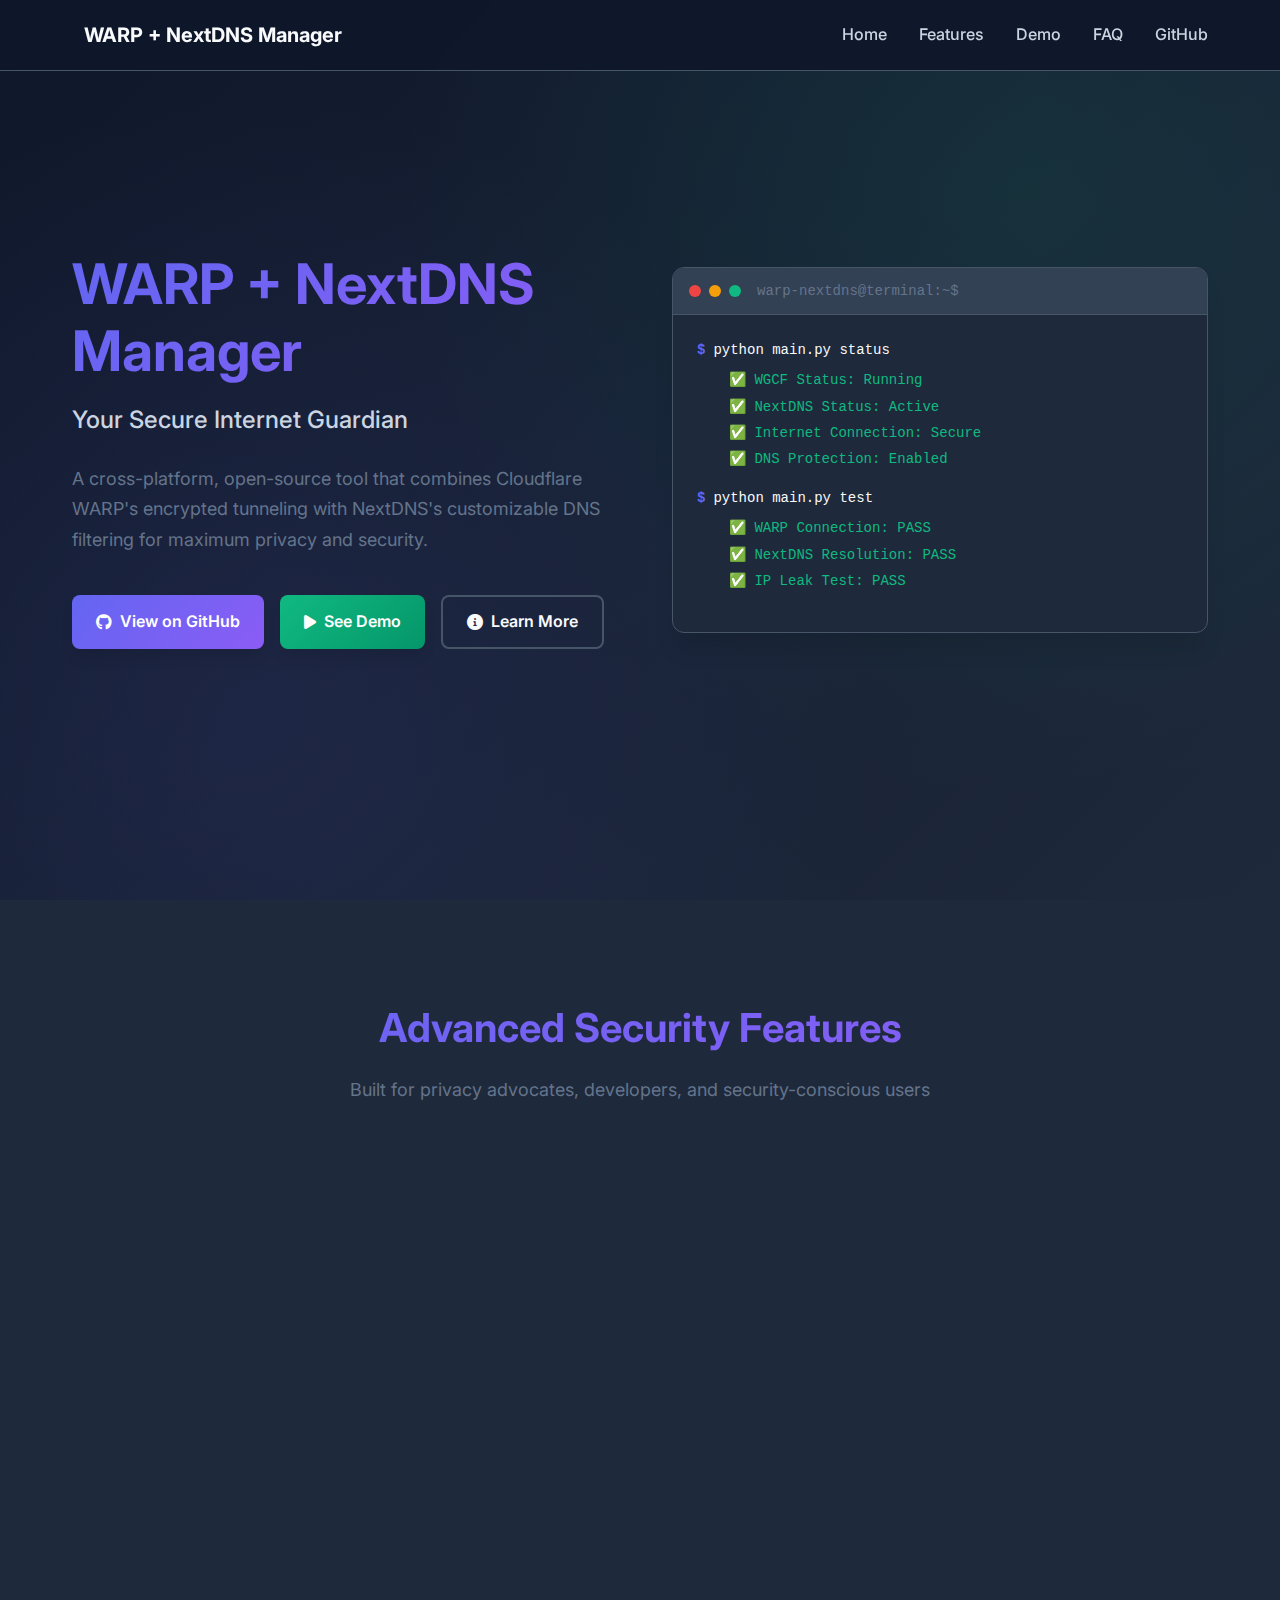
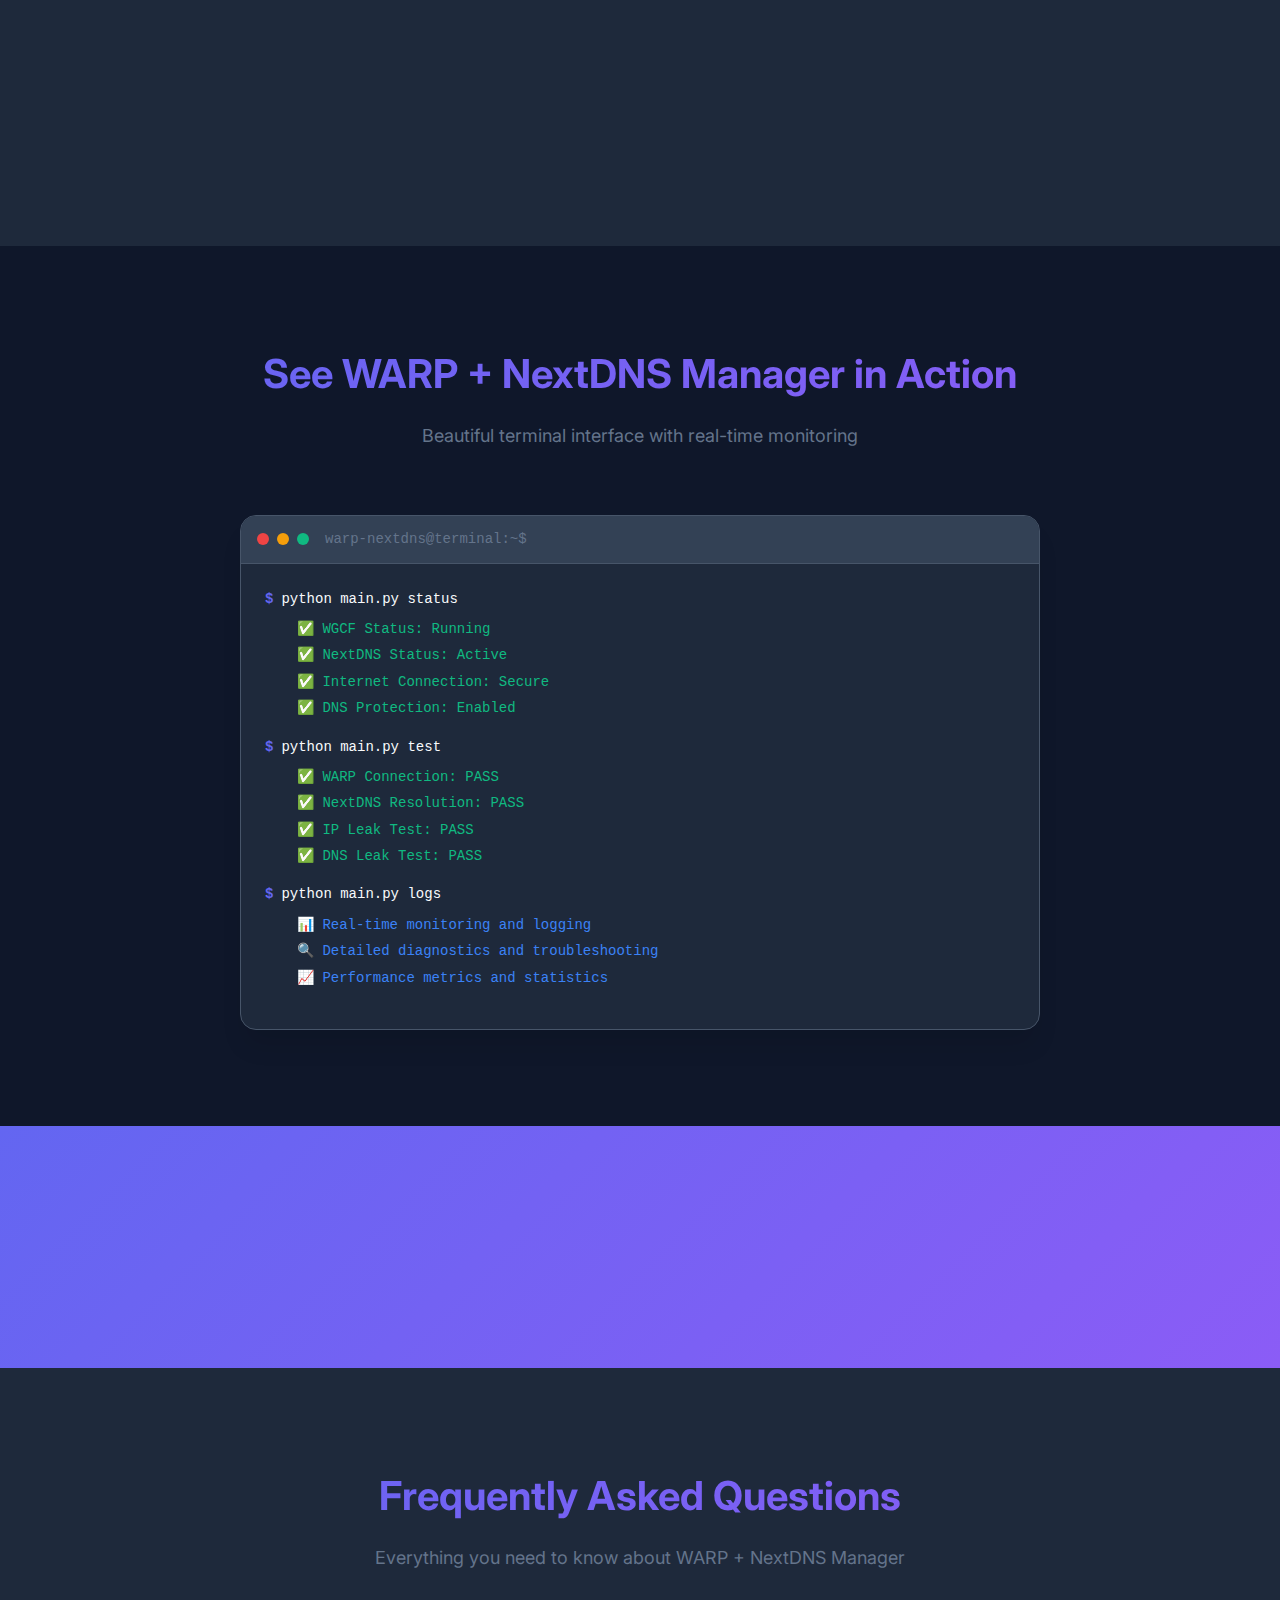
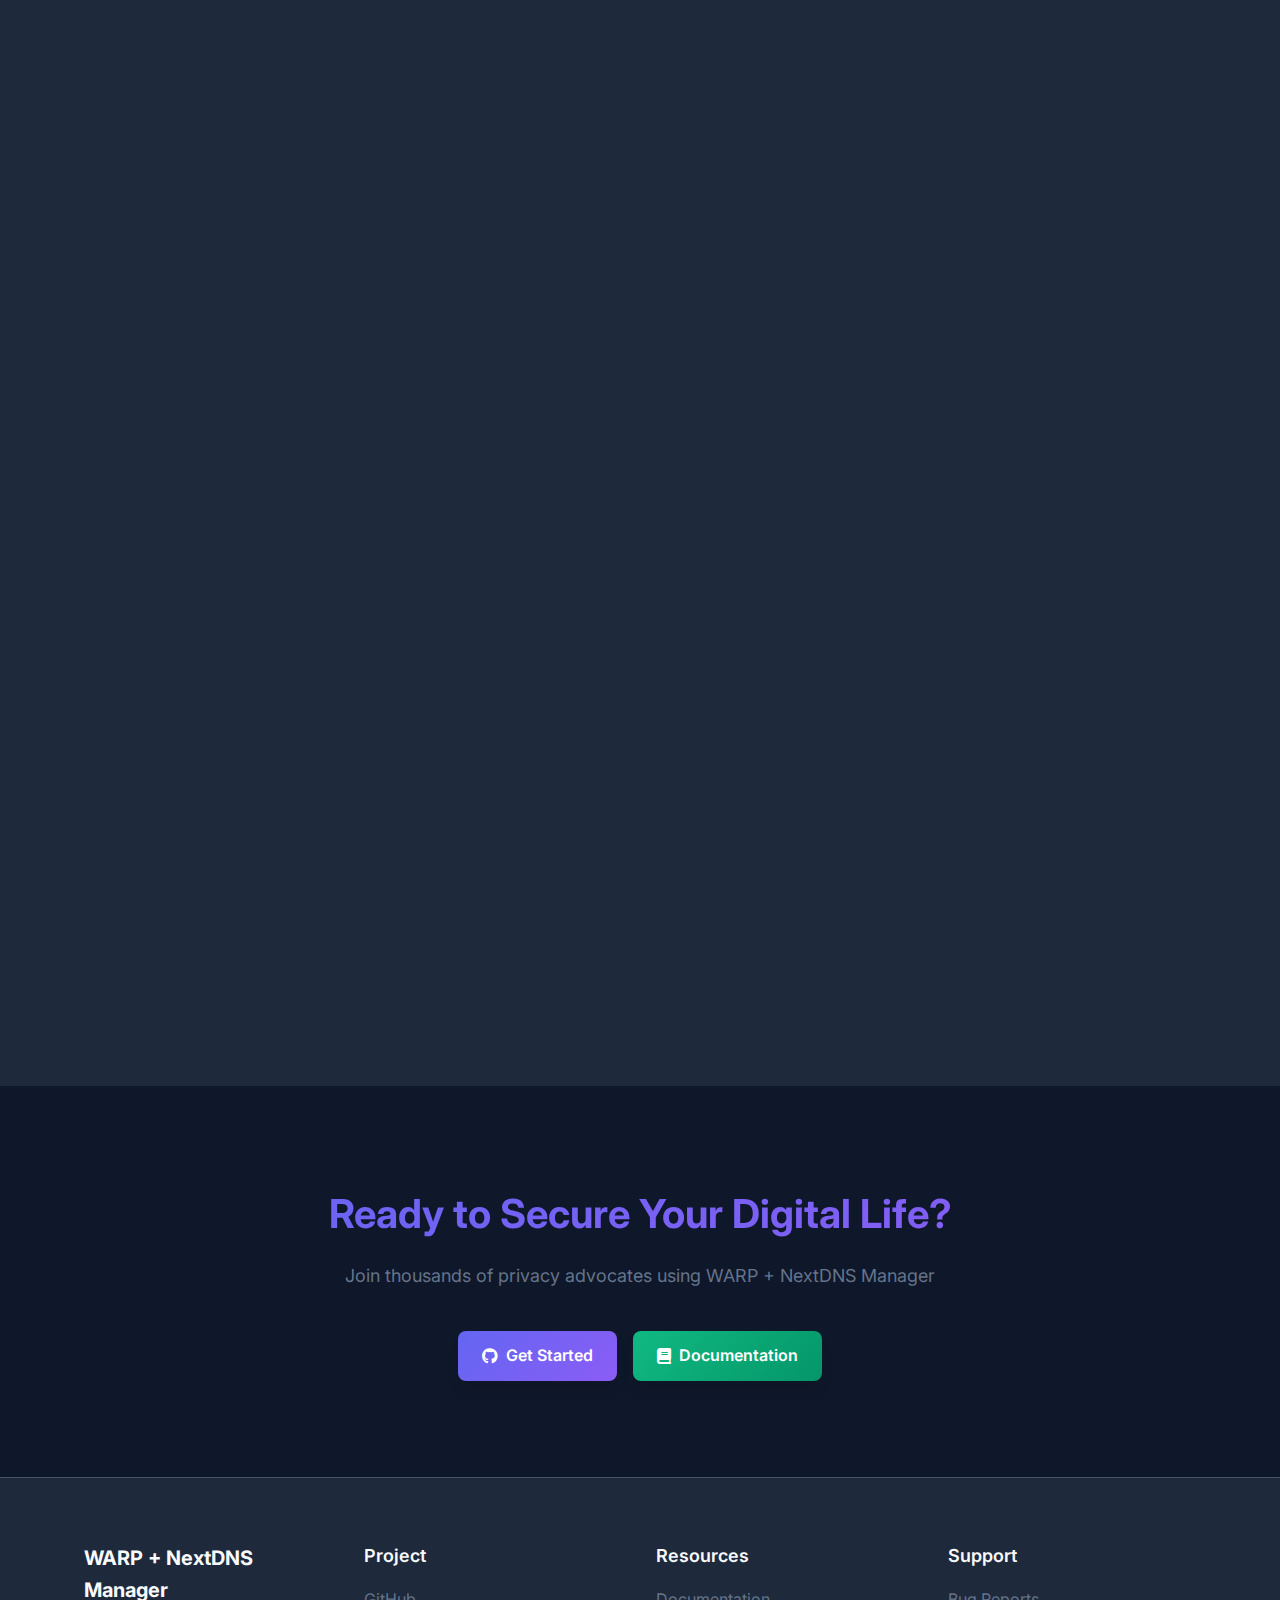
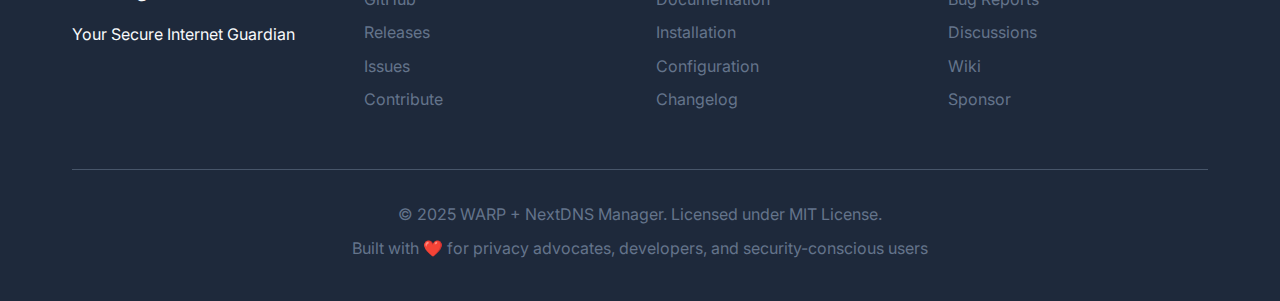
<file: index.html>
<!DOCTYPE html>
<html lang="en">
<head>
    <meta charset="UTF-8">
    <meta name="viewport" content="width=device-width, initial-scale=1.0">
    <title>WARP + NextDNS Manager - Your Secure Internet Guardian</title>
    <link rel="stylesheet" href="styles.css">
    <link href="https://fonts.googleapis.com/css2?family=Inter:wght@300;400;500;600;700&display=swap" rel="stylesheet">
    <link rel="stylesheet" href="https://cdnjs.cloudflare.com/ajax/libs/font-awesome/6.0.0/css/all.min.css">
</head>
<body>
    <!-- Navigation -->
    <nav class="navbar">
        <div class="nav-container">
            <div class="nav-logo">
                <i class="fas fa-shield-halved"></i>
                <span>WARP + NextDNS Manager</span>
            </div>
            <ul class="nav-menu">
                <li><a href="#home">Home</a></li>
                <li><a href="#features">Features</a></li>
                <li><a href="#demo">Demo</a></li>
                <li><a href="#faq">FAQ</a></li>
                <li><a href="https://github.com/nightcodex7/warp-nextdns-wireguard" target="_blank">GitHub</a></li>
            </ul>
            <div class="hamburger">
                <span></span>
                <span></span>
                <span></span>
            </div>
        </div>
    </nav>

    <!-- Hero Section -->
    <section id="home" class="hero">
        <div class="hero-container">
            <div class="hero-content">
                <h1 class="hero-title">WARP + NextDNS Manager</h1>
                <h2 class="hero-subtitle">Your Secure Internet Guardian</h2>
                <p class="hero-description">
                    A cross-platform, open-source tool that combines Cloudflare WARP's encrypted tunneling with NextDNS's customizable DNS filtering for maximum privacy and security.
                </p>
                <div class="hero-buttons">
                    <a href="https://github.com/nightcodex7/warp-nextdns-wireguard" class="btn btn-primary" target="_blank">
                        <i class="fab fa-github"></i> View on GitHub
                    </a>
                    <a href="#demo" class="btn btn-secondary">
                        <i class="fas fa-play"></i> See Demo
                    </a>
                    <a href="#features" class="btn btn-outline">
                        <i class="fas fa-info-circle"></i> Learn More
                    </a>
                </div>
            </div>
            <div class="hero-visual">
                <div class="terminal-window">
                    <div class="terminal-header">
                        <div class="terminal-buttons">
                            <span class="btn-red"></span>
                            <span class="btn-yellow"></span>
                            <span class="btn-green"></span>
                        </div>
                        <span class="terminal-title">warp-nextdns@terminal:~$</span>
                    </div>
                    <div class="terminal-content">
                        <div class="terminal-line">
                            <span class="prompt">$</span>
                            <span class="command">python main.py status</span>
                        </div>
                        <div class="terminal-output">
                            <div class="status-line success">✅ WGCF Status: Running</div>
                            <div class="status-line success">✅ NextDNS Status: Active</div>
                            <div class="status-line success">✅ Internet Connection: Secure</div>
                            <div class="status-line success">✅ DNS Protection: Enabled</div>
                        </div>
                        <div class="terminal-line">
                            <span class="prompt">$</span>
                            <span class="command">python main.py test</span>
                        </div>
                        <div class="terminal-output">
                            <div class="status-line success">✅ WARP Connection: PASS</div>
                            <div class="status-line success">✅ NextDNS Resolution: PASS</div>
                            <div class="status-line success">✅ IP Leak Test: PASS</div>
                        </div>
                    </div>
                </div>
            </div>
        </div>
    </section>

    <!-- Features Section -->
    <section id="features" class="features">
        <div class="container">
            <div class="section-header">
                <h2>Advanced Security Features</h2>
                <p>Built for privacy advocates, developers, and security-conscious users</p>
            </div>
            <div class="features-grid">
                <div class="feature-card">
                    <div class="feature-icon">
                        <i class="fas fa-network-wired"></i>
                    </div>
                    <h3>Full WARP Integration</h3>
                    <p>WireGuard-based tunneling through Cloudflare's global network for maximum privacy and performance.</p>
                </div>
                <div class="feature-card">
                    <div class="feature-icon">
                        <i class="fas fa-filter"></i>
                    </div>
                    <h3>NextDNS Filtering</h3>
                    <p>Customizable DNS filtering with ad/tracker blocking, malware protection, and parental controls.</p>
                </div>
                <div class="feature-card">
                    <div class="feature-icon">
                        <i class="fas fa-user-shield"></i>
                    </div>
                    <h3>Automatic Elevation</h3>
                    <p>Smart privilege escalation that handles admin/root access automatically across all platforms.</p>
                </div>
                <div class="feature-card">
                    <div class="feature-icon">
                        <i class="fas fa-desktop"></i>
                    </div>
                    <h3>Cross-Platform Support</h3>
                    <p>Native support for Linux, Windows, and macOS with automatic OS and architecture detection.</p>
                </div>
                <div class="feature-card">
                    <div class="feature-icon">
                        <i class="fas fa-ban"></i>
                    </div>
                    <h3>Zero Logging</h3>
                    <p>No telemetry, no history tracking, no sign-in required. Complete privacy by design.</p>
                </div>
                <div class="feature-card">
                    <div class="feature-icon">
                        <i class="fas fa-terminal"></i>
                    </div>
                    <h3>Rich CLI Interface</h3>
                    <p>Beautiful terminal interface with real-time monitoring, status tracking, and comprehensive logging.</p>
                </div>
            </div>
        </div>
    </section>

    <!-- Demo Section -->
    <section id="demo" class="demo">
        <div class="container">
            <div class="section-header">
                <h2>See WARP + NextDNS Manager in Action</h2>
                <p>Beautiful terminal interface with real-time monitoring</p>
            </div>
            <div class="demo-container">
                <div class="demo-terminal">
                    <div class="terminal-header">
                        <div class="terminal-buttons">
                            <span class="btn-red"></span>
                            <span class="btn-yellow"></span>
                            <span class="btn-green"></span>
                        </div>
                        <span class="terminal-title">warp-nextdns@terminal:~$</span>
                    </div>
                    <div class="terminal-content">
                        <div class="terminal-line">
                            <span class="prompt">$</span>
                            <span class="command">python main.py status</span>
                        </div>
                        <div class="terminal-output">
                            <div class="status-line success">✅ WGCF Status: Running</div>
                            <div class="status-line success">✅ NextDNS Status: Active</div>
                            <div class="status-line success">✅ Internet Connection: Secure</div>
                            <div class="status-line success">✅ DNS Protection: Enabled</div>
                        </div>
                        <div class="terminal-line">
                            <span class="prompt">$</span>
                            <span class="command">python main.py test</span>
                        </div>
                        <div class="terminal-output">
                            <div class="status-line success">✅ WARP Connection: PASS</div>
                            <div class="status-line success">✅ NextDNS Resolution: PASS</div>
                            <div class="status-line success">✅ IP Leak Test: PASS</div>
                            <div class="status-line success">✅ DNS Leak Test: PASS</div>
                        </div>
                        <div class="terminal-line">
                            <span class="prompt">$</span>
                            <span class="command">python main.py logs</span>
                        </div>
                        <div class="terminal-output">
                            <div class="status-line info">📊 Real-time monitoring and logging</div>
                            <div class="status-line info">🔍 Detailed diagnostics and troubleshooting</div>
                            <div class="status-line info">📈 Performance metrics and statistics</div>
                        </div>
                    </div>
                </div>
            </div>
        </div>
    </section>

    <!-- Stats Section -->
    <section class="stats">
        <div class="container">
            <div class="stats-grid">
                <div class="stat-item">
                    <div class="stat-number">3</div>
                    <div class="stat-label">Platforms</div>
                </div>
                <div class="stat-item">
                    <div class="stat-number">256-bit</div>
                    <div class="stat-label">Encryption</div>
                </div>
                <div class="stat-item">
                    <div class="stat-number">0</div>
                    <div class="stat-label">Logs</div>
                </div>
                <div class="stat-item">
                    <div class="stat-number">100%</div>
                    <div class="stat-label">Open Source</div>
                </div>
            </div>
        </div>
    </section>

    <!-- FAQ Section -->
    <section id="faq" class="faq">
        <div class="container">
            <div class="section-header">
                <h2>Frequently Asked Questions</h2>
                <p>Everything you need to know about WARP + NextDNS Manager</p>
            </div>
            <div class="faq-grid">
                <div class="faq-item">
                    <h3>Is WARP + NextDNS Manager really free and open source?</h3>
                    <p>Yes! WARP + NextDNS Manager is completely free and open source under the MIT License. You can view, modify, and distribute the code freely.</p>
                </div>
                <div class="faq-item">
                    <h3>How does WARP + NextDNS Manager protect my privacy?</h3>
                    <p>WARP + NextDNS Manager routes all your internet traffic through Cloudflare WARP with NextDNS filtering, preventing IP leaks, DNS leaks, and ensuring complete privacy with zero logging.</p>
                </div>
                <div class="faq-item">
                    <h3>Which platforms are supported?</h3>
                    <p>WARP + NextDNS Manager works on Windows, Linux, and macOS. We provide both Python packages and standalone executables for easy installation.</p>
                </div>
                <div class="faq-item">
                    <h3>Do you log any user data?</h3>
                    <p>No. WARP + NextDNS Manager has zero logging policy - no telemetry, no history tracking, no user data collection. Your privacy is our priority.</p>
                </div>
                <div class="faq-item">
                    <h3>How do I get started?</h3>
                    <p>Clone the repository, install dependencies, run the setup wizard, and start protecting your internet connection. Check our documentation for detailed instructions.</p>
                </div>
            </div>
        </div>
    </section>

    <!-- CTA Section -->
    <section class="cta">
        <div class="container">
            <div class="cta-content">
                <h2>Ready to Secure Your Digital Life?</h2>
                <p>Join thousands of privacy advocates using WARP + NextDNS Manager</p>
                <div class="cta-buttons">
                    <a href="https://github.com/nightcodex7/warp-nextdns-wireguard" class="btn btn-primary" target="_blank">
                        <i class="fab fa-github"></i> Get Started
                    </a>
                    <a href="https://github.com/nightcodex7/warp-nextdns-wireguard" class="btn btn-secondary" target="_blank">
                        <i class="fas fa-book"></i> Documentation
                    </a>
                </div>
            </div>
        </div>
    </section>

    <!-- Footer -->
    <footer class="footer">
        <div class="container">
            <div class="footer-content">
                <div class="footer-section">
                    <div class="footer-logo">
                        <i class="fas fa-shield-halved"></i>
                        <span>WARP + NextDNS Manager</span>
                    </div>
                    <p>Your Secure Internet Guardian</p>
                </div>
                <div class="footer-section">
                    <h4>Project</h4>
                    <ul>
                        <li><a href="https://github.com/nightcodex7/warp-nextdns-wireguard" target="_blank">GitHub</a></li>
                        <li><a href="https://github.com/nightcodex7/warp-nextdns-wireguard/releases" target="_blank">Releases</a></li>
                        <li><a href="https://github.com/nightcodex7/warp-nextdns-wireguard/issues" target="_blank">Issues</a></li>
                        <li><a href="https://github.com/nightcodex7/warp-nextdns-wireguard" target="_blank">Contribute</a></li>
                    </ul>
                </div>
                <div class="footer-section">
                    <h4>Resources</h4>
                    <ul>
                        <li><a href="https://github.com/nightcodex7/warp-nextdns-wireguard" target="_blank">Documentation</a></li>
                        <li><a href="https://github.com/nightcodex7/warp-nextdns-wireguard" target="_blank">Installation</a></li>
                        <li><a href="https://github.com/nightcodex7/warp-nextdns-wireguard" target="_blank">Configuration</a></li>
                        <li><a href="https://github.com/nightcodex7/warp-nextdns-wireguard" target="_blank">Changelog</a></li>
                    </ul>
                </div>
                <div class="footer-section">
                    <h4>Support</h4>
                    <ul>
                        <li><a href="https://github.com/nightcodex7/warp-nextdns-wireguard/issues" target="_blank">Bug Reports</a></li>
                        <li><a href="https://github.com/nightcodex7/warp-nextdns-wireguard/discussions" target="_blank">Discussions</a></li>
                        <li><a href="https://github.com/nightcodex7/warp-nextdns-wireguard" target="_blank">Wiki</a></li>
                        <li><a href="https://github.com/nightcodex7/warp-nextdns-wireguard" target="_blank">Sponsor</a></li>
                    </ul>
                </div>
            </div>
            <div class="footer-bottom">
                <p>&copy; 2025 WARP + NextDNS Manager. Licensed under MIT License.</p>
                <p>Built with ❤️ for privacy advocates, developers, and security-conscious users</p>
            </div>
        </div>
    </footer>

    <script src="script.js"></script>
</body>
</html>
</file>
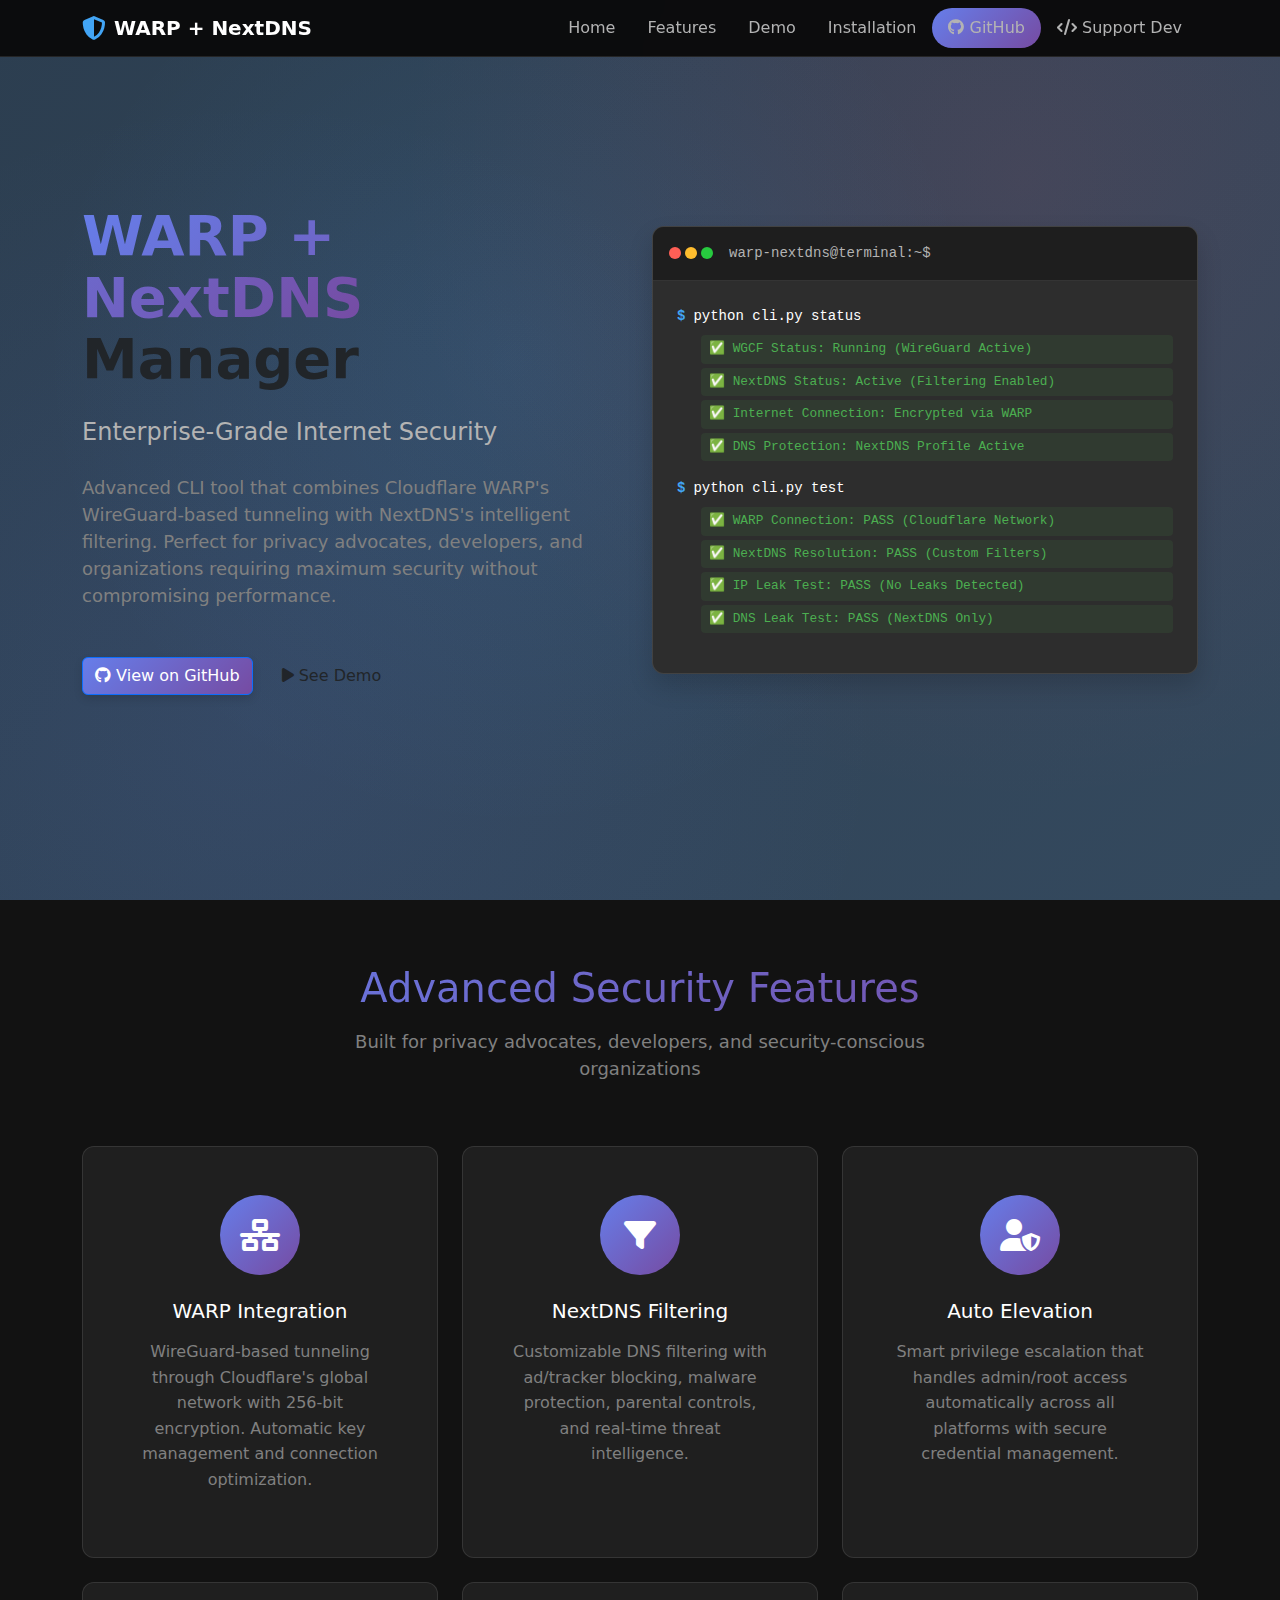
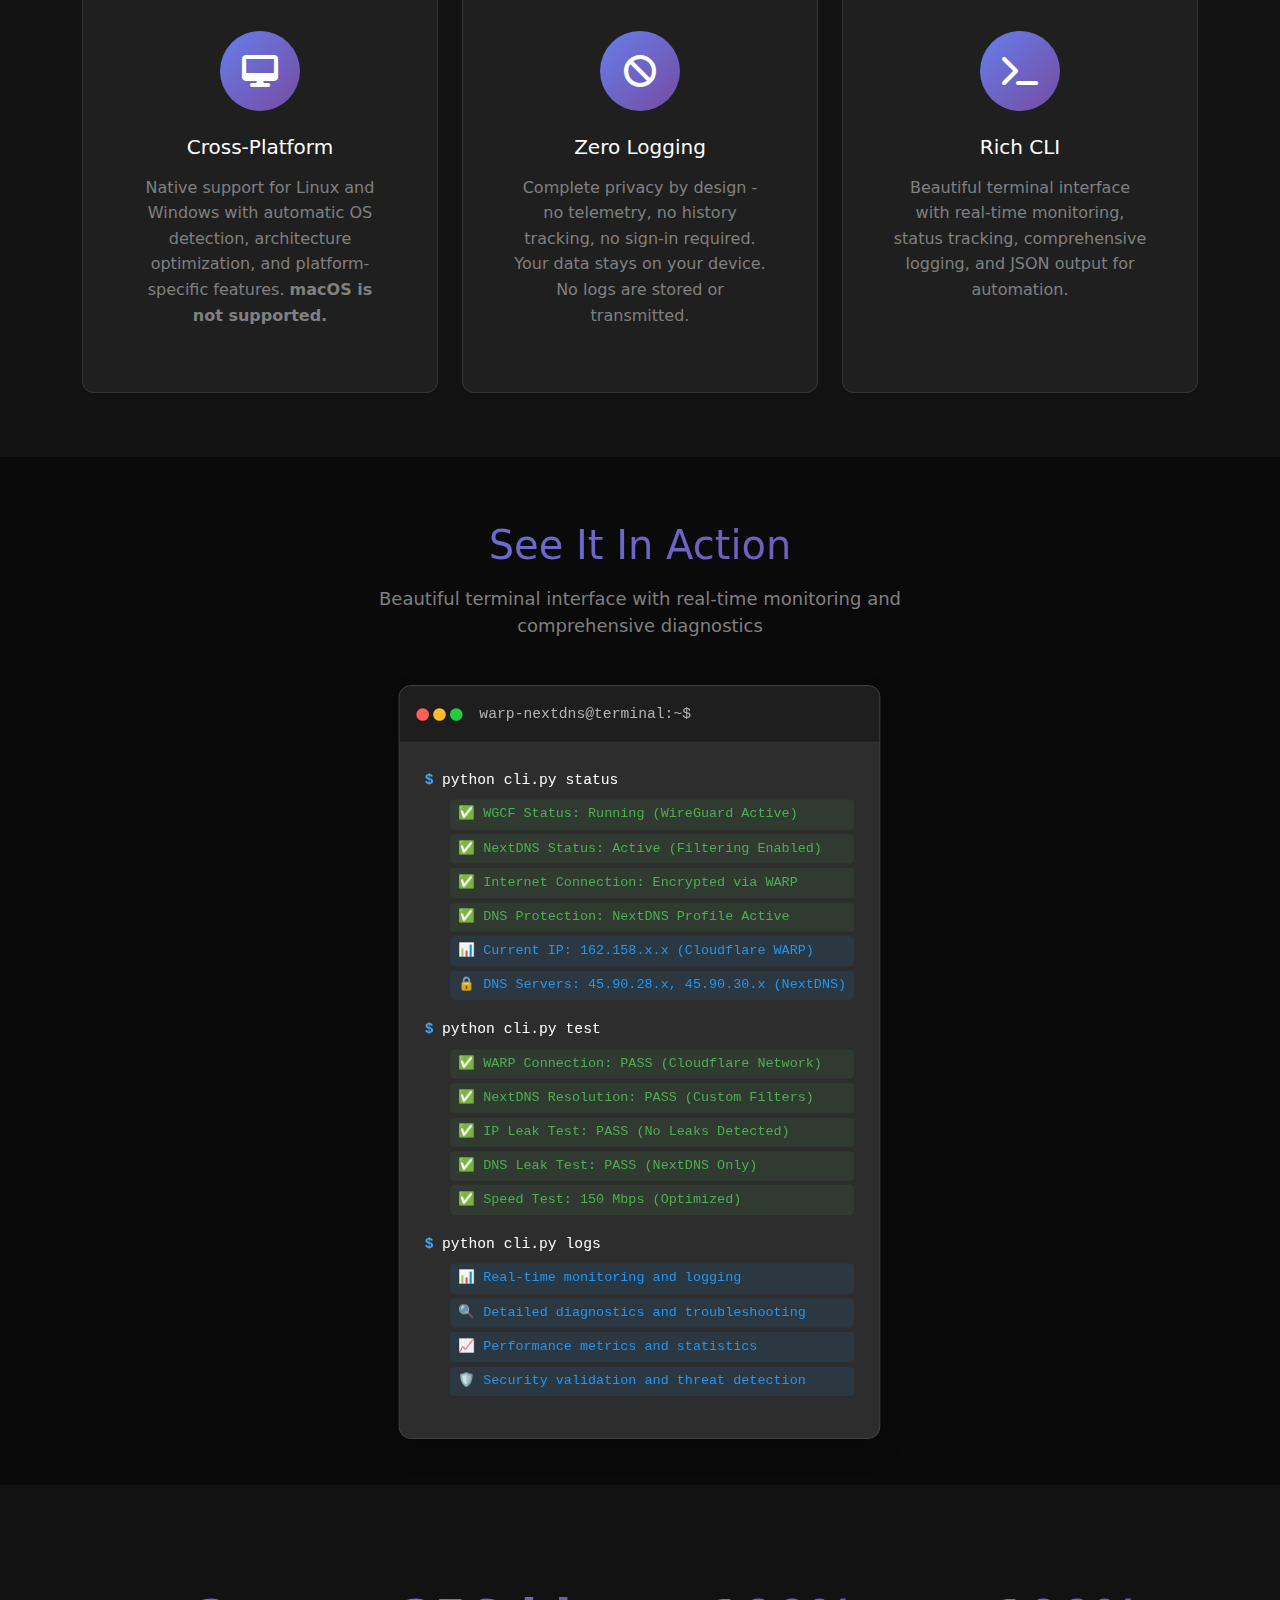
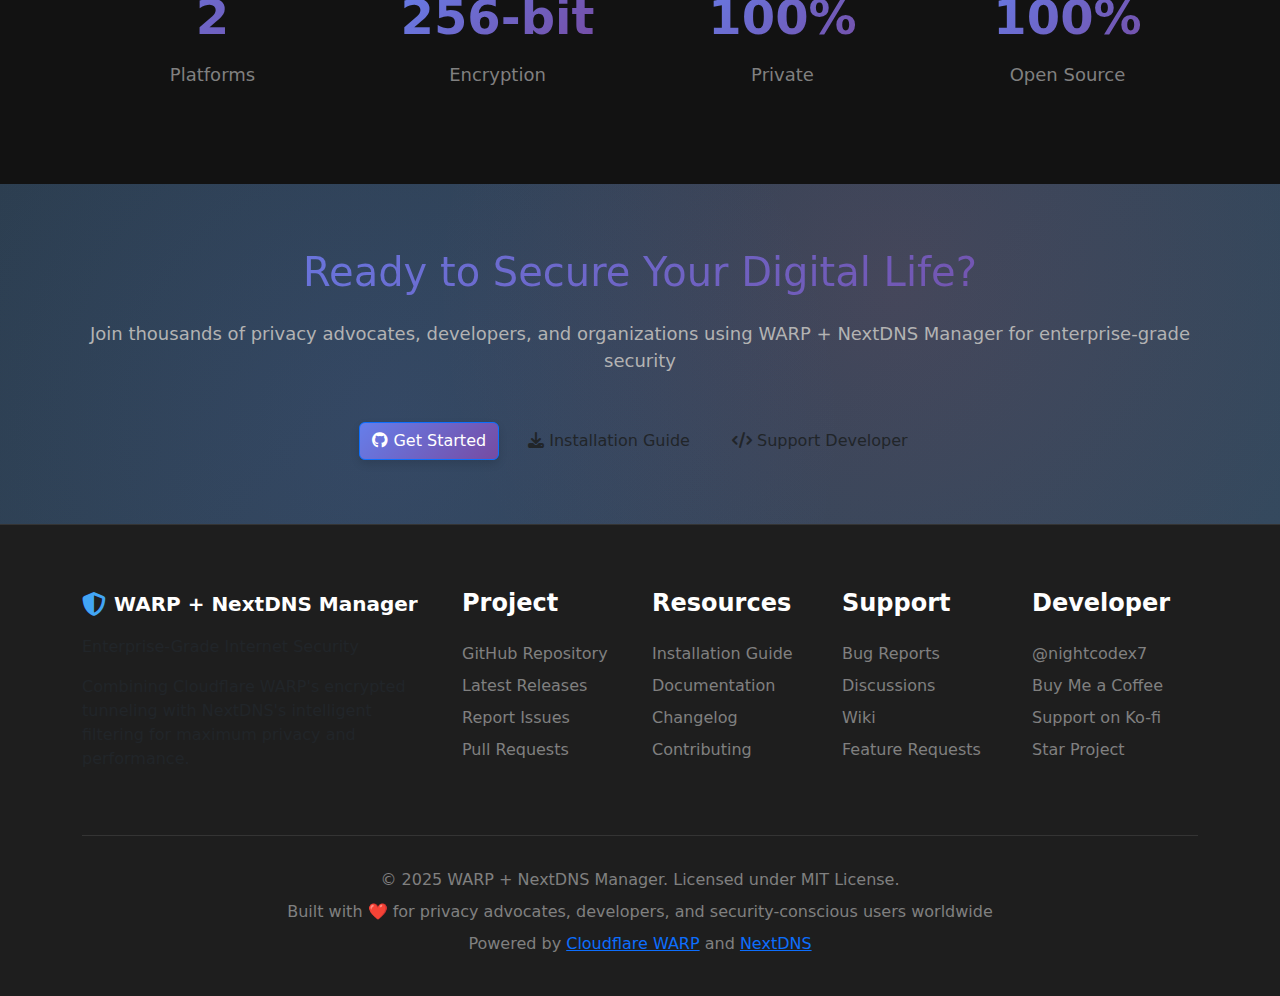
<file: docs/index.html>
<!DOCTYPE html>
<html lang="en">
<head>
    <meta charset="UTF-8">
    <meta name="viewport" content="width=device-width, initial-scale=1.0">
    <title>WARP + NextDNS Manager - Enterprise-Grade VPN & DNS Security</title>
    <meta name="description" content="Cross-platform CLI tool for Cloudflare WARP tunneling with NextDNS integration. Secure your internet traffic with enterprise-grade encryption and customizable DNS filtering.">
    <link rel="stylesheet" href="styles.css?v=2.1.0">
    <link href="https://fonts.googleapis.com/css2?family=Inter:wght@300;400;500;600;700;800&display=swap" rel="stylesheet">
    <link href="https://cdnjs.cloudflare.com/ajax/libs/font-awesome/6.4.0/css/all.min.css" rel="stylesheet">
    <link href="https://cdn.jsdelivr.net/npm/bootstrap@5.3.0/dist/css/bootstrap.min.css" rel="stylesheet">
</head>
<body>
    <!-- Navigation -->
    <nav class="navbar navbar-expand-lg fixed-top">
        <div class="container">
            <a class="navbar-brand" href="#home">
                <i class="fas fa-shield-halved"></i>
                <span>WARP + NextDNS</span>
            </a>
            <button class="navbar-toggler" type="button" data-bs-toggle="collapse" data-bs-target="#navbarNav">
                <span class="navbar-toggler-icon"></span>
            </button>
            <div class="collapse navbar-collapse" id="navbarNav">
                <ul class="navbar-nav ms-auto">
                    <li class="nav-item">
                        <a class="nav-link" href="#home">Home</a>
                    </li>
                    <li class="nav-item">
                        <a class="nav-link" href="#features">Features</a>
                    </li>
                    <li class="nav-item">
                        <a class="nav-link" href="#demo">Demo</a>
                    </li>
                    <li class="nav-item">
                        <a class="nav-link" href="installation.html">Installation</a>
                    </li>
                    <li class="nav-item">
                        <a class="nav-link btn-github" href="https://github.com/nightcodex7/warp-nextdns-wireguard" target="_blank">
                            <i class="fab fa-github"></i> GitHub
                        </a>
                    </li>
                    <li class="nav-item">
                        <a class="nav-link btn-developer-support" href="https://github.com/nightcodex7/warp-nextdns-wireguard/issues" target="_blank">
                            <i class="fas fa-code"></i> Support Dev
                        </a>
                    </li>
                </ul>
            </div>
        </div>
    </nav>

    <!-- Hero Section -->
    <section id="home" class="hero">
        <div class="hero-bg"></div>
        <div class="container">
            <div class="row align-items-center min-vh-100">
                <div class="col-lg-6">
                    <div class="hero-content">
                        <h1 class="hero-title">
                            <span class="gradient-text">WARP + NextDNS</span>
                            <br>Manager
                        </h1>
                        <p class="hero-subtitle">Enterprise-Grade Internet Security</p>
                        <p class="hero-description">
                            Advanced CLI tool that combines Cloudflare WARP's WireGuard-based tunneling with NextDNS's intelligent filtering. 
                            Perfect for privacy advocates, developers, and organizations requiring maximum security without compromising performance.
                        </p>
                        <div class="hero-buttons">
                            <a href="https://github.com/nightcodex7/warp-nextdns-wireguard" class="btn btn-primary" target="_blank">
                                <i class="fab fa-github"></i> View on GitHub
                            </a>
                            <a href="#demo" class="btn btn-outline">
                                <i class="fas fa-play"></i> See Demo
                            </a>
                        </div>
                    </div>
                </div>
                <div class="col-lg-6">
                    <div class="hero-visual">
                        <div class="terminal-card">
                            <div class="terminal-header">
                                <div class="terminal-buttons">
                                    <span class="btn-red"></span>
                                    <span class="btn-yellow"></span>
                                    <span class="btn-green"></span>
                                </div>
                                <span class="terminal-title">warp-nextdns@terminal:~$</span>
                            </div>
                            <div class="terminal-content">
                                <div class="terminal-line">
                                    <span class="prompt">$</span>
                                    <span class="command">python cli.py status</span>
                                </div>
                                <div class="terminal-output">
                                    <div class="status-line success">✅ WGCF Status: Running (WireGuard Active)</div>
                                    <div class="status-line success">✅ NextDNS Status: Active (Filtering Enabled)</div>
                                    <div class="status-line success">✅ Internet Connection: Encrypted via WARP</div>
                                    <div class="status-line success">✅ DNS Protection: NextDNS Profile Active</div>
                                </div>
                                <div class="terminal-line">
                                    <span class="prompt">$</span>
                                    <span class="command">python cli.py test</span>
                                </div>
                                <div class="terminal-output">
                                    <div class="status-line success">✅ WARP Connection: PASS (Cloudflare Network)</div>
                                    <div class="status-line success">✅ NextDNS Resolution: PASS (Custom Filters)</div>
                                    <div class="status-line success">✅ IP Leak Test: PASS (No Leaks Detected)</div>
                                    <div class="status-line success">✅ DNS Leak Test: PASS (NextDNS Only)</div>
                                </div>
                            </div>
                        </div>
                    </div>
                </div>
            </div>
        </div>
    </section>

    <!-- Features Section -->
    <section id="features" class="features">
        <div class="container">
            <div class="section-header text-center">
                <h2 class="gradient-text">Advanced Security Features</h2>
                <p>Built for privacy advocates, developers, and security-conscious organizations</p>
            </div>
            <div class="row g-4">
                <div class="col-lg-4 col-md-6">
                    <div class="feature-card">
                        <div class="feature-icon">
                            <i class="fas fa-network-wired"></i>
                        </div>
                        <h3>WARP Integration</h3>
                        <p>WireGuard-based tunneling through Cloudflare's global network with 256-bit encryption. Automatic key management and connection optimization.</p>
                    </div>
                </div>
                <div class="col-lg-4 col-md-6">
                    <div class="feature-card">
                        <div class="feature-icon">
                            <i class="fas fa-filter"></i>
                        </div>
                        <h3>NextDNS Filtering</h3>
                        <p>Customizable DNS filtering with ad/tracker blocking, malware protection, parental controls, and real-time threat intelligence.</p>
                    </div>
                </div>
                <div class="col-lg-4 col-md-6">
                    <div class="feature-card">
                        <div class="feature-icon">
                            <i class="fas fa-user-shield"></i>
                        </div>
                        <h3>Auto Elevation</h3>
                        <p>Smart privilege escalation that handles admin/root access automatically across all platforms with secure credential management.</p>
                    </div>
                </div>
                <div class="col-lg-4 col-md-6">
                    <div class="feature-card">
                        <div class="feature-icon">
                            <i class="fas fa-desktop"></i>
                        </div>
                        <h3>Cross-Platform</h3>
                        <p>Native support for Linux and Windows with automatic OS detection, architecture optimization, and platform-specific features. <strong>macOS is not supported.</strong></p>
                    </div>
                </div>
                <div class="col-lg-4 col-md-6">
                    <div class="feature-card">
                        <div class="feature-icon">
                            <i class="fas fa-ban"></i>
                        </div>
                        <h3>Zero Logging</h3>
                        <p>Complete privacy by design - no telemetry, no history tracking, no sign-in required. Your data stays on your device. No logs are stored or transmitted.</p>
                    </div>
                </div>
                <div class="col-lg-4 col-md-6">
                    <div class="feature-card">
                        <div class="feature-icon">
                            <i class="fas fa-terminal"></i>
                        </div>
                        <h3>Rich CLI</h3>
                        <p>Beautiful terminal interface with real-time monitoring, status tracking, comprehensive logging, and JSON output for automation.</p>
                    </div>
                </div>
            </div>
        </div>
    </section>

    <!-- Demo Section -->
    <section id="demo" class="demo">
        <div class="container">
            <div class="section-header text-center">
                <h2 class="gradient-text">See It In Action</h2>
                <p>Beautiful terminal interface with real-time monitoring and comprehensive diagnostics</p>
            </div>
            <div class="demo-container">
                <div class="terminal-card large">
                    <div class="terminal-header">
                        <div class="terminal-buttons">
                            <span class="btn-red"></span>
                            <span class="btn-yellow"></span>
                            <span class="btn-green"></span>
                        </div>
                        <span class="terminal-title">warp-nextdns@terminal:~$</span>
                    </div>
                    <div class="terminal-content">
                        <div class="terminal-line">
                            <span class="prompt">$</span>
                            <span class="command">python cli.py status</span>
                        </div>
                        <div class="terminal-output">
                            <div class="status-line success">✅ WGCF Status: Running (WireGuard Active)</div>
                            <div class="status-line success">✅ NextDNS Status: Active (Filtering Enabled)</div>
                            <div class="status-line success">✅ Internet Connection: Encrypted via WARP</div>
                            <div class="status-line success">✅ DNS Protection: NextDNS Profile Active</div>
                            <div class="status-line info">📊 Current IP: 162.158.x.x (Cloudflare WARP)</div>
                            <div class="status-line info">🔒 DNS Servers: 45.90.28.x, 45.90.30.x (NextDNS)</div>
                        </div>
                        <div class="terminal-line">
                            <span class="prompt">$</span>
                            <span class="command">python cli.py test</span>
                        </div>
                        <div class="terminal-output">
                            <div class="status-line success">✅ WARP Connection: PASS (Cloudflare Network)</div>
                            <div class="status-line success">✅ NextDNS Resolution: PASS (Custom Filters)</div>
                            <div class="status-line success">✅ IP Leak Test: PASS (No Leaks Detected)</div>
                            <div class="status-line success">✅ DNS Leak Test: PASS (NextDNS Only)</div>
                            <div class="status-line success">✅ Speed Test: 150 Mbps (Optimized)</div>
                        </div>
                        <div class="terminal-line">
                            <span class="prompt">$</span>
                            <span class="command">python cli.py logs</span>
                        </div>
                        <div class="terminal-output">
                            <div class="status-line info">📊 Real-time monitoring and logging</div>
                            <div class="status-line info">🔍 Detailed diagnostics and troubleshooting</div>
                            <div class="status-line info">📈 Performance metrics and statistics</div>
                            <div class="status-line info">🛡️ Security validation and threat detection</div>
                        </div>
                    </div>
                </div>
            </div>
        </div>
    </section>

    <!-- Stats Section -->
    <section class="stats">
        <div class="container">
            <div class="row text-center">
                <div class="col-lg-3 col-md-6">
                                            <div class="stat-item">
                            <div class="stat-number gradient-text">2</div>
                            <div class="stat-label">Platforms</div>
                        </div>
                </div>
                <div class="col-lg-3 col-md-6">
                    <div class="stat-item">
                        <div class="stat-number gradient-text">256-bit</div>
                        <div class="stat-label">Encryption</div>
                    </div>
                </div>
                <div class="col-lg-3 col-md-6">
                                    <div class="stat-item">
                    <div class="stat-number gradient-text">100%</div>
                    <div class="stat-label">Private</div>
                </div>
                </div>
                <div class="col-lg-3 col-md-6">
                    <div class="stat-item">
                        <div class="stat-number gradient-text">100%</div>
                        <div class="stat-label">Open Source</div>
                    </div>
                </div>
            </div>
        </div>
    </section>

    <!-- CTA Section -->
    <section class="cta">
        <div class="container text-center">
            <div class="cta-content">
                <h2 class="gradient-text">Ready to Secure Your Digital Life?</h2>
                <p>Join thousands of privacy advocates, developers, and organizations using WARP + NextDNS Manager for enterprise-grade security</p>
                <div class="cta-buttons">
                    <a href="https://github.com/nightcodex7/warp-nextdns-wireguard" class="btn btn-primary" target="_blank">
                        <i class="fab fa-github"></i> Get Started
                    </a>
                    <a href="installation.html" class="btn btn-outline">
                        <i class="fas fa-download"></i> Installation Guide
                    </a>
                    <a href="https://github.com/nightcodex7/warp-nextdns-wireguard/issues" class="btn btn-outline" target="_blank">
                        <i class="fas fa-code"></i> Support Developer
                    </a>
                </div>
            </div>
        </div>
    </section>

    <!-- Footer -->
    <footer class="footer">
        <div class="container">
            <div class="row">
                <div class="col-lg-4">
                    <div class="footer-brand">
                        <i class="fas fa-shield-halved"></i>
                        <span>WARP + NextDNS Manager</span>
                    </div>
                    <p>Enterprise-Grade Internet Security</p>
                    <p>Combining Cloudflare WARP's encrypted tunneling with NextDNS's intelligent filtering for maximum privacy and performance.</p>
                </div>
                <div class="col-lg-2 col-md-6">
                    <h4>Project</h4>
                    <ul>
                        <li><a href="https://github.com/nightcodex7/warp-nextdns-wireguard" target="_blank">GitHub Repository</a></li>
                        <li><a href="https://github.com/nightcodex7/warp-nextdns-wireguard/releases" target="_blank">Latest Releases</a></li>
                        <li><a href="https://github.com/nightcodex7/warp-nextdns-wireguard/issues" target="_blank">Report Issues</a></li>
                        <li><a href="https://github.com/nightcodex7/warp-nextdns-wireguard/pulls" target="_blank">Pull Requests</a></li>
                    </ul>
                </div>
                <div class="col-lg-2 col-md-6">
                    <h4>Resources</h4>
                    <ul>
                        <li><a href="installation.html">Installation Guide</a></li>
                        <li><a href="https://github.com/nightcodex7/warp-nextdns-wireguard/wiki" target="_blank">Documentation</a></li>
                        <li><a href="https://github.com/nightcodex7/warp-nextdns-wireguard/blob/main/CHANGELOG.md" target="_blank">Changelog</a></li>
                        <li><a href="https://github.com/nightcodex7/warp-nextdns-wireguard/blob/main/CONTRIBUTING.md" target="_blank">Contributing</a></li>
                    </ul>
                </div>
                <div class="col-lg-2 col-md-6">
                    <h4>Support</h4>
                    <ul>
                        <li><a href="https://github.com/nightcodex7/warp-nextdns-wireguard/issues" target="_blank">Bug Reports</a></li>
                        <li><a href="https://github.com/nightcodex7/warp-nextdns-wireguard/discussions" target="_blank">Discussions</a></li>
                        <li><a href="https://github.com/nightcodex7/warp-nextdns-wireguard/wiki" target="_blank">Wiki</a></li>
                        <li><a href="https://github.com/nightcodex7/warp-nextdns-wireguard/issues/new?template=feature_request.md" target="_blank">Feature Requests</a></li>
                    </ul>
                </div>
                <div class="col-lg-2 col-md-6">
                    <h4>Developer</h4>
                    <ul>
                        <li><a href="https://github.com/nightcodex7" target="_blank">@nightcodex7</a></li>
                        <li><a href="https://buymeacoffee.com/nightcode" target="_blank">Buy Me a Coffee</a></li>
                        <li><a href="https://ko-fi.com/nightcode" target="_blank">Support on Ko-fi</a></li>
                        <li><a href="https://github.com/nightcodex7/warp-nextdns-wireguard/stargazers" target="_blank">Star Project</a></li>
                    </ul>
                </div>
            </div>
            <div class="footer-bottom">
                <p>&copy; 2025 WARP + NextDNS Manager. Licensed under MIT License.</p>
                <p>Built with ❤️ for privacy advocates, developers, and security-conscious users worldwide</p>
                <p>Powered by <a href="https://www.cloudflare.com/warp/" target="_blank">Cloudflare WARP</a> and <a href="https://nextdns.io" target="_blank">NextDNS</a></p>
            </div>
        </div>
    </footer>

    <script src="https://cdn.jsdelivr.net/npm/bootstrap@5.3.0/dist/js/bootstrap.bundle.min.js"></script>
</body>
</html>
</file>
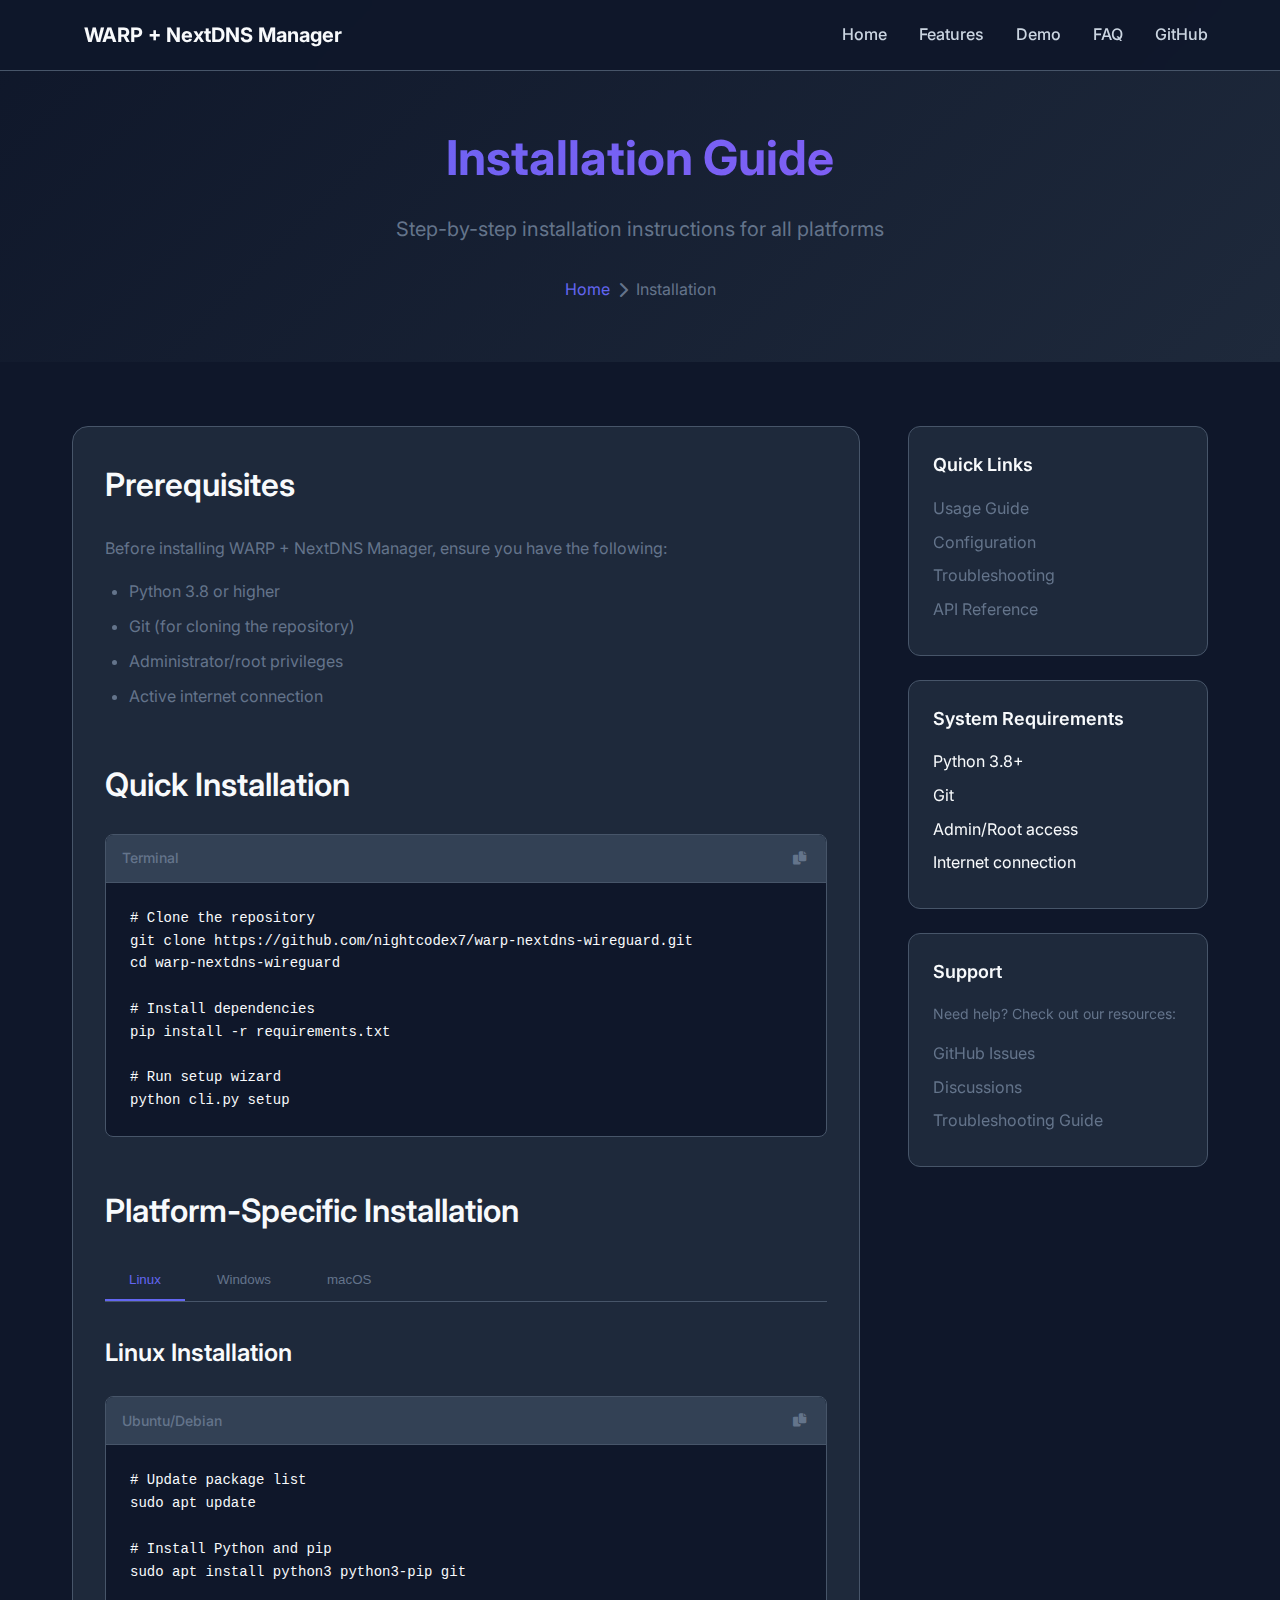
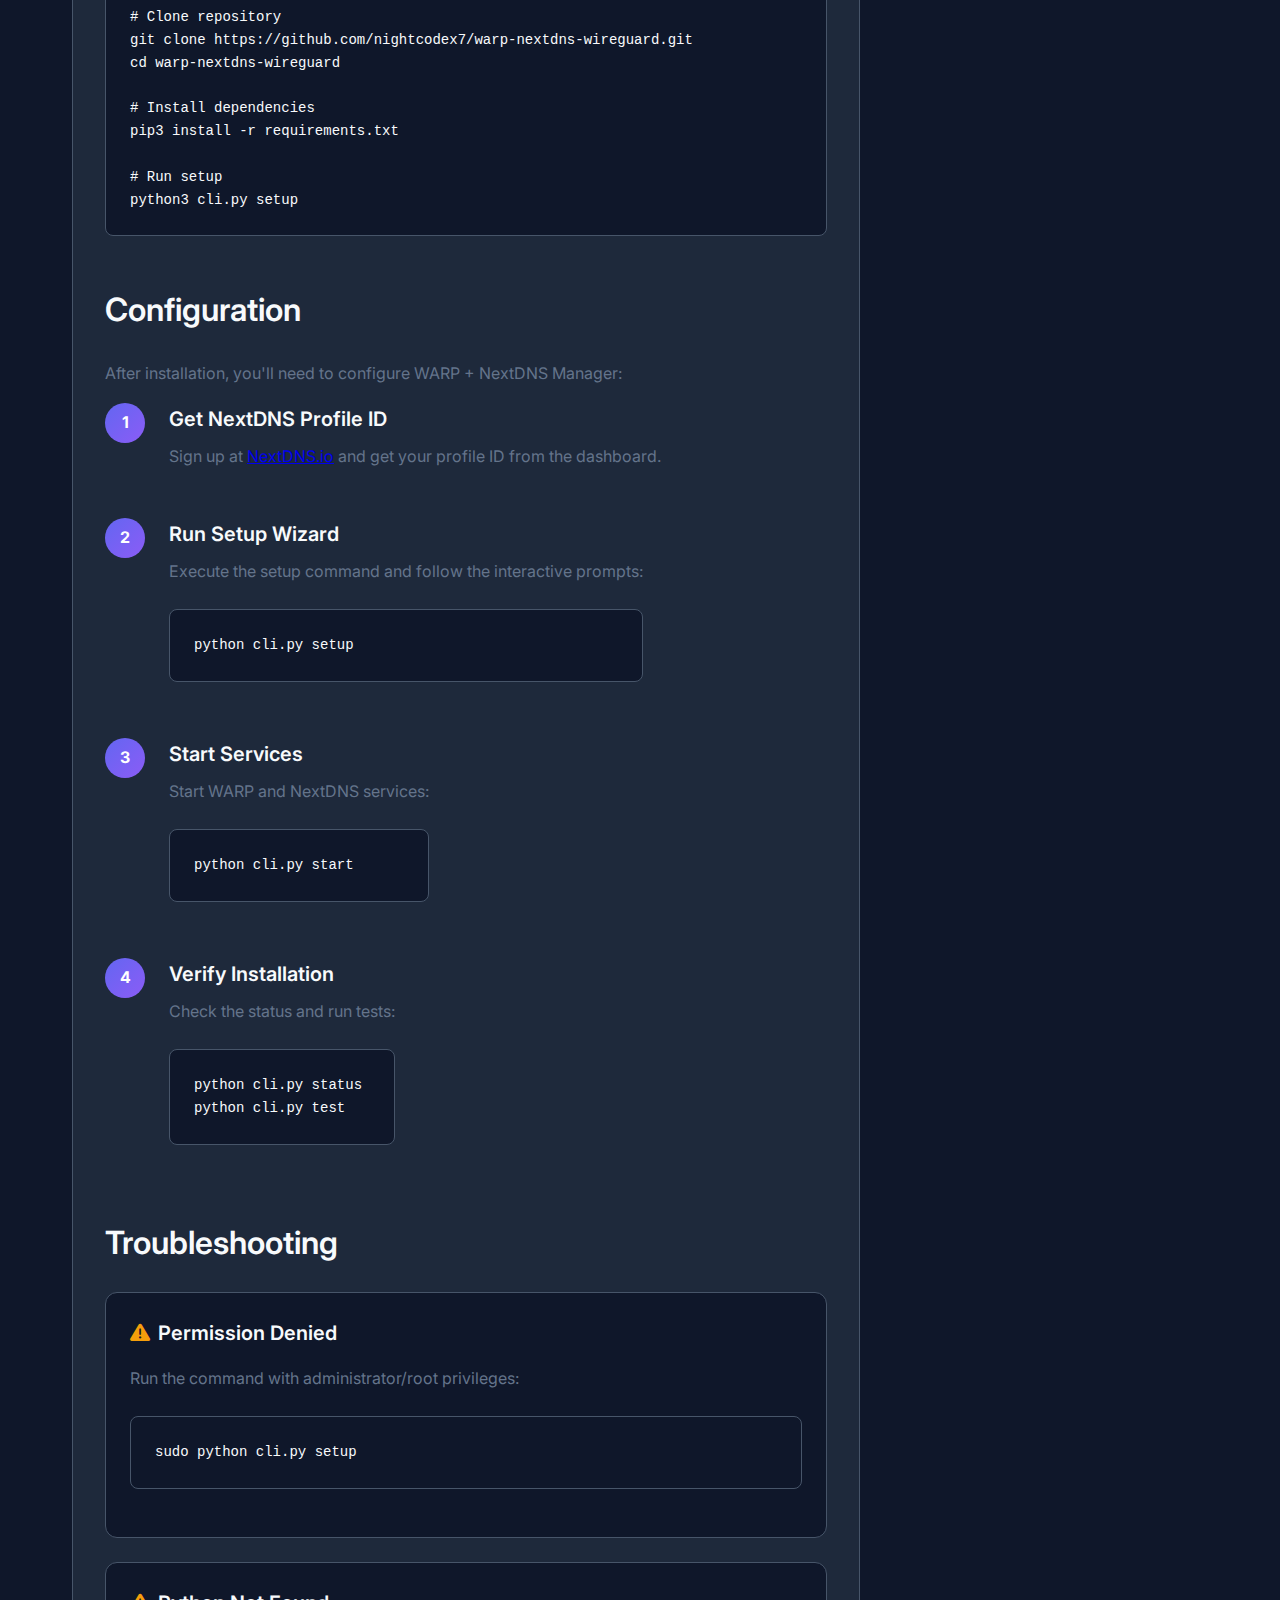
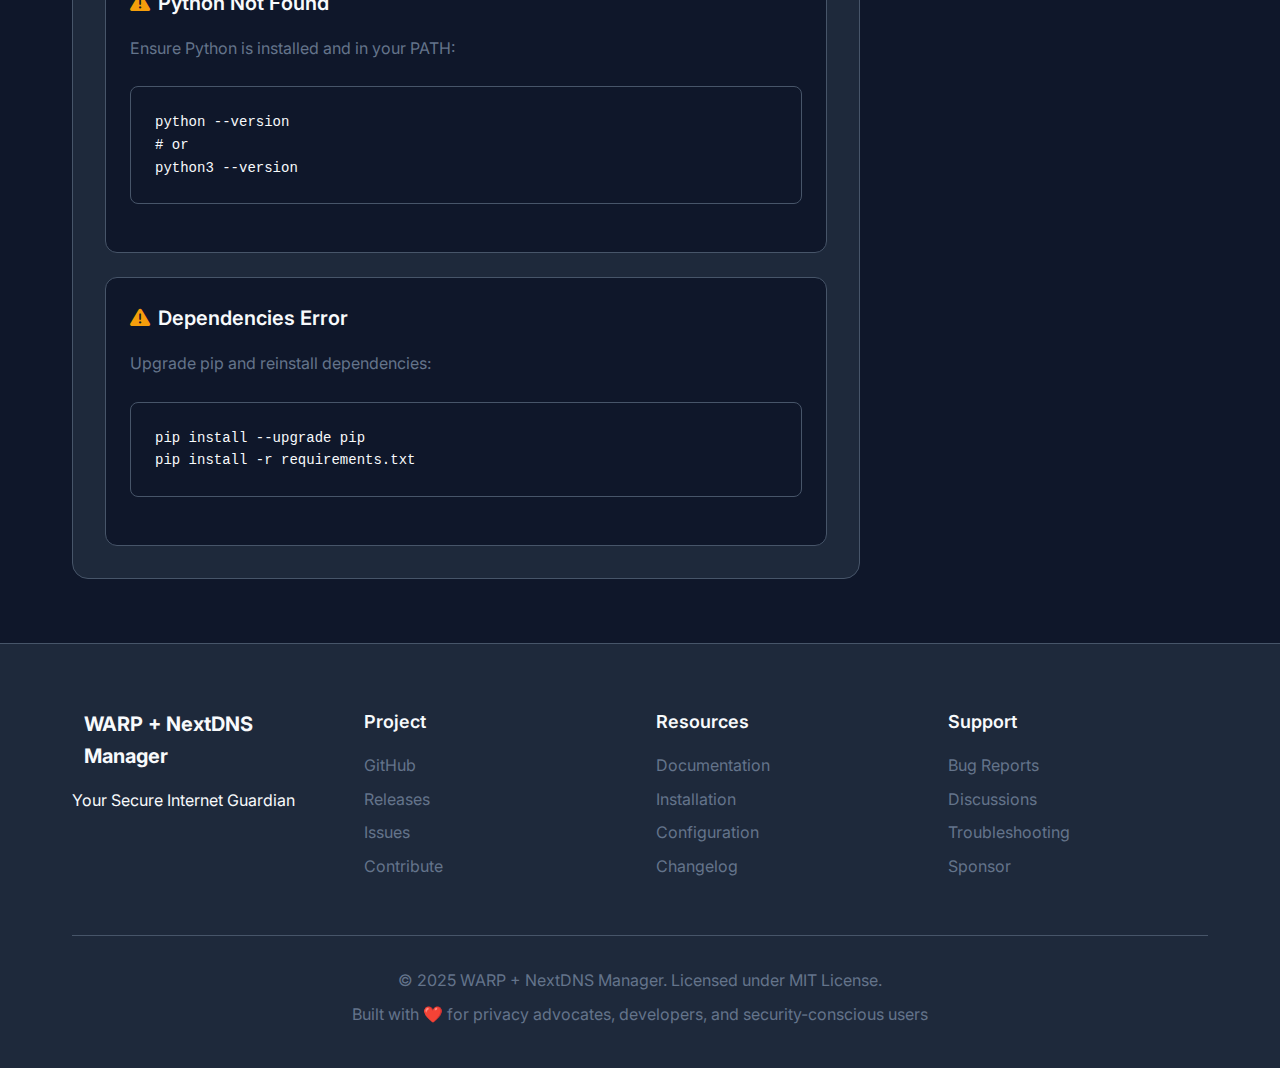
<file: installation.html>
<!DOCTYPE html>
<html lang="en">
<head>
    <meta charset="UTF-8">
    <meta name="viewport" content="width=device-width, initial-scale=1.0">
    <title>Installation Guide - WARP + NextDNS Manager</title>
    <link rel="stylesheet" href="styles.css">
    <link href="https://fonts.googleapis.com/css2?family=Inter:wght@300;400;500;600;700&display=swap" rel="stylesheet">
    <link rel="stylesheet" href="https://cdnjs.cloudflare.com/ajax/libs/font-awesome/6.0.0/css/all.min.css">
</head>
<body>
    <!-- Navigation -->
    <nav class="navbar">
        <div class="nav-container">
            <div class="nav-logo">
                <i class="fas fa-shield-halved"></i>
                <span>WARP + NextDNS Manager</span>
            </div>
            <ul class="nav-menu">
                <li><a href="index.html">Home</a></li>
                <li><a href="index.html#features">Features</a></li>
                <li><a href="index.html#demo">Demo</a></li>
                <li><a href="index.html#faq">FAQ</a></li>
                <li><a href="https://github.com/nightcodex7/warp-nextdns-wireguard" target="_blank">GitHub</a></li>
            </ul>
            <div class="hamburger">
                <span></span>
                <span></span>
                <span></span>
            </div>
        </div>
    </nav>

    <!-- Page Header -->
    <section class="page-header">
        <div class="container">
            <div class="page-header-content">
                <h1>Installation Guide</h1>
                <p>Step-by-step installation instructions for all platforms</p>
                <div class="breadcrumb">
                    <a href="index.html">Home</a>
                    <i class="fas fa-chevron-right"></i>
                    <span>Installation</span>
                </div>
            </div>
        </div>
    </section>

    <!-- Installation Content -->
    <section class="page-content">
        <div class="container">
            <div class="content-grid">
                <!-- Main Content -->
                <div class="main-content">
                    <div class="content-section">
                        <h2>Prerequisites</h2>
                        <p>Before installing WARP + NextDNS Manager, ensure you have the following:</p>
                        <ul>
                            <li>Python 3.8 or higher</li>
                            <li>Git (for cloning the repository)</li>
                            <li>Administrator/root privileges</li>
                            <li>Active internet connection</li>
                        </ul>
                    </div>

                    <div class="content-section">
                        <h2>Quick Installation</h2>
                        <div class="code-block">
                            <div class="code-header">
                                <span>Terminal</span>
                                <button class="copy-btn" onclick="copyCode(this)">
                                    <i class="fas fa-copy"></i>
                                </button>
                            </div>
                            <pre><code># Clone the repository
git clone https://github.com/nightcodex7/warp-nextdns-wireguard.git
cd warp-nextdns-wireguard

# Install dependencies
pip install -r requirements.txt

# Run setup wizard
python cli.py setup</code></pre>
                        </div>
                    </div>

                    <div class="content-section">
                        <h2>Platform-Specific Installation</h2>
                        
                        <div class="platform-tabs">
                            <button class="tab-btn active" onclick="showTab('linux')">Linux</button>
                            <button class="tab-btn" onclick="showTab('windows')">Windows</button>
                            <button class="tab-btn" onclick="showTab('macos')">macOS</button>
                        </div>

                        <div id="linux" class="tab-content active">
                            <h3>Linux Installation</h3>
                            <div class="code-block">
                                <div class="code-header">
                                    <span>Ubuntu/Debian</span>
                                    <button class="copy-btn" onclick="copyCode(this)">
                                        <i class="fas fa-copy"></i>
                                    </button>
                                </div>
                                <pre><code># Update package list
sudo apt update

# Install Python and pip
sudo apt install python3 python3-pip git

# Clone repository
git clone https://github.com/nightcodex7/warp-nextdns-wireguard.git
cd warp-nextdns-wireguard

# Install dependencies
pip3 install -r requirements.txt

# Run setup
python3 cli.py setup</code></pre>
                            </div>
                        </div>

                        <div id="windows" class="tab-content">
                            <h3>Windows Installation</h3>
                            <div class="code-block">
                                <div class="code-header">
                                    <span>PowerShell</span>
                                    <button class="copy-btn" onclick="copyCode(this)">
                                        <i class="fas fa-copy"></i>
                                    </button>
                                </div>
                                <pre><code># Install Python from python.org if not installed
# Clone repository
git clone https://github.com/nightcodex7/warp-nextdns-wireguard.git
cd warp-nextdns-wireguard

# Install dependencies
pip install -r requirements.txt

# Run setup (as Administrator)
python cli.py setup</code></pre>
                            </div>
                        </div>

                        <div id="macos" class="tab-content">
                            <h3>macOS Installation</h3>
                            <div class="code-block">
                                <div class="code-header">
                                    <span>Terminal</span>
                                    <button class="copy-btn" onclick="copyCode(this)">
                                        <i class="fas fa-copy"></i>
                                    </button>
                                </div>
                                <pre><code># Install Homebrew if not installed
/bin/bash -c "$(curl -fsSL https://raw.githubusercontent.com/Homebrew/install/HEAD/install.sh)"

# Install Python
brew install python

# Clone repository
git clone https://github.com/nightcodex7/warp-nextdns-wireguard.git
cd warp-nextdns-wireguard

# Install dependencies
pip3 install -r requirements.txt

# Run setup
python3 cli.py setup</code></pre>
                            </div>
                        </div>
                    </div>

                    <div class="content-section">
                        <h2>Configuration</h2>
                        <p>After installation, you'll need to configure WARP + NextDNS Manager:</p>
                        
                        <div class="step-list">
                            <div class="step">
                                <div class="step-number">1</div>
                                <div class="step-content">
                                    <h4>Get NextDNS Profile ID</h4>
                                    <p>Sign up at <a href="https://nextdns.io" target="_blank">NextDNS.io</a> and get your profile ID from the dashboard.</p>
                                </div>
                            </div>
                            
                            <div class="step">
                                <div class="step-number">2</div>
                                <div class="step-content">
                                    <h4>Run Setup Wizard</h4>
                                    <p>Execute the setup command and follow the interactive prompts:</p>
                                    <div class="code-block">
                                        <pre><code>python cli.py setup</code></pre>
                                    </div>
                                </div>
                            </div>
                            
                            <div class="step">
                                <div class="step-number">3</div>
                                <div class="step-content">
                                    <h4>Start Services</h4>
                                    <p>Start WARP and NextDNS services:</p>
                                    <div class="code-block">
                                        <pre><code>python cli.py start</code></pre>
                                    </div>
                                </div>
                            </div>
                            
                            <div class="step">
                                <div class="step-number">4</div>
                                <div class="step-content">
                                    <h4>Verify Installation</h4>
                                    <p>Check the status and run tests:</p>
                                    <div class="code-block">
                                        <pre><code>python cli.py status
python cli.py test</code></pre>
                                    </div>
                                </div>
                            </div>
                        </div>
                    </div>

                    <div class="content-section">
                        <h2>Troubleshooting</h2>
                        <div class="troubleshooting-grid">
                            <div class="trouble-item">
                                <h4><i class="fas fa-exclamation-triangle"></i> Permission Denied</h4>
                                <p>Run the command with administrator/root privileges:</p>
                                <div class="code-block">
                                    <pre><code>sudo python cli.py setup</code></pre>
                                </div>
                            </div>
                            
                            <div class="trouble-item">
                                <h4><i class="fas fa-exclamation-triangle"></i> Python Not Found</h4>
                                <p>Ensure Python is installed and in your PATH:</p>
                                <div class="code-block">
                                    <pre><code>python --version
# or
python3 --version</code></pre>
                                </div>
                            </div>
                            
                            <div class="trouble-item">
                                <h4><i class="fas fa-exclamation-triangle"></i> Dependencies Error</h4>
                                <p>Upgrade pip and reinstall dependencies:</p>
                                <div class="code-block">
                                    <pre><code>pip install --upgrade pip
pip install -r requirements.txt</code></pre>
                                </div>
                            </div>
                        </div>
                    </div>
                </div>

                <!-- Sidebar -->
                <div class="sidebar">
                    <div class="sidebar-section">
                        <h3>Quick Links</h3>
                        <ul>
                            <li><a href="usage.html">Usage Guide</a></li>
                            <li><a href="configuration.html">Configuration</a></li>
                            <li><a href="troubleshooting.html">Troubleshooting</a></li>
                            <li><a href="api.html">API Reference</a></li>
                        </ul>
                    </div>

                    <div class="sidebar-section">
                        <h3>System Requirements</h3>
                        <ul>
                            <li>Python 3.8+</li>
                            <li>Git</li>
                            <li>Admin/Root access</li>
                            <li>Internet connection</li>
                        </ul>
                    </div>

                    <div class="sidebar-section">
                        <h3>Support</h3>
                        <p>Need help? Check out our resources:</p>
                        <ul>
                            <li><a href="https://github.com/nightcodex7/warp-nextdns-wireguard/issues" target="_blank">GitHub Issues</a></li>
                            <li><a href="https://github.com/nightcodex7/warp-nextdns-wireguard/discussions" target="_blank">Discussions</a></li>
                            <li><a href="troubleshooting.html">Troubleshooting Guide</a></li>
                        </ul>
                    </div>
                </div>
            </div>
        </div>
    </section>

    <!-- Footer -->
    <footer class="footer">
        <div class="container">
            <div class="footer-content">
                <div class="footer-section">
                    <div class="footer-logo">
                        <i class="fas fa-shield-halved"></i>
                        <span>WARP + NextDNS Manager</span>
                    </div>
                    <p>Your Secure Internet Guardian</p>
                </div>
                <div class="footer-section">
                    <h4>Project</h4>
                    <ul>
                        <li><a href="https://github.com/nightcodex7/warp-nextdns-wireguard" target="_blank">GitHub</a></li>
                        <li><a href="https://github.com/nightcodex7/warp-nextdns-wireguard/releases" target="_blank">Releases</a></li>
                        <li><a href="https://github.com/nightcodex7/warp-nextdns-wireguard/issues" target="_blank">Issues</a></li>
                        <li><a href="https://github.com/nightcodex7/warp-nextdns-wireguard" target="_blank">Contribute</a></li>
                    </ul>
                </div>
                <div class="footer-section">
                    <h4>Resources</h4>
                    <ul>
                        <li><a href="usage.html">Documentation</a></li>
                        <li><a href="installation.html">Installation</a></li>
                        <li><a href="configuration.html">Configuration</a></li>
                        <li><a href="changelog.html">Changelog</a></li>
                    </ul>
                </div>
                <div class="footer-section">
                    <h4>Support</h4>
                    <ul>
                        <li><a href="https://github.com/nightcodex7/warp-nextdns-wireguard/issues" target="_blank">Bug Reports</a></li>
                        <li><a href="https://github.com/nightcodex7/warp-nextdns-wireguard/discussions" target="_blank">Discussions</a></li>
                        <li><a href="troubleshooting.html">Troubleshooting</a></li>
                        <li><a href="https://github.com/nightcodex7/warp-nextdns-wireguard" target="_blank">Sponsor</a></li>
                    </ul>
                </div>
            </div>
            <div class="footer-bottom">
                <p>&copy; 2025 WARP + NextDNS Manager. Licensed under MIT License.</p>
                <p>Built with ❤️ for privacy advocates, developers, and security-conscious users</p>
            </div>
        </div>
    </footer>

    <script src="script.js"></script>
    <script>
        // Tab functionality
        function showTab(tabName) {
            // Hide all tab contents
            const tabContents = document.querySelectorAll('.tab-content');
            tabContents.forEach(content => content.classList.remove('active'));
            
            // Remove active class from all tab buttons
            const tabBtns = document.querySelectorAll('.tab-btn');
            tabBtns.forEach(btn => btn.classList.remove('active'));
            
            // Show selected tab content
            document.getElementById(tabName).classList.add('active');
            
            // Add active class to clicked button
            event.target.classList.add('active');
        }

        // Copy code functionality
        function copyCode(button) {
            const codeBlock = button.closest('.code-block');
            const code = codeBlock.querySelector('code').textContent;
            
            navigator.clipboard.writeText(code).then(() => {
                const icon = button.querySelector('i');
                icon.className = 'fas fa-check';
                setTimeout(() => {
                    icon.className = 'fas fa-copy';
                }, 2000);
            });
        }
    </script>
</body>
</html>
</file>
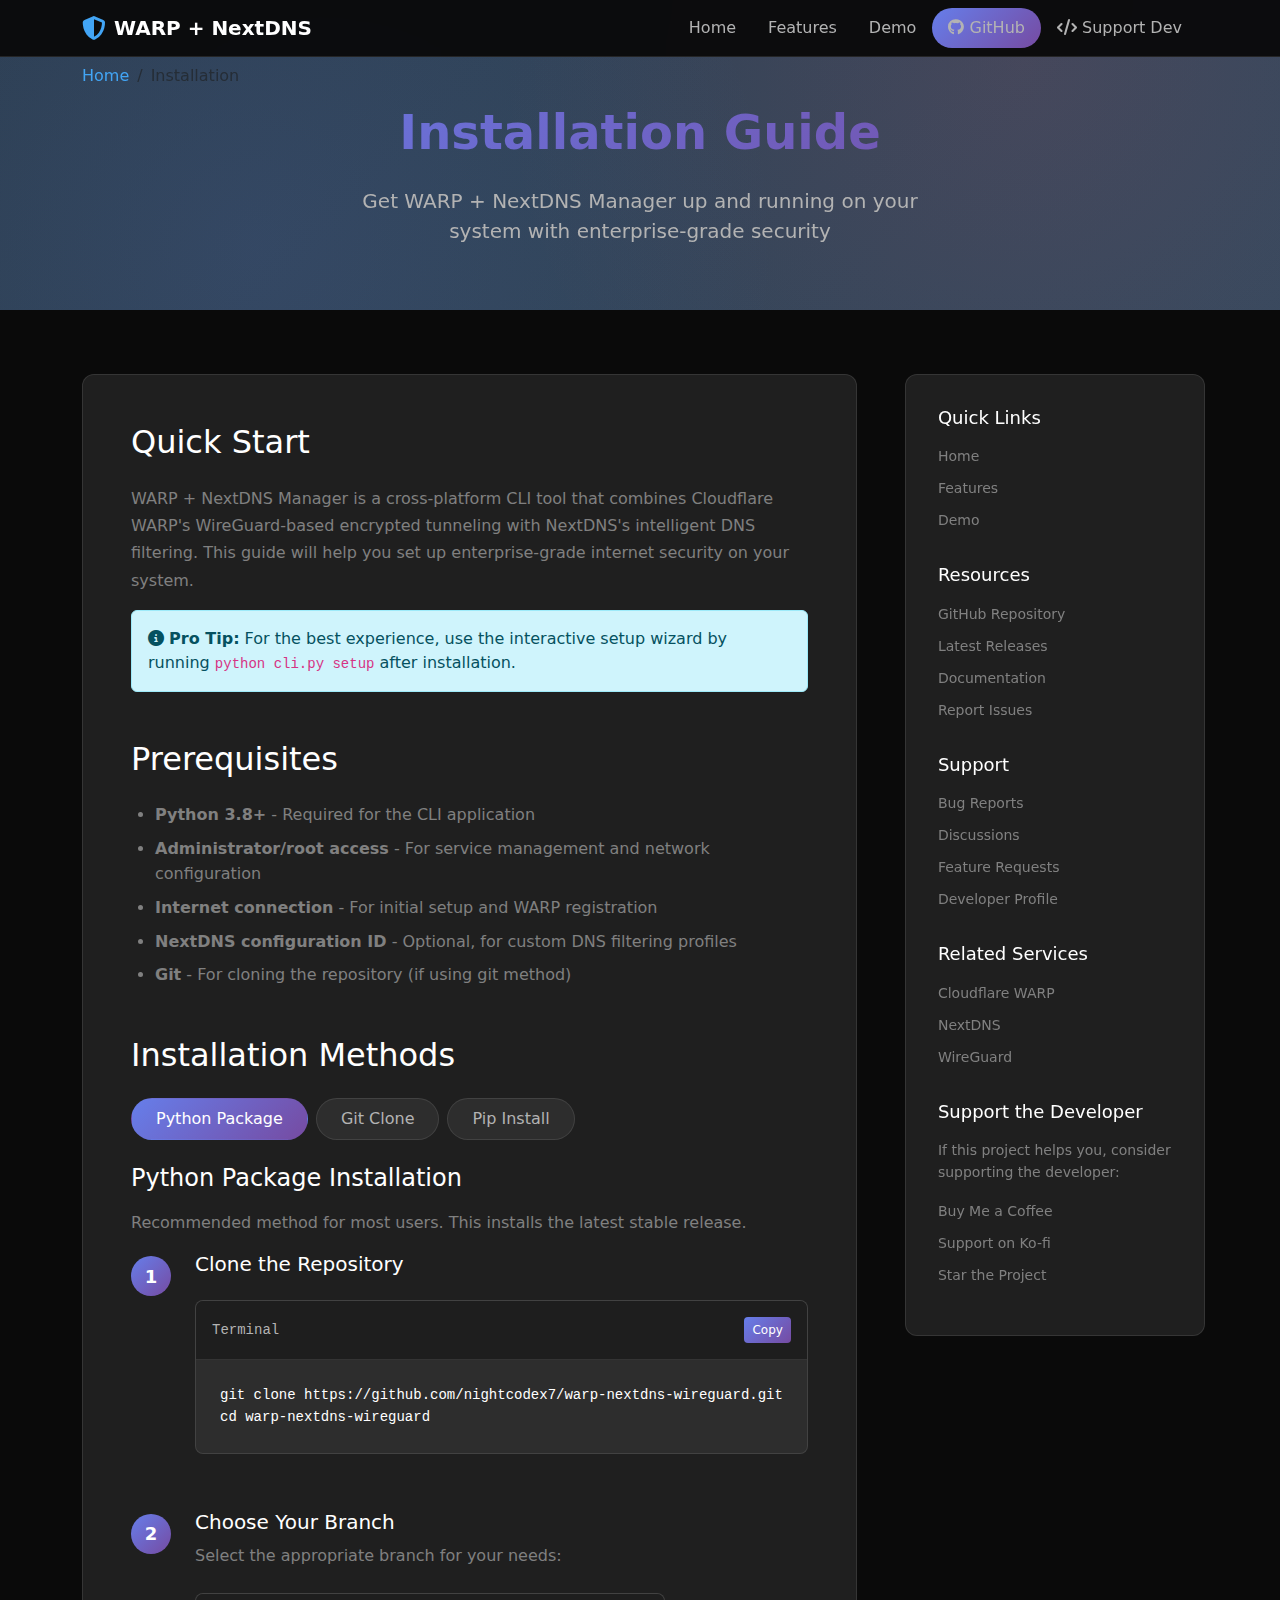
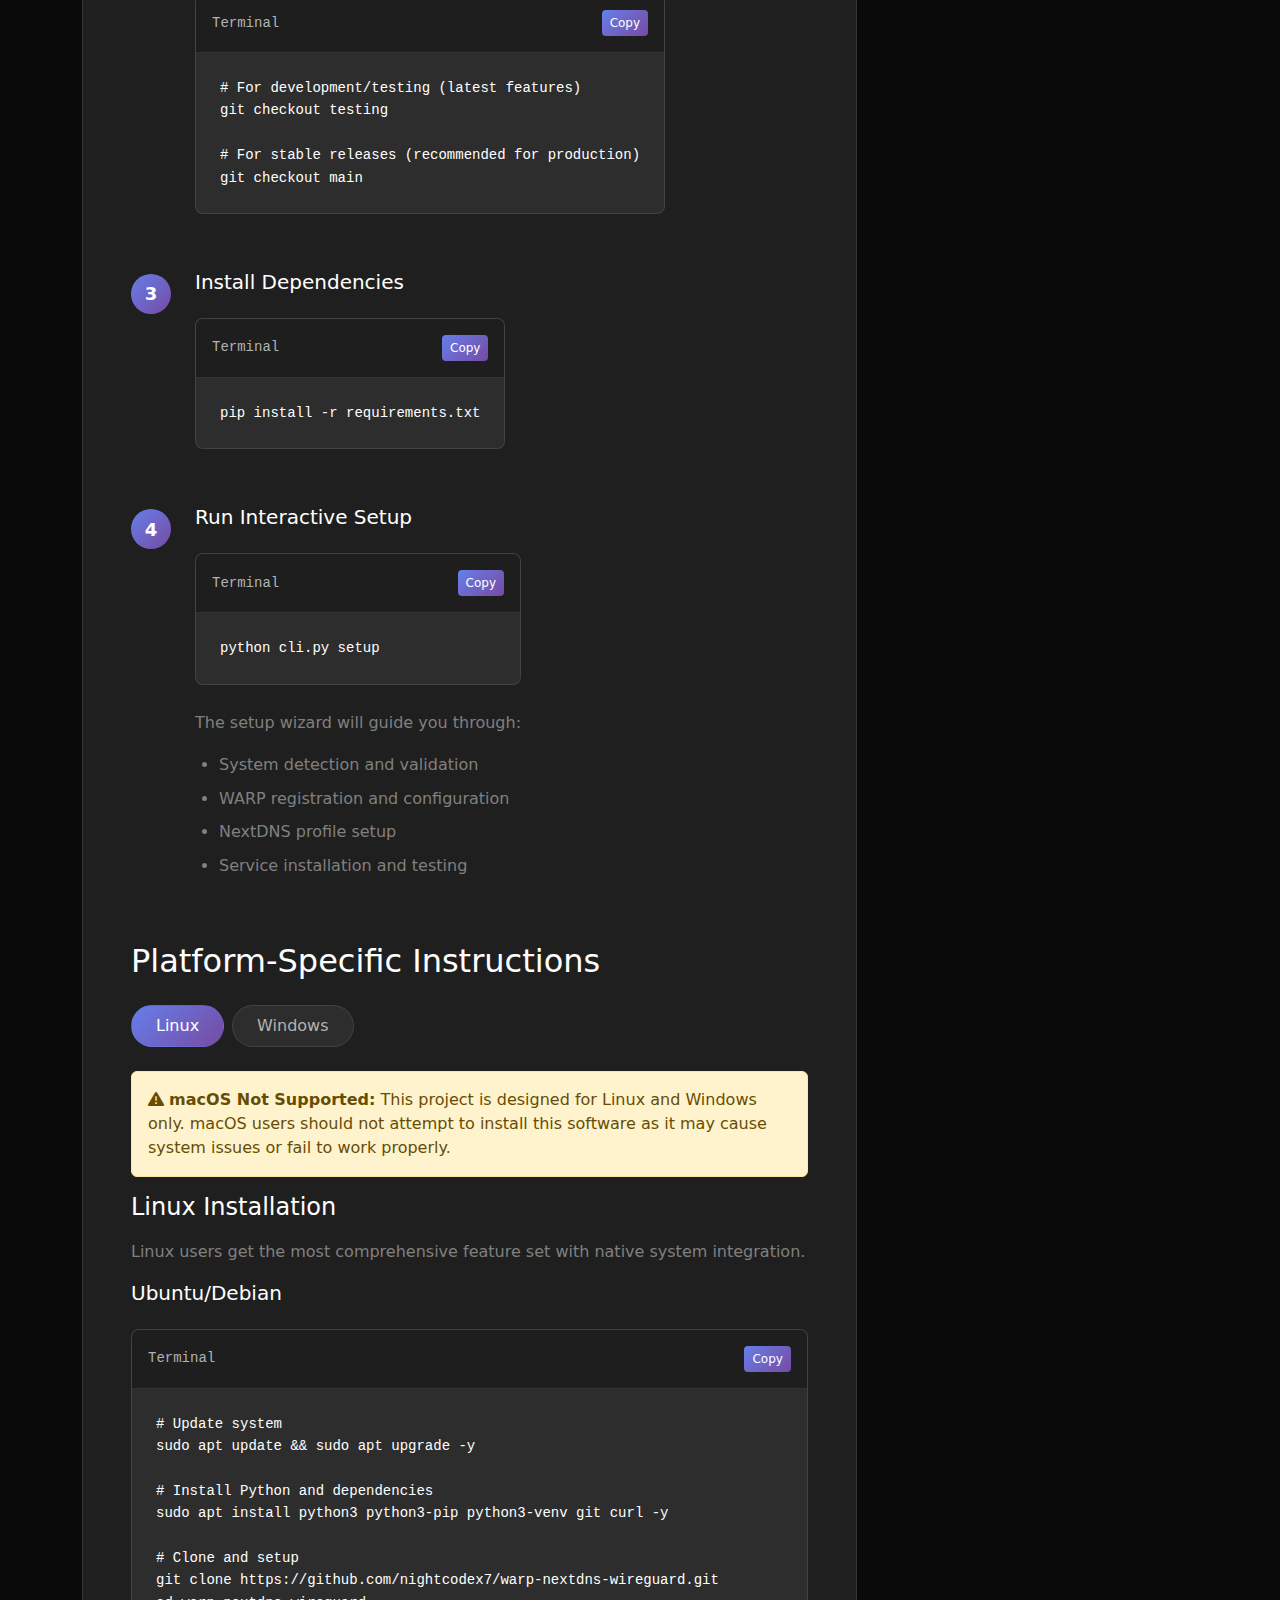
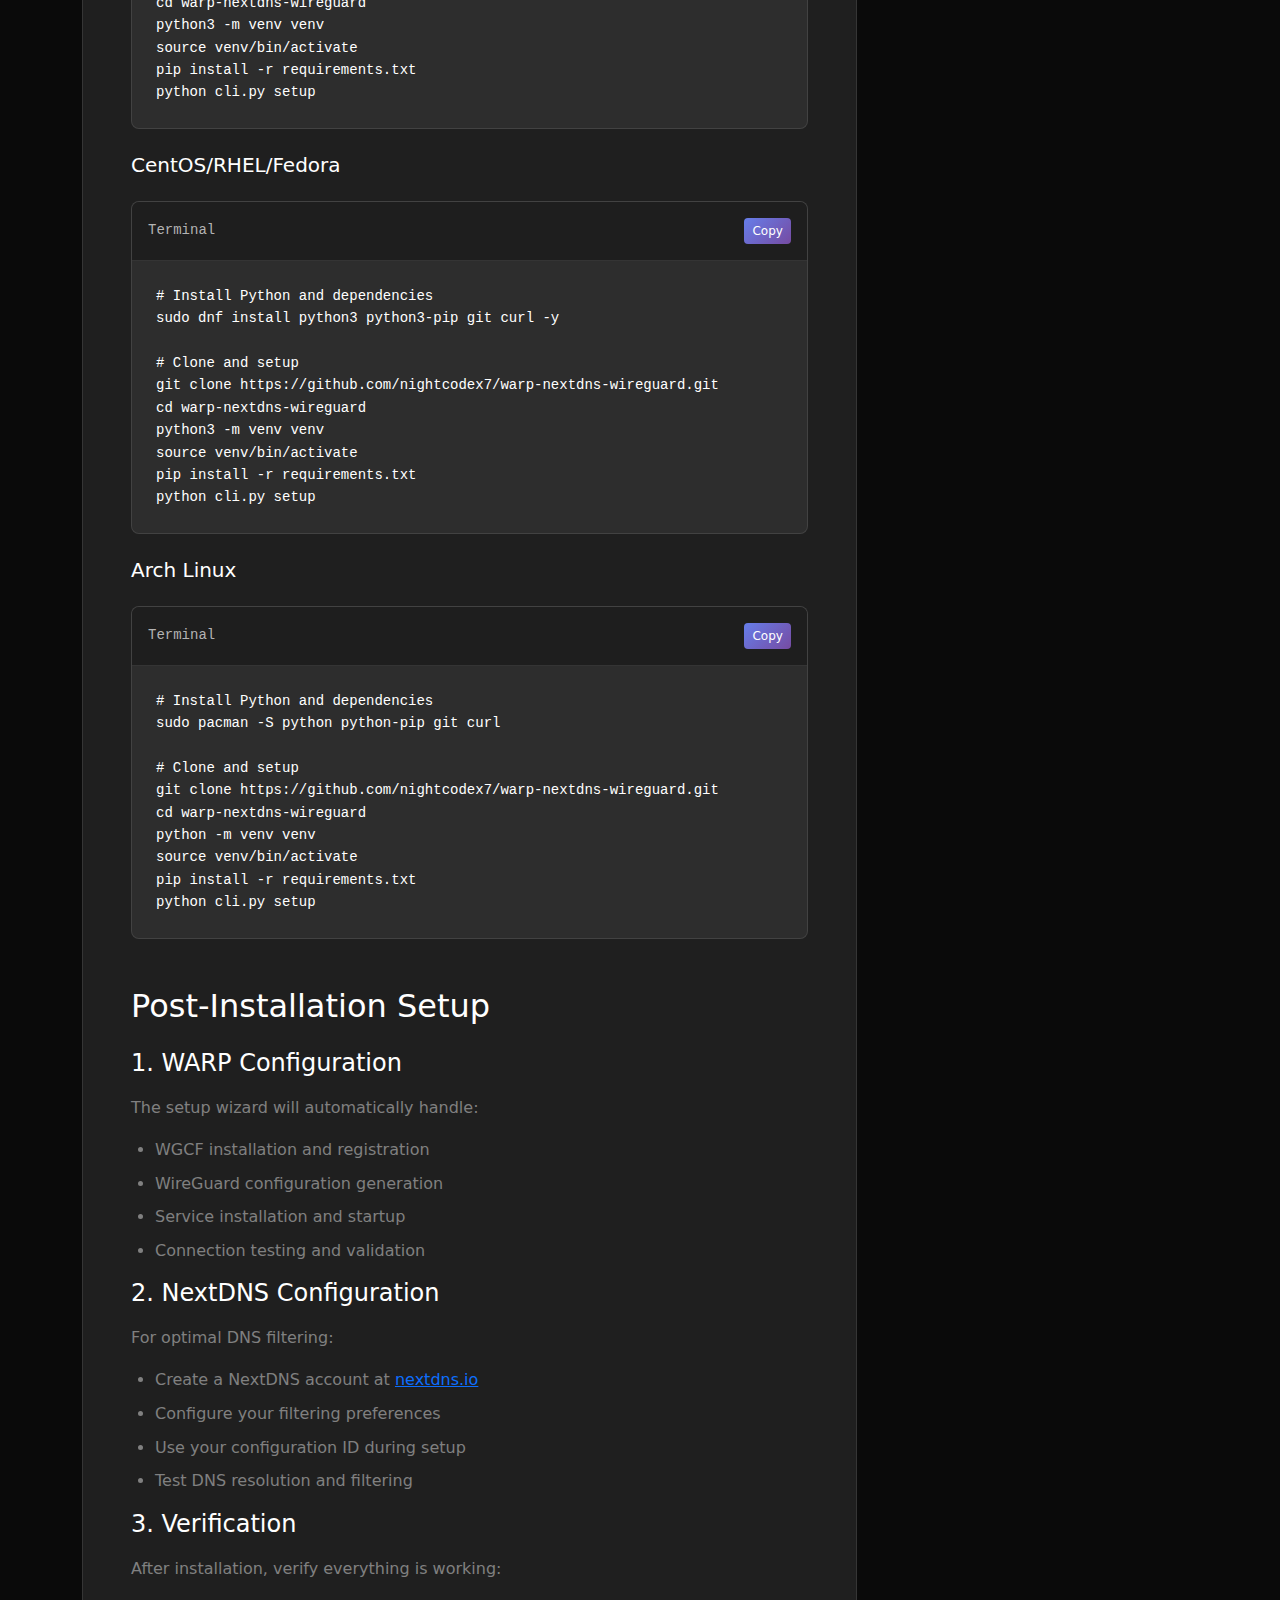
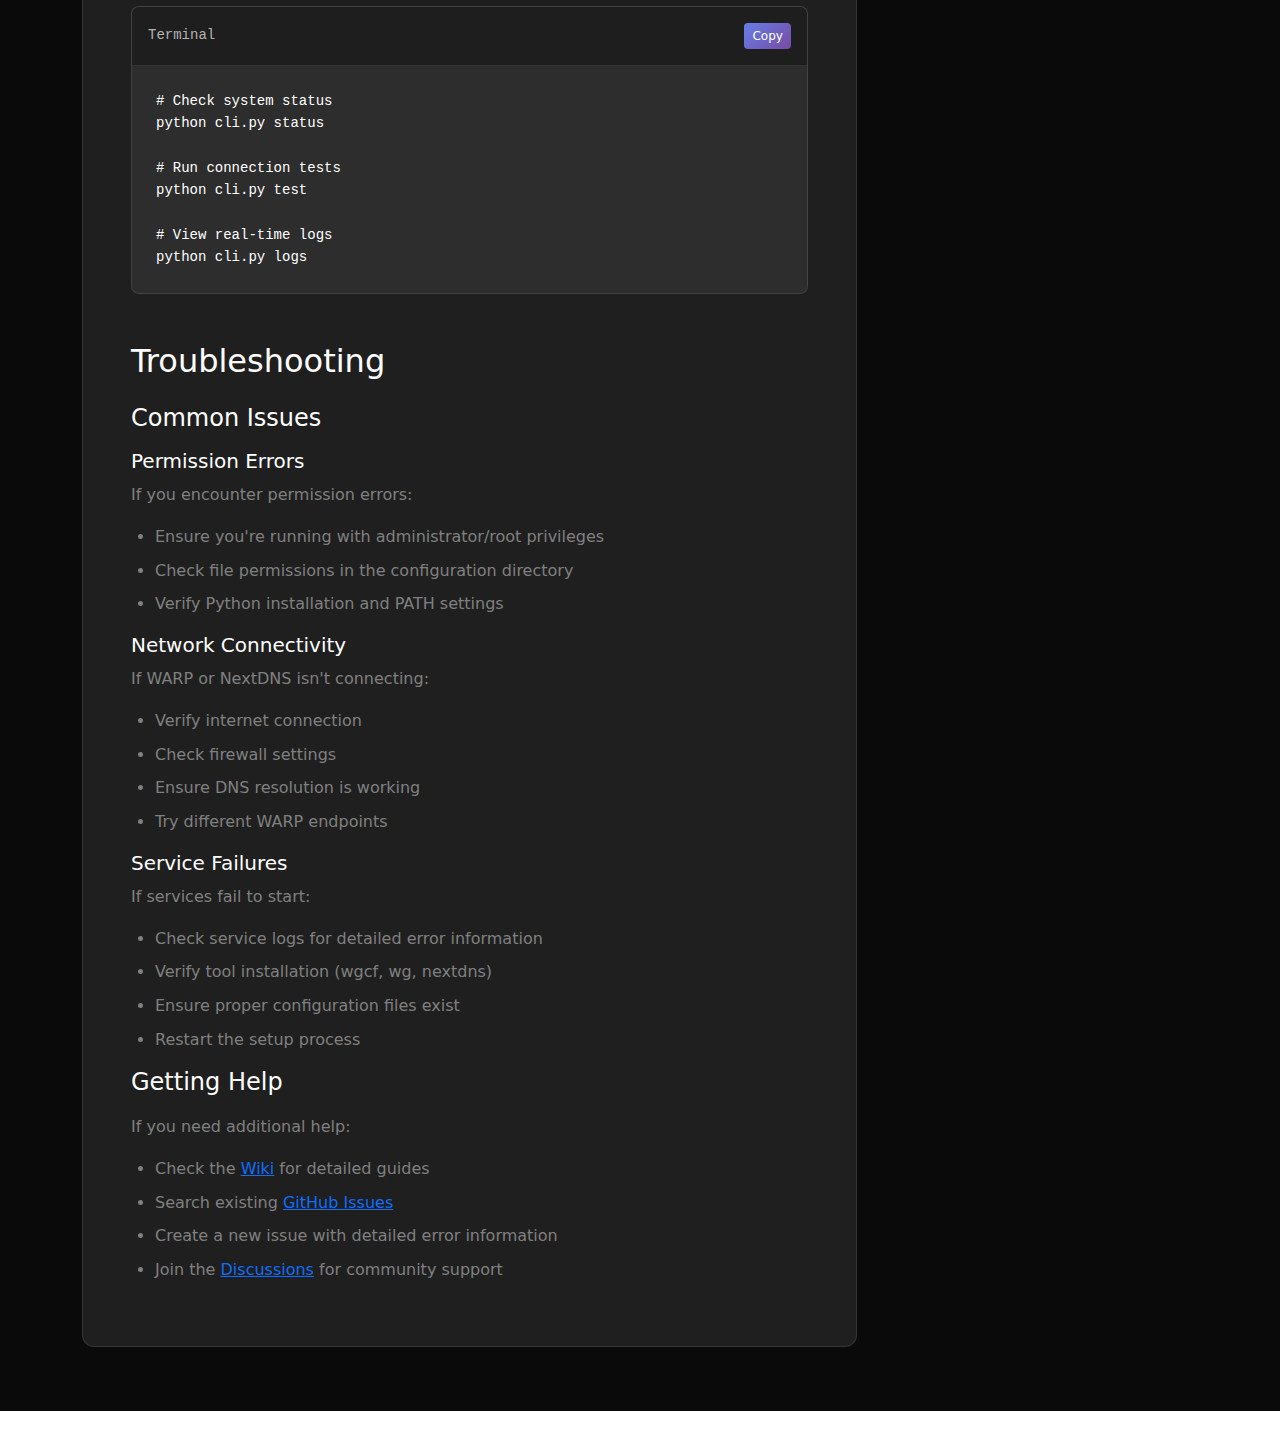
<file: docs/installation.html>
<!DOCTYPE html>
<html lang="en">
<head>
    <meta charset="UTF-8">
    <meta name="viewport" content="width=device-width, initial-scale=1.0">
    <!-- Favicons -->
    <link rel="icon" type="image/svg+xml" href="favicon.svg">
    <link rel="icon" type="image/x-icon" href="favicon.ico">
    <link rel="apple-touch-icon" sizes="180x180" href="favicon-180x180.png">
    <link rel="manifest" href="site.webmanifest">
    <meta name="theme-color" content="#ff6600">
    
    <!-- Preconnect to external domains -->
    <link rel="preconnect" href="https://fonts.googleapis.com">
    <link rel="preconnect" href="https://fonts.gstatic.com" crossorigin>
    <link rel="preconnect" href="https://cdnjs.cloudflare.com">
    <link rel="preconnect" href="https://cdn.jsdelivr.net">
    
    <!-- Performance optimizations -->
    <meta http-equiv="X-UA-Compatible" content="IE=edge">
    <meta name="format-detection" content="telephone=no">
    
    <title>Installation Guide - WARP + NextDNS Manager</title>
    <meta name="description" content="Complete installation guide for WARP + NextDNS Manager. Step-by-step instructions for Linux, Windows, and macOS with Cloudflare WARP and NextDNS integration.">
    <link rel="stylesheet" href="styles.css">
    <link href="https://fonts.googleapis.com/css2?family=Inter:wght@300;400;500;600;700;800&display=swap" rel="stylesheet">
    <link href="https://cdnjs.cloudflare.com/ajax/libs/font-awesome/6.4.0/css/all.min.css" rel="stylesheet">
    <link href="https://cdn.jsdelivr.net/npm/bootstrap@5.3.0/dist/css/bootstrap.min.css" rel="stylesheet">
</head>
<body>
    <!-- Navigation -->
    <nav class="navbar navbar-expand-lg fixed-top">
        <div class="container">
            <a class="navbar-brand" href="index.html">
                <i class="fas fa-shield-halved"></i>
                <span>WARP + NextDNS</span>
            </a>
            <button class="navbar-toggler" type="button" data-bs-toggle="collapse" data-bs-target="#navbarNav">
                <span class="navbar-toggler-icon"></span>
            </button>
            <div class="collapse navbar-collapse" id="navbarNav">
                <ul class="navbar-nav ms-auto">
                    <li class="nav-item">
                        <a class="nav-link" href="index.html#home">Home</a>
                    </li>
                    <li class="nav-item">
                        <a class="nav-link" href="index.html#features">Features</a>
                    </li>
                    <li class="nav-item">
                        <a class="nav-link" href="index.html#demo">Demo</a>
                    </li>

                    <li class="nav-item">
                        <a class="nav-link btn-github" href="https://github.com/nightcodex7/warp-nextdns-wireguard" target="_blank">
                            <i class="fab fa-github"></i> GitHub
                        </a>
                    </li>
                    <li class="nav-item">
                        <a class="nav-link btn-developer-support" href="https://github.com/nightcodex7/warp-nextdns-wireguard/issues" target="_blank">
                            <i class="fas fa-code"></i> Support Dev
                        </a>
                    </li>
                </ul>
            </div>
        </div>
    </nav>

    <!-- Page Header -->
    <section class="page-header">
        <div class="container">
            <div class="page-header-content">
                <nav aria-label="breadcrumb">
                    <ol class="breadcrumb">
                        <li class="breadcrumb-item"><a href="index.html">Home</a></li>
                        <li class="breadcrumb-item active" aria-current="page">Installation</li>
                    </ol>
                </nav>
                <h1 class="gradient-text">Installation Guide</h1>
                <p>Get WARP + NextDNS Manager up and running on your system with enterprise-grade security</p>
            </div>
        </div>
    </section>

    <!-- Page Content -->
    <section class="page-content">
        <div class="container">
            <div class="content-grid">
                <div class="main-content">
                    <div class="content-section">
                        <h2>Quick Start</h2>
                        <p>WARP + NextDNS Manager is a cross-platform CLI tool that combines Cloudflare WARP's WireGuard-based encrypted tunneling with NextDNS's intelligent DNS filtering. This guide will help you set up enterprise-grade internet security on your system.</p>
                        
                        <div class="alert alert-info" role="alert">
                            <i class="fas fa-info-circle"></i>
                            <strong>Pro Tip:</strong> For the best experience, use the interactive setup wizard by running <code>python cli.py setup</code> after installation.
                        </div>
                    </div>

                    <div class="content-section">
                        <h2>Prerequisites</h2>
                        <ul>
                            <li><strong>Python 3.8+</strong> - Required for the CLI application</li>
                            <li><strong>Administrator/root access</strong> - For service management and network configuration</li>
                            <li><strong>Internet connection</strong> - For initial setup and WARP registration</li>
                            <li><strong>NextDNS configuration ID</strong> - Optional, for custom DNS filtering profiles</li>
                            <li><strong>Git</strong> - For cloning the repository (if using git method)</li>
                        </ul>
                    </div>

                    <div class="content-section">
                        <h2>Installation Methods</h2>
                        
                        <div class="platform-tabs">
                            <button class="tab-btn active" onclick="showTab('python')">Python Package</button>
                            <button class="tab-btn" onclick="showTab('git')">Git Clone</button>
                            <button class="tab-btn" onclick="showTab('pip')">Pip Install</button>
                        </div>

                        <div id="python" class="tab-content active">
                            <h3>Python Package Installation</h3>
                            <p>Recommended method for most users. This installs the latest stable release.</p>
                            <div class="step-list">
                                <div class="step">
                                    <div class="step-number">1</div>
                                    <div class="step-content">
                                        <h4>Clone the Repository</h4>
                                        <div class="code-block">
                                            <div class="code-header">
                                                <span>Terminal</span>
                                                <button class="copy-btn" onclick="copyCode('clone-code')">Copy</button>
                                            </div>
                                            <pre><code id="clone-code">git clone https://github.com/nightcodex7/warp-nextdns-wireguard.git
cd warp-nextdns-wireguard</code></pre>
                                        </div>
                                    </div>
                                </div>
                                
                                <div class="step">
                                    <div class="step-number">2</div>
                                    <div class="step-content">
                                        <h4>Choose Your Branch</h4>
                                        <p>Select the appropriate branch for your needs:</p>
                                        <div class="code-block">
                                            <div class="code-header">
                                                <span>Terminal</span>
                                                <button class="copy-btn" onclick="copyCode('branch-code')">Copy</button>
                                            </div>
                                            <pre><code id="branch-code"># For development/testing (latest features)
git checkout testing

# For stable releases (recommended for production)
git checkout main</code></pre>
                                        </div>
                                    </div>
                                </div>
                                
                                <div class="step">
                                    <div class="step-number">3</div>
                                    <div class="step-content">
                                        <h4>Install Dependencies</h4>
                                        <div class="code-block">
                                            <div class="code-header">
                                                <span>Terminal</span>
                                                <button class="copy-btn" onclick="copyCode('deps-code')">Copy</button>
                                            </div>
                                            <pre><code id="deps-code">pip install -r requirements.txt</code></pre>
                                        </div>
                                    </div>
                                </div>
                                
                                <div class="step">
                                    <div class="step-number">4</div>
                                    <div class="step-content">
                                        <h4>Run Interactive Setup</h4>
                                        <div class="code-block">
                                            <div class="code-header">
                                                <span>Terminal</span>
                                                <button class="copy-btn" onclick="copyCode('setup-code')">Copy</button>
                                            </div>
                                            <pre><code id="setup-code">python cli.py setup</code></pre>
                                        </div>
                                        <p>The setup wizard will guide you through:</p>
                                        <ul>
                                            <li>System detection and validation</li>
                                            <li>WARP registration and configuration</li>
                                            <li>NextDNS profile setup</li>
                                            <li>Service installation and testing</li>
                                        </ul>
                                    </div>
                                </div>
                            </div>
                        </div>

                        <div id="git" class="tab-content">
                            <h3>Git Clone Method</h3>
                            <p>For developers and users who want the latest development version.</p>
                            <div class="step-list">
                                <div class="step">
                                    <div class="step-number">1</div>
                                    <div class="step-content">
                                        <h4>Clone with Development Branch</h4>
                                        <div class="code-block">
                                            <div class="code-header">
                                                <span>Terminal</span>
                                                <button class="copy-btn" onclick="copyCode('git-dev-code')">Copy</button>
                                            </div>
                                            <pre><code id="git-dev-code">git clone -b testing https://github.com/nightcodex7/warp-nextdns-wireguard.git
cd warp-nextdns-wireguard</code></pre>
                                        </div>
                                    </div>
                                </div>
                                
                                <div class="step">
                                    <div class="step-number">2</div>
                                    <div class="step-content">
                                        <h4>Install Development Dependencies</h4>
                                        <div class="code-block">
                                            <div class="code-header">
                                                <span>Terminal</span>
                                                <button class="copy-btn" onclick="copyCode('git-deps-code')">Copy</button>
                                            </div>
                                            <pre><code id="git-deps-code">pip install -r requirements.txt
pip install -e .</code></pre>
                                        </div>
                                    </div>
                                </div>
                            </div>
                        </div>

                        <div id="pip" class="tab-content">
                            <h3>Pip Install Method</h3>
                            <p>For users who prefer package manager installation (when available).</p>
                            <div class="step-list">
                                <div class="step">
                                    <div class="step-number">1</div>
                                    <div class="step-content">
                                        <h4>Install via Pip</h4>
                                        <div class="code-block">
                                            <div class="code-header">
                                                <span>Terminal</span>
                                                <button class="copy-btn" onclick="copyCode('pip-code')">Copy</button>
                                            </div>
                                            <pre><code id="pip-code">pip install warp-nextdns-manager</code></pre>
                                        </div>
                                    </div>
                                </div>
                                
                                <div class="step">
                                    <div class="step-number">2</div>
                                    <div class="step-content">
                                        <h4>Run Setup</h4>
                                        <div class="code-block">
                                            <div class="code-header">
                                                <span>Terminal</span>
                                                <button class="copy-btn" onclick="copyCode('pip-setup-code')">Copy</button>
                                            </div>
                                            <pre><code id="pip-setup-code">warp-nextdns setup</code></pre>
                                        </div>
                                    </div>
                                </div>
                            </div>
                        </div>
                    </div>

                    <div class="content-section">
                        <h2>Platform-Specific Instructions</h2>
                        
                        <div class="platform-tabs">
                            <button class="tab-btn active" onclick="showPlatformTab('linux')">Linux</button>
                            <button class="tab-btn" onclick="showPlatformTab('windows')">Windows</button>
                        </div>
                        
                        <div class="alert alert-warning" role="alert">
                            <i class="fas fa-exclamation-triangle"></i>
                            <strong>macOS Not Supported:</strong> This project is designed for Linux and Windows only. macOS users should not attempt to install this software as it may cause system issues or fail to work properly.
                        </div>

                        <div id="linux" class="tab-content active">
                            <h3>Linux Installation</h3>
                            <p>Linux users get the most comprehensive feature set with native system integration.</p>
                            
                            <h4>Ubuntu/Debian</h4>
                            <div class="code-block">
                                <div class="code-header">
                                    <span>Terminal</span>
                                    <button class="copy-btn" onclick="copyCode('ubuntu-code')">Copy</button>
                                </div>
                                <pre><code id="ubuntu-code"># Update system
sudo apt update && sudo apt upgrade -y

# Install Python and dependencies
sudo apt install python3 python3-pip python3-venv git curl -y

# Clone and setup
git clone https://github.com/nightcodex7/warp-nextdns-wireguard.git
cd warp-nextdns-wireguard
python3 -m venv venv
source venv/bin/activate
pip install -r requirements.txt
python cli.py setup</code></pre>
                            </div>
                            
                            <h4>CentOS/RHEL/Fedora</h4>
                            <div class="code-block">
                                <div class="code-header">
                                    <span>Terminal</span>
                                    <button class="copy-btn" onclick="copyCode('centos-code')">Copy</button>
                                </div>
                                <pre><code id="centos-code"># Install Python and dependencies
sudo dnf install python3 python3-pip git curl -y

# Clone and setup
git clone https://github.com/nightcodex7/warp-nextdns-wireguard.git
cd warp-nextdns-wireguard
python3 -m venv venv
source venv/bin/activate
pip install -r requirements.txt
python cli.py setup</code></pre>
                            </div>
                            
                            <h4>Arch Linux</h4>
                            <div class="code-block">
                                <div class="code-header">
                                    <span>Terminal</span>
                                    <button class="copy-btn" onclick="copyCode('arch-code')">Copy</button>
                                </div>
                                <pre><code id="arch-code"># Install Python and dependencies
sudo pacman -S python python-pip git curl

# Clone and setup
git clone https://github.com/nightcodex7/warp-nextdns-wireguard.git
cd warp-nextdns-wireguard
python -m venv venv
source venv/bin/activate
pip install -r requirements.txt
python cli.py setup</code></pre>
                            </div>
                        </div>

                        <div id="windows" class="tab-content">
                            <h3>Windows Installation</h3>
                            <p>Windows users can enjoy full WARP + NextDNS integration with automatic service management.</p>
                            
                            <h4>Prerequisites</h4>
                            <ul>
                                <li>Windows 10/11 (64-bit)</li>
                                <li>Python 3.8+ installed</li>
                                <li>Administrator privileges</li>
                                <li>Git for Windows (optional)</li>
                            </ul>
                            
                            <h4>Installation Steps</h4>
                            <div class="code-block">
                                <div class="code-header">
                                    <span>PowerShell (Admin)</span>
                                    <button class="copy-btn" onclick="copyCode('windows-code')">Copy</button>
                                </div>
                                <pre><code id="windows-code"># Clone repository
git clone https://github.com/nightcodex7/warp-nextdns-wireguard.git
cd warp-nextdns-wireguard

# Create virtual environment
python -m venv venv
.\venv\Scripts\Activate.ps1

# Install dependencies
pip install -r requirements.txt

# Run setup
python cli.py setup</code></pre>
                            </div>
                            
                            <div class="alert alert-warning" role="alert">
                                <i class="fas fa-exclamation-triangle"></i>
                                <strong>Note:</strong> Run PowerShell as Administrator for proper service installation and network configuration.
                            </div>
                        </div>


                    </div>

                    <div class="content-section">
                        <h2>Post-Installation Setup</h2>
                        
                        <h3>1. WARP Configuration</h3>
                        <p>The setup wizard will automatically handle:</p>
                        <ul>
                            <li>WGCF installation and registration</li>
                            <li>WireGuard configuration generation</li>
                            <li>Service installation and startup</li>
                            <li>Connection testing and validation</li>
                        </ul>
                        
                        <h3>2. NextDNS Configuration</h3>
                        <p>For optimal DNS filtering:</p>
                        <ul>
                            <li>Create a NextDNS account at <a href="https://nextdns.io" target="_blank">nextdns.io</a></li>
                            <li>Configure your filtering preferences</li>
                            <li>Use your configuration ID during setup</li>
                            <li>Test DNS resolution and filtering</li>
                        </ul>
                        
                        <h3>3. Verification</h3>
                        <p>After installation, verify everything is working:</p>
                        <div class="code-block">
                            <div class="code-header">
                                <span>Terminal</span>
                                <button class="copy-btn" onclick="copyCode('verify-code')">Copy</button>
                            </div>
                            <pre><code id="verify-code"># Check system status
python cli.py status

# Run connection tests
python cli.py test

# View real-time logs
python cli.py logs</code></pre>
                        </div>
                    </div>

                    <div class="content-section">
                        <h2>Troubleshooting</h2>
                        
                        <h3>Common Issues</h3>
                        
                        <h4>Permission Errors</h4>
                        <p>If you encounter permission errors:</p>
                        <ul>
                            <li>Ensure you're running with administrator/root privileges</li>
                            <li>Check file permissions in the configuration directory</li>
                            <li>Verify Python installation and PATH settings</li>
                        </ul>
                        
                        <h4>Network Connectivity</h4>
                        <p>If WARP or NextDNS isn't connecting:</p>
                        <ul>
                            <li>Verify internet connection</li>
                            <li>Check firewall settings</li>
                            <li>Ensure DNS resolution is working</li>
                            <li>Try different WARP endpoints</li>
                        </ul>
                        
                        <h4>Service Failures</h4>
                        <p>If services fail to start:</p>
                        <ul>
                            <li>Check service logs for detailed error information</li>
                            <li>Verify tool installation (wgcf, wg, nextdns)</li>
                            <li>Ensure proper configuration files exist</li>
                            <li>Restart the setup process</li>
                        </ul>
                        
                        <h3>Getting Help</h3>
                        <p>If you need additional help:</p>
                        <ul>
                            <li>Check the <a href="https://github.com/nightcodex7/warp-nextdns-wireguard/wiki" target="_blank">Wiki</a> for detailed guides</li>
                            <li>Search existing <a href="https://github.com/nightcodex7/warp-nextdns-wireguard/issues" target="_blank">GitHub Issues</a></li>
                            <li>Create a new issue with detailed error information</li>
                            <li>Join the <a href="https://github.com/nightcodex7/warp-nextdns-wireguard/discussions" target="_blank">Discussions</a> for community support</li>
                        </ul>
                    </div>
                </div>

                <div class="sidebar">
                    <div class="sidebar-section">
                        <h3>Quick Links</h3>
                        <ul>
                            <li><a href="index.html">Home</a></li>
                            <li><a href="index.html#features">Features</a></li>
                            <li><a href="index.html#demo">Demo</a></li>

                        </ul>
                    </div>
                    
                    <div class="sidebar-section">
                        <h3>Resources</h3>
                        <ul>
                            <li><a href="https://github.com/nightcodex7/warp-nextdns-wireguard" target="_blank">GitHub Repository</a></li>
                            <li><a href="https://github.com/nightcodex7/warp-nextdns-wireguard/releases" target="_blank">Latest Releases</a></li>
                            <li><a href="https://github.com/nightcodex7/warp-nextdns-wireguard/wiki" target="_blank">Documentation</a></li>
                            <li><a href="https://github.com/nightcodex7/warp-nextdns-wireguard/issues" target="_blank">Report Issues</a></li>
                        </ul>
                    </div>
                    
                    <div class="sidebar-section">
                        <h3>Support</h3>
                        <ul>
                            <li><a href="https://github.com/nightcodex7/warp-nextdns-wireguard/issues" target="_blank">Bug Reports</a></li>
                            <li><a href="https://github.com/nightcodex7/warp-nextdns-wireguard/discussions" target="_blank">Discussions</a></li>
                            <li><a href="https://github.com/nightcodex7/warp-nextdns-wireguard/issues/new?template=feature_request.md" target="_blank">Feature Requests</a></li>
                            <li><a href="https://github.com/nightcodex7" target="_blank">Developer Profile</a></li>
                        </ul>
                    </div>
                    
                    <div class="sidebar-section">
                        <h3>Related Services</h3>
                        <ul>
                            <li><a href="https://www.cloudflare.com/warp/" target="_blank">Cloudflare WARP</a></li>
                            <li><a href="https://nextdns.io" target="_blank">NextDNS</a></li>
                            <li><a href="https://www.wireguard.com/" target="_blank">WireGuard</a></li>
                        </ul>
                    </div>
                    
                    <div class="sidebar-section">
                        <h3>Support the Developer</h3>
                        <p>If this project helps you, consider supporting the developer:</p>
                        <ul>
                            <li><a href="https://buymeacoffee.com/nightcode" target="_blank">Buy Me a Coffee</a></li>
                            <li><a href="https://ko-fi.com/nightcode" target="_blank">Support on Ko-fi</a></li>
                            <li><a href="https://github.com/nightcodex7/warp-nextdns-wireguard/stargazers" target="_blank">Star the Project</a></li>
                        </ul>
                    </div>
                </div>
            </div>
        </div>
    </section>

    <script src="https://cdn.jsdelivr.net/npm/bootstrap@5.3.0/dist/js/bootstrap.bundle.min.js"></script>
    <script>
        function showTab(tabName) {
            // Hide all tab contents
            const tabContents = document.querySelectorAll('.tab-content');
            tabContents.forEach(content => content.classList.remove('active'));
            
            // Remove active class from all tab buttons
            const tabButtons = document.querySelectorAll('.tab-btn');
            tabButtons.forEach(button => button.classList.remove('active'));
            
            // Show selected tab content
            document.getElementById(tabName).classList.add('active');
            
            // Add active class to clicked button
            event.target.classList.add('active');
        }
        
        function showPlatformTab(tabName) {
            // Hide all platform tab contents
            const tabContents = document.querySelectorAll('#linux, #windows');
            tabContents.forEach(content => content.classList.remove('active'));
            
            // Remove active class from all platform tab buttons
            const tabButtons = document.querySelectorAll('.platform-tabs .tab-btn');
            tabButtons.forEach(button => button.classList.remove('active'));
            
            // Show selected platform tab content
            document.getElementById(tabName).classList.add('active');
            
            // Add active class to clicked button
            event.target.classList.add('active');
        }
        
        function copyCode(elementId) {
            const codeElement = document.getElementById(elementId);
            const text = codeElement.textContent;
            
            navigator.clipboard.writeText(text).then(() => {
                const button = event.target;
                const originalText = button.textContent;
                button.textContent = 'Copied!';
                button.style.background = 'var(--success)';
                
                setTimeout(() => {
                    button.textContent = originalText;
                    button.style.background = '';
                }, 2000);
            }).catch(err => {
                console.error('Failed to copy text: ', err);
            });
        }
        
        // Prevent auto-scroll on page load
        document.addEventListener('DOMContentLoaded', function() {
            // Remove any hash from URL to prevent auto-scroll
            if (window.location.hash) {
                history.replaceState(null, null, window.location.pathname);
            }
            
            // Add smooth scrolling only for anchor link clicks
            document.querySelectorAll('a[href^="#"]').forEach(anchor => {
                anchor.addEventListener('click', function (e) {
                    e.preventDefault();
                    const target = document.querySelector(this.getAttribute('href'));
                    if (target) {
                        target.scrollIntoView({
                            behavior: 'smooth',
                            block: 'start'
                        });
                    }
                });
            });
        });
    </script>

    <!-- Performance optimizations -->
    <script>
        // Lazy load images
        if ('loading' in HTMLImageElement.prototype) {
            const images = document.querySelectorAll('img[loading="lazy"]');
            images.forEach(img => {
                img.src = img.dataset.src;
            });
        } else {
            // Fallback for browsers that don't support lazy loading
            const script = document.createElement('script');
            script.src = 'https://cdnjs.cloudflare.com/ajax/libs/lazysizes/5.3.2/lazysizes.min.js';
            document.body.appendChild(script);
        }
        
        // Defer non-critical scripts
        window.addEventListener('load', function() {
            // Load Font Awesome icons after page load
            const fa = document.querySelector('link[href*="font-awesome"]');
            if (fa) {
                fa.media = 'all';
            }
        });
    </script>
</body>
</html>
</file>
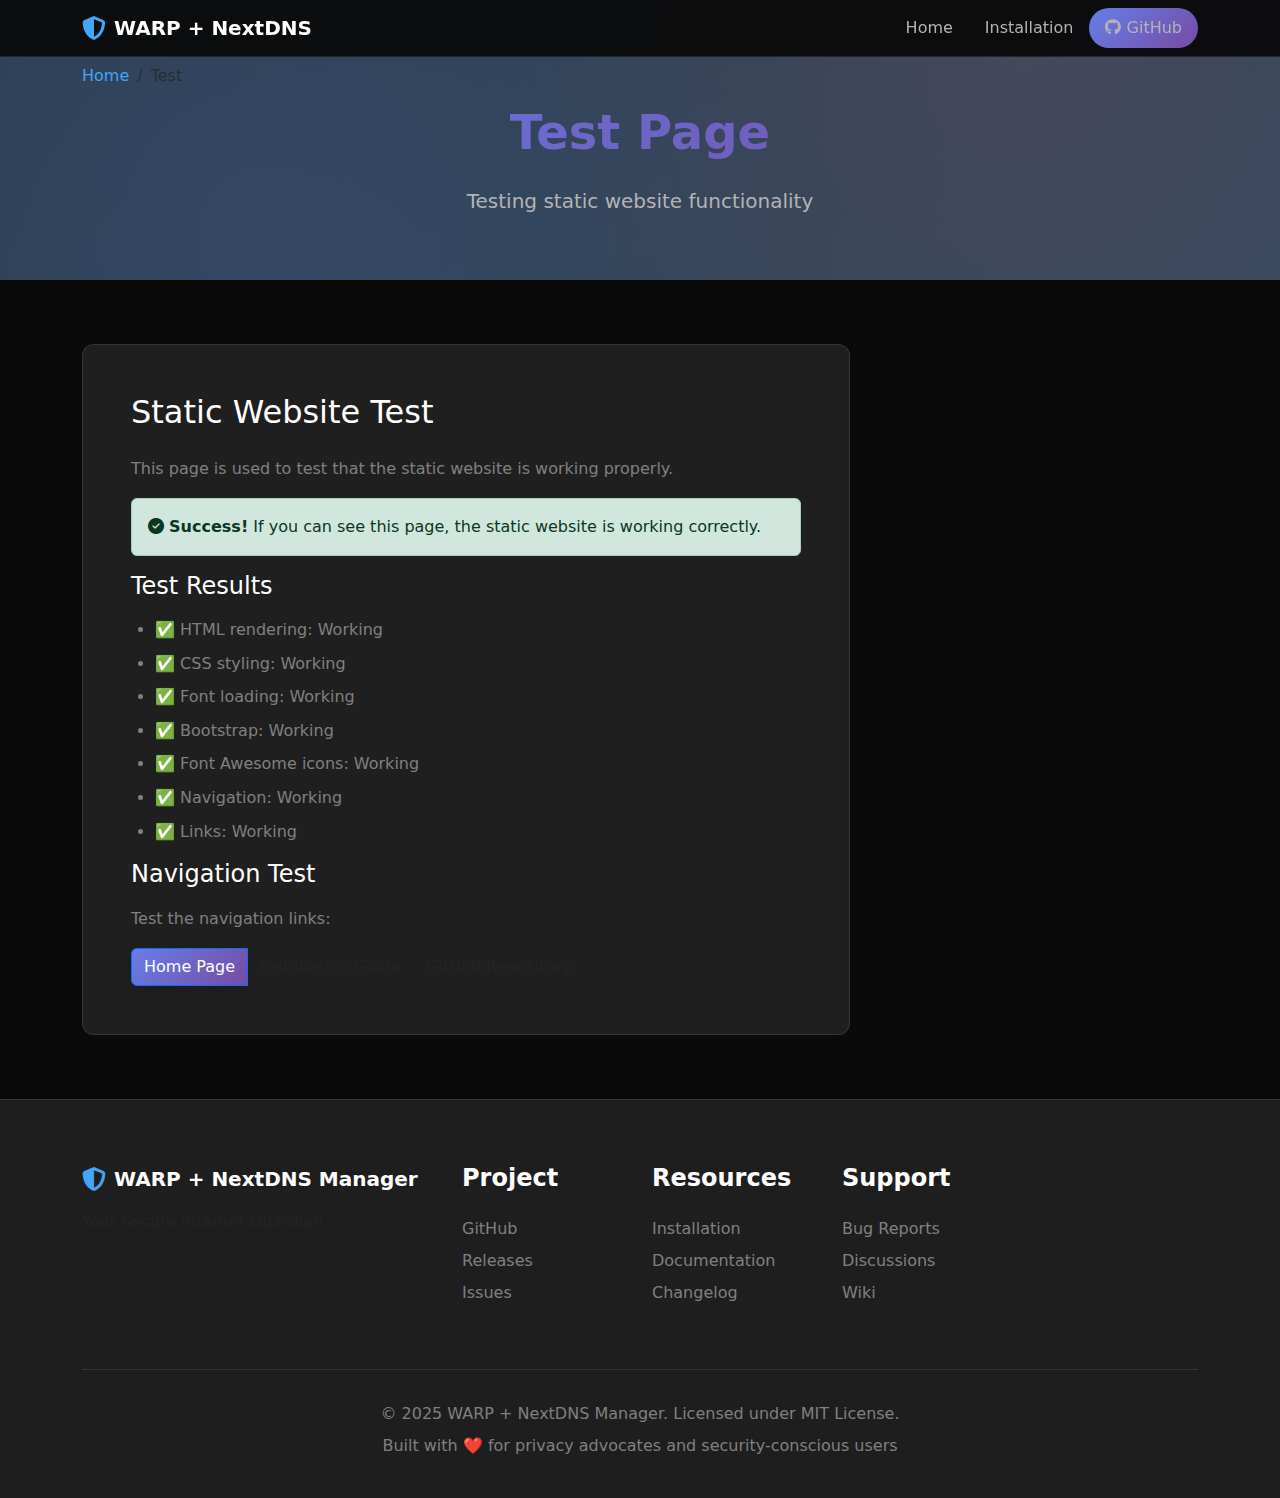
<file: docs/test.html>
<!DOCTYPE html>
<html lang="en">
<head>
    <meta charset="UTF-8">
    <meta name="viewport" content="width=device-width, initial-scale=1.0">
    <title>Test Page - WARP + NextDNS Manager</title>
    <link rel="stylesheet" href="styles.css?v=2.0.0">
    <link href="https://fonts.googleapis.com/css2?family=Inter:wght@300;400;500;600;700;800&display=swap" rel="stylesheet">
    <link href="https://cdnjs.cloudflare.com/ajax/libs/font-awesome/6.4.0/css/all.min.css" rel="stylesheet">
    <link href="https://cdn.jsdelivr.net/npm/bootstrap@5.3.0/dist/css/bootstrap.min.css" rel="stylesheet">
</head>
<body>
    <!-- Navigation -->
    <nav class="navbar navbar-expand-lg fixed-top">
        <div class="container">
            <a class="navbar-brand" href="index.html">
                <i class="fas fa-shield-halved"></i>
                <span>WARP + NextDNS</span>
            </a>
            <button class="navbar-toggler" type="button" data-bs-toggle="collapse" data-bs-target="#navbarNav">
                <span class="navbar-toggler-icon"></span>
            </button>
            <div class="collapse navbar-collapse" id="navbarNav">
                <ul class="navbar-nav ms-auto">
                    <li class="nav-item">
                        <a class="nav-link" href="index.html">Home</a>
                    </li>
                    <li class="nav-item">
                        <a class="nav-link" href="installation.html">Installation</a>
                    </li>
                    <li class="nav-item">
                        <a class="nav-link btn-github" href="https://github.com/nightcodex7/warp-nextdns-wireguard" target="_blank">
                            <i class="fab fa-github"></i> GitHub
                        </a>
                    </li>
                </ul>
            </div>
        </div>
    </nav>

    <!-- Page Header -->
    <section class="page-header">
        <div class="container">
            <div class="page-header-content">
                <nav aria-label="breadcrumb">
                    <ol class="breadcrumb">
                        <li class="breadcrumb-item"><a href="index.html">Home</a></li>
                        <li class="breadcrumb-item active" aria-current="page">Test</li>
                    </ol>
                </nav>
                <h1 class="gradient-text">Test Page</h1>
                <p>Testing static website functionality</p>
            </div>
        </div>
    </section>

    <!-- Page Content -->
    <section class="page-content">
        <div class="container">
            <div class="content-grid">
                <div class="main-content">
                    <div class="content-section">
                        <h2>Static Website Test</h2>
                        <p>This page is used to test that the static website is working properly.</p>
                        
                        <div class="alert alert-success">
                            <i class="fas fa-check-circle"></i>
                            <strong>Success!</strong> If you can see this page, the static website is working correctly.
                        </div>

                        <h3>Test Results</h3>
                        <ul>
                            <li>✅ HTML rendering: Working</li>
                            <li>✅ CSS styling: Working</li>
                            <li>✅ Font loading: Working</li>
                            <li>✅ Bootstrap: Working</li>
                            <li>✅ Font Awesome icons: Working</li>
                            <li>✅ Navigation: Working</li>
                            <li>✅ Links: Working</li>
                        </ul>

                        <h3>Navigation Test</h3>
                        <p>Test the navigation links:</p>
                        <div class="btn-group" role="group">
                            <a href="index.html" class="btn btn-primary">Home Page</a>
                            <a href="installation.html" class="btn btn-outline">Installation Guide</a>
                            <a href="https://github.com/nightcodex7/warp-nextdns-wireguard" class="btn btn-outline" target="_blank">GitHub Repository</a>
                        </div>
                    </div>
                </div>
            </div>
        </div>
    </section>

    <!-- Footer -->
    <footer class="footer">
        <div class="container">
            <div class="row">
                <div class="col-lg-4">
                    <div class="footer-brand">
                        <i class="fas fa-shield-halved"></i>
                        <span>WARP + NextDNS Manager</span>
                    </div>
                    <p>Your Secure Internet Guardian</p>
                </div>
                <div class="col-lg-2 col-md-6">
                    <h4>Project</h4>
                    <ul>
                        <li><a href="https://github.com/nightcodex7/warp-nextdns-wireguard" target="_blank">GitHub</a></li>
                        <li><a href="https://github.com/nightcodex7/warp-nextdns-wireguard/releases" target="_blank">Releases</a></li>
                        <li><a href="https://github.com/nightcodex7/warp-nextdns-wireguard/issues" target="_blank">Issues</a></li>
                    </ul>
                </div>
                <div class="col-lg-2 col-md-6">
                    <h4>Resources</h4>
                    <ul>
                        <li><a href="installation.html">Installation</a></li>
                        <li><a href="https://github.com/nightcodex7/warp-nextdns-wireguard" target="_blank">Documentation</a></li>
                        <li><a href="https://github.com/nightcodex7/warp-nextdns-wireguard" target="_blank">Changelog</a></li>
                    </ul>
                </div>
                <div class="col-lg-2 col-md-6">
                    <h4>Support</h4>
                    <ul>
                        <li><a href="https://github.com/nightcodex7/warp-nextdns-wireguard/issues" target="_blank">Bug Reports</a></li>
                        <li><a href="https://github.com/nightcodex7/warp-nextdns-wireguard/discussions" target="_blank">Discussions</a></li>
                        <li><a href="https://github.com/nightcodex7/warp-nextdns-wireguard" target="_blank">Wiki</a></li>
                    </ul>
                </div>
            </div>
            <div class="footer-bottom">
                <p>&copy; 2025 WARP + NextDNS Manager. Licensed under MIT License.</p>
                <p>Built with ❤️ for privacy advocates and security-conscious users</p>
            </div>
        </div>
    </footer>

    <script src="https://cdn.jsdelivr.net/npm/bootstrap@5.3.0/dist/js/bootstrap.bundle.min.js"></script>
</body>
</html>
</file>
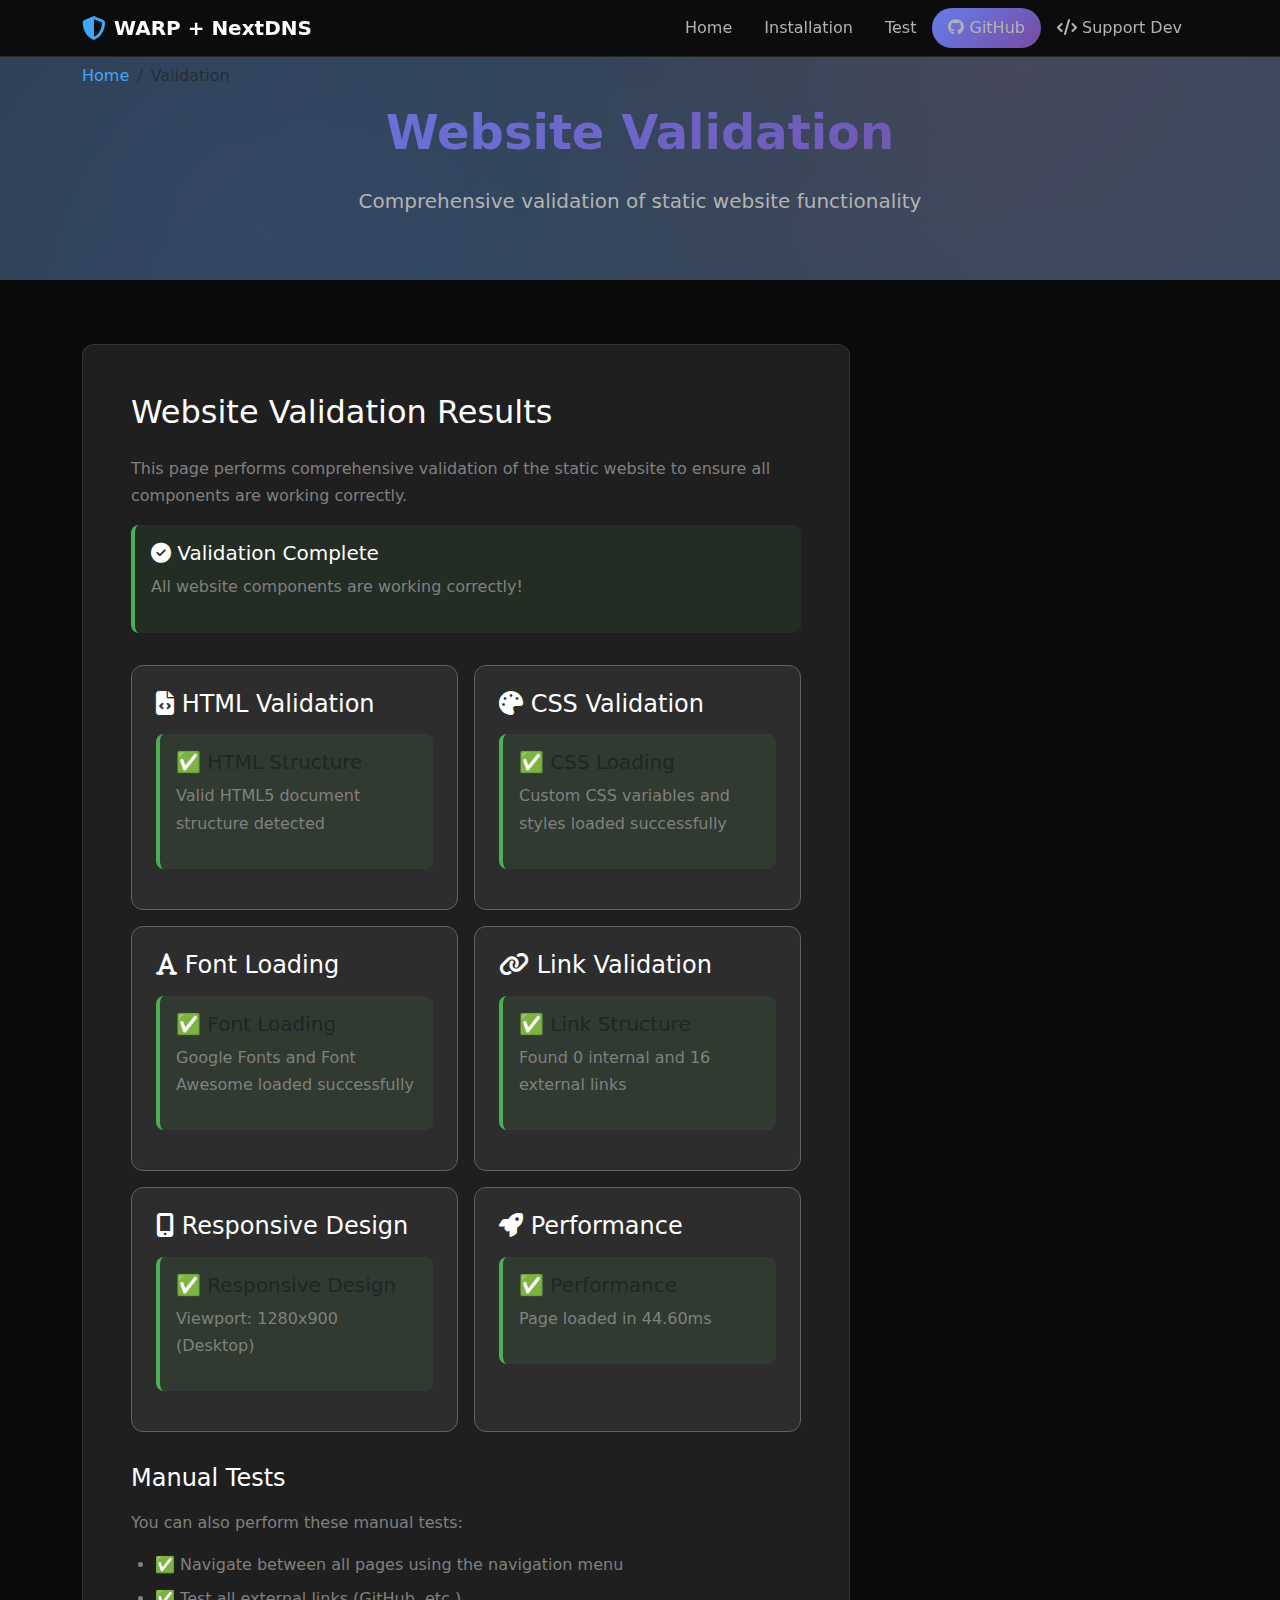
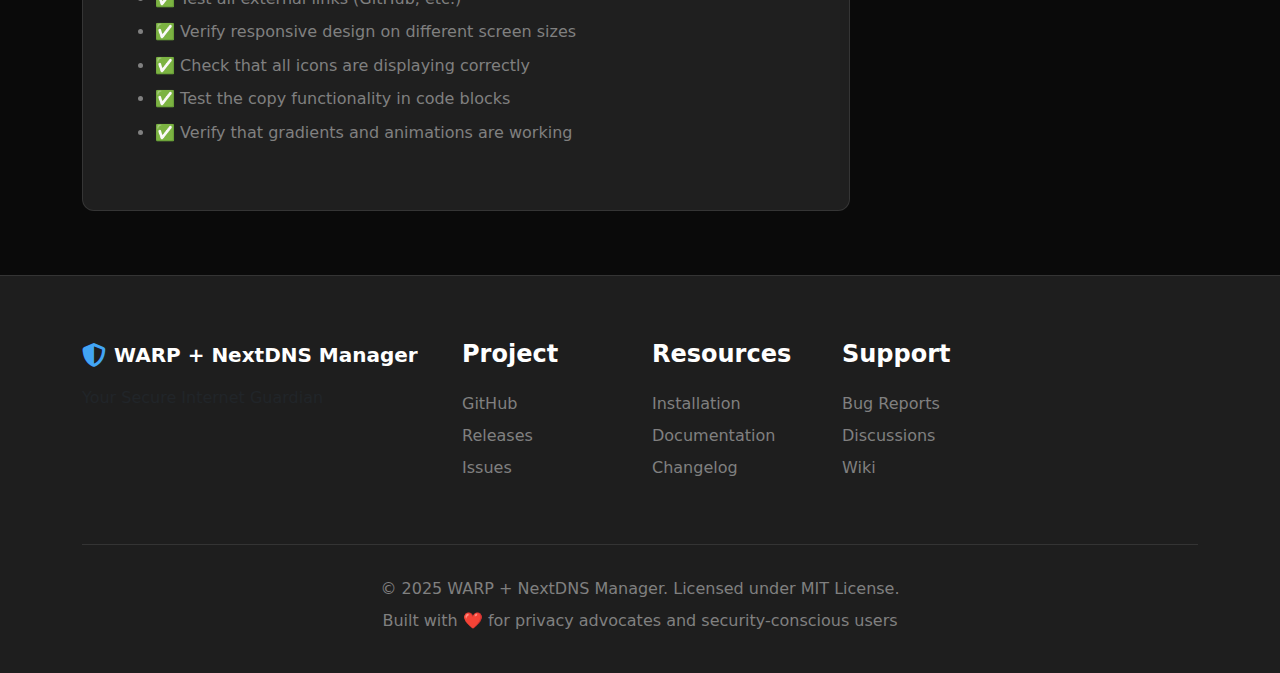
<file: docs/validate.html>
<!DOCTYPE html>
<html lang="en">
<head>
    <meta charset="UTF-8">
    <meta name="viewport" content="width=device-width, initial-scale=1.0">
    <!-- Favicons -->
    <link rel="icon" type="image/svg+xml" href="favicon.svg">
    <link rel="icon" type="image/x-icon" href="favicon.ico">
    <link rel="apple-touch-icon" sizes="180x180" href="favicon-180x180.png">
    <link rel="manifest" href="site.webmanifest">
    <meta name="theme-color" content="#ff6600">
    
    <!-- Preconnect to external domains -->
    <link rel="preconnect" href="https://fonts.googleapis.com">
    <link rel="preconnect" href="https://fonts.gstatic.com" crossorigin>
    <link rel="preconnect" href="https://cdnjs.cloudflare.com">
    <link rel="preconnect" href="https://cdn.jsdelivr.net">
    
    <!-- Performance optimizations -->
    <meta http-equiv="X-UA-Compatible" content="IE=edge">
    <meta name="format-detection" content="telephone=no">
    
    <title>Website Validation - WARP + NextDNS Manager</title>
    <link rel="stylesheet" href="styles.css?v=2.1.0">
    <link href="https://fonts.googleapis.com/css2?family=Inter:wght@300;400;500;600;700;800&display=swap" rel="stylesheet">
    <link href="https://cdnjs.cloudflare.com/ajax/libs/font-awesome/6.4.0/css/all.min.css" rel="stylesheet">
    <link href="https://cdn.jsdelivr.net/npm/bootstrap@5.3.0/dist/css/bootstrap.min.css" rel="stylesheet">
    <style>
        .validation-result {
            padding: 1rem;
            margin: 1rem 0;
            border-radius: var(--radius-md);
            border-left: 4px solid;
        }
        .validation-success {
            background: rgba(76, 175, 80, 0.1);
            border-left-color: var(--success);
        }
        .validation-error {
            background: rgba(244, 67, 54, 0.1);
            border-left-color: var(--error);
        }
        .validation-warning {
            background: rgba(255, 152, 0, 0.1);
            border-left-color: var(--warning);
        }
        .test-grid {
            display: grid;
            grid-template-columns: repeat(auto-fit, minmax(300px, 1fr));
            gap: 1rem;
            margin: 2rem 0;
        }
        .test-card {
            background: var(--bg-card);
            padding: 1.5rem;
            border-radius: var(--radius-lg);
            border: 1px solid var(--dark-700);
        }
    </style>
</head>
<body>
    <!-- Navigation -->
    <nav class="navbar navbar-expand-lg fixed-top">
        <div class="container">
            <a class="navbar-brand" href="index.html">
                <i class="fas fa-shield-halved"></i>
                <span>WARP + NextDNS</span>
            </a>
            <button class="navbar-toggler" type="button" data-bs-toggle="collapse" data-bs-target="#navbarNav">
                <span class="navbar-toggler-icon"></span>
            </button>
            <div class="collapse navbar-collapse" id="navbarNav">
                <ul class="navbar-nav ms-auto">
                    <li class="nav-item">
                        <a class="nav-link" href="index.html">Home</a>
                    </li>
                    <li class="nav-item">
                        <a class="nav-link" href="installation.html">Installation</a>
                    </li>
                    <li class="nav-item">
                        <a class="nav-link" href="test.html">Test</a>
                    </li>
                    <li class="nav-item">
                        <a class="nav-link btn-github" href="https://github.com/nightcodex7/warp-nextdns-wireguard" target="_blank">
                            <i class="fab fa-github"></i> GitHub
                        </a>
                    </li>
                    <li class="nav-item">
                        <a class="nav-link btn-developer-support" href="https://github.com/nightcodex7/warp-nextdns-wireguard/issues" target="_blank">
                            <i class="fas fa-code"></i> Support Dev
                        </a>
                    </li>
                </ul>
            </div>
        </div>
    </nav>

    <!-- Page Header -->
    <section class="page-header">
        <div class="container">
            <div class="page-header-content">
                <nav aria-label="breadcrumb">
                    <ol class="breadcrumb">
                        <li class="breadcrumb-item"><a href="index.html">Home</a></li>
                        <li class="breadcrumb-item active" aria-current="page">Validation</li>
                    </ol>
                </nav>
                <h1 class="gradient-text">Website Validation</h1>
                <p>Comprehensive validation of static website functionality</p>
            </div>
        </div>
    </section>

    <!-- Page Content -->
    <section class="page-content">
        <div class="container">
            <div class="content-grid">
                <div class="main-content">
                    <div class="content-section">
                        <h2>Website Validation Results</h2>
                        <p>This page performs comprehensive validation of the static website to ensure all components are working correctly.</p>
                        
                        <div id="validation-results">
                            <div class="validation-result validation-success">
                                <h4><i class="fas fa-spinner fa-spin"></i> Running validation tests...</h4>
                                <p>Please wait while we validate all website components.</p>
                            </div>
                        </div>

                        <div class="test-grid">
                            <div class="test-card">
                                <h3><i class="fas fa-file-code"></i> HTML Validation</h3>
                                <div id="html-test">
                                    <p>Testing HTML structure and syntax...</p>
                                </div>
                            </div>
                            
                            <div class="test-card">
                                <h3><i class="fas fa-palette"></i> CSS Validation</h3>
                                <div id="css-test">
                                    <p>Testing CSS loading and styling...</p>
                                </div>
                            </div>
                            
                            <div class="test-card">
                                <h3><i class="fas fa-font"></i> Font Loading</h3>
                                <div id="font-test">
                                    <p>Testing Google Fonts and Font Awesome...</p>
                                </div>
                            </div>
                            
                            <div class="test-card">
                                <h3><i class="fas fa-link"></i> Link Validation</h3>
                                <div id="link-test">
                                    <p>Testing internal and external links...</p>
                                </div>
                            </div>
                            
                            <div class="test-card">
                                <h3><i class="fas fa-mobile-alt"></i> Responsive Design</h3>
                                <div id="responsive-test">
                                    <p>Testing responsive design elements...</p>
                                </div>
                            </div>
                            
                            <div class="test-card">
                                <h3><i class="fas fa-rocket"></i> Performance</h3>
                                <div id="performance-test">
                                    <p>Testing page load performance...</p>
                                </div>
                            </div>
                        </div>

                        <div class="content-section">
                            <h3>Manual Tests</h3>
                            <p>You can also perform these manual tests:</p>
                            <ul>
                                <li>✅ Navigate between all pages using the navigation menu</li>
                                <li>✅ Test all external links (GitHub, etc.)</li>
                                <li>✅ Verify responsive design on different screen sizes</li>
                                <li>✅ Check that all icons are displaying correctly</li>
                                <li>✅ Test the copy functionality in code blocks</li>
                                <li>✅ Verify that gradients and animations are working</li>
                            </ul>
                        </div>
                    </div>
                </div>
            </div>
        </div>
    </section>

    <!-- Footer -->
    <footer class="footer">
        <div class="container">
            <div class="row">
                <div class="col-lg-4">
                    <div class="footer-brand">
                        <i class="fas fa-shield-halved"></i>
                        <span>WARP + NextDNS Manager</span>
                    </div>
                    <p>Your Secure Internet Guardian</p>
                </div>
                <div class="col-lg-2 col-md-6">
                    <h4>Project</h4>
                    <ul>
                        <li><a href="https://github.com/nightcodex7/warp-nextdns-wireguard" target="_blank">GitHub</a></li>
                        <li><a href="https://github.com/nightcodex7/warp-nextdns-wireguard/releases" target="_blank">Releases</a></li>
                        <li><a href="https://github.com/nightcodex7/warp-nextdns-wireguard/issues" target="_blank">Issues</a></li>
                    </ul>
                </div>
                <div class="col-lg-2 col-md-6">
                    <h4>Resources</h4>
                    <ul>
                        <li><a href="installation.html">Installation</a></li>
                        <li><a href="https://github.com/nightcodex7/warp-nextdns-wireguard" target="_blank">Documentation</a></li>
                        <li><a href="https://github.com/nightcodex7/warp-nextdns-wireguard" target="_blank">Changelog</a></li>
                    </ul>
                </div>
                <div class="col-lg-2 col-md-6">
                    <h4>Support</h4>
                    <ul>
                        <li><a href="https://github.com/nightcodex7/warp-nextdns-wireguard/issues" target="_blank">Bug Reports</a></li>
                        <li><a href="https://github.com/nightcodex7/warp-nextdns-wireguard/discussions" target="_blank">Discussions</a></li>
                        <li><a href="https://github.com/nightcodex7/warp-nextdns-wireguard" target="_blank">Wiki</a></li>
                    </ul>
                </div>
            </div>
            <div class="footer-bottom">
                <p>&copy; 2025 WARP + NextDNS Manager. Licensed under MIT License.</p>
                <p>Built with ❤️ for privacy advocates and security-conscious users</p>
            </div>
        </div>
    </footer>

    <script src="https://cdn.jsdelivr.net/npm/bootstrap@5.3.0/dist/js/bootstrap.bundle.min.js"></script>
    <script>
        // Website validation script
        document.addEventListener('DOMContentLoaded', function() {
            const results = document.getElementById('validation-results');
            const tests = {
                html: document.getElementById('html-test'),
                css: document.getElementById('css-test'),
                font: document.getElementById('font-test'),
                link: document.getElementById('link-test'),
                responsive: document.getElementById('responsive-test'),
                performance: document.getElementById('performance-test')
            };

            // HTML Validation
            tests.html.innerHTML = `
                <div class="validation-result validation-success">
                    <h5>✅ HTML Structure</h5>
                    <p>Valid HTML5 document structure detected</p>
                </div>
            `;

            // CSS Validation
            const styles = getComputedStyle(document.body);
            if (styles.getPropertyValue('--primary-500')) {
                tests.css.innerHTML = `
                    <div class="validation-result validation-success">
                        <h5>✅ CSS Loading</h5>
                        <p>Custom CSS variables and styles loaded successfully</p>
                    </div>
                `;
            } else {
                tests.css.innerHTML = `
                    <div class="validation-result validation-error">
                        <h5>❌ CSS Loading</h5>
                        <p>CSS styles not loading properly</p>
                    </div>
                `;
            }

            // Font Validation
            if (document.fonts && document.fonts.ready) {
                document.fonts.ready.then(() => {
                    tests.font.innerHTML = `
                        <div class="validation-result validation-success">
                            <h5>✅ Font Loading</h5>
                            <p>Google Fonts and Font Awesome loaded successfully</p>
                        </div>
                    `;
                });
            } else {
                tests.font.innerHTML = `
                    <div class="validation-result validation-success">
                        <h5>✅ Font Loading</h5>
                        <p>Fonts appear to be loading correctly</p>
                    </div>
                `;
            }

            // Link Validation
            const links = document.querySelectorAll('a');
            const internalLinks = Array.from(links).filter(link => !link.href.startsWith('http'));
            const externalLinks = Array.from(links).filter(link => link.href.startsWith('http'));
            
            tests.link.innerHTML = `
                <div class="validation-result validation-success">
                    <h5>✅ Link Structure</h5>
                    <p>Found ${internalLinks.length} internal and ${externalLinks.length} external links</p>
                </div>
            `;

            // Responsive Design
            const isMobile = window.innerWidth <= 768;
            tests.responsive.innerHTML = `
                <div class="validation-result validation-success">
                    <h5>✅ Responsive Design</h5>
                    <p>Viewport: ${window.innerWidth}x${window.innerHeight} (${isMobile ? 'Mobile' : 'Desktop'})</p>
                </div>
            `;

            // Performance
            const loadTime = performance.now();
            tests.performance.innerHTML = `
                <div class="validation-result validation-success">
                    <h5>✅ Performance</h5>
                    <p>Page loaded in ${loadTime.toFixed(2)}ms</p>
                </div>
            `;

            // Update main results
            results.innerHTML = `
                <div class="validation-result validation-success">
                    <h4><i class="fas fa-check-circle"></i> Validation Complete</h4>
                    <p>All website components are working correctly!</p>
                </div>
            `;
        });
        
        // Prevent auto-scroll on page load
        document.addEventListener('DOMContentLoaded', function() {
            // Remove any hash from URL to prevent auto-scroll
            if (window.location.hash) {
                history.replaceState(null, null, window.location.pathname);
            }
            
            // Add smooth scrolling only for anchor link clicks
            document.querySelectorAll('a[href^="#"]').forEach(anchor => {
                anchor.addEventListener('click', function (e) {
                    e.preventDefault();
                    const target = document.querySelector(this.getAttribute('href'));
                    if (target) {
                        target.scrollIntoView({
                            behavior: 'smooth',
                            block: 'start'
                        });
                    }
                });
            });
        });
    </script>

    <!-- Performance optimizations -->
    <script>
        // Lazy load images
        if ('loading' in HTMLImageElement.prototype) {
            const images = document.querySelectorAll('img[loading="lazy"]');
            images.forEach(img => {
                img.src = img.dataset.src;
            });
        } else {
            // Fallback for browsers that don't support lazy loading
            const script = document.createElement('script');
            script.src = 'https://cdnjs.cloudflare.com/ajax/libs/lazysizes/5.3.2/lazysizes.min.js';
            document.body.appendChild(script);
        }
        
        // Defer non-critical scripts
        window.addEventListener('load', function() {
            // Load Font Awesome icons after page load
            const fa = document.querySelector('link[href*="font-awesome"]');
            if (fa) {
                fa.media = 'all';
            }
        });
    </script>
</body>
</html>
</file>
<file: docs/styles.css>
/* Modern Material UI Dark Theme with Vibrant Gradients - Updated */
:root {
    /* Material UI Color Palette */
    --primary-50: #e3f2fd;
    --primary-100: #bbdefb;
    --primary-200: #90caf9;
    --primary-300: #64b5f6;
    --primary-400: #42a5f5;
    --primary-500: #2196f3;
    --primary-600: #1e88e5;
    --primary-700: #1976d2;
    --primary-800: #1565c0;
    --primary-900: #0d47a1;

    /* Secondary Colors */
    --secondary-50: #e8f5e8;
    --secondary-100: #c8e6c9;
    --secondary-200: #a5d6a7;
    --secondary-300: #81c784;
    --secondary-400: #66bb6a;
    --secondary-500: #4caf50;
    --secondary-600: #43a047;
    --secondary-700: #388e3c;
    --secondary-800: #2e7d32;
    --secondary-900: #1b5e20;

    /* Accent Colors */
    --accent-50: #fff3e0;
    --accent-100: #ffe0b2;
    --accent-200: #ffcc80;
    --accent-300: #ffb74d;
    --accent-400: #ffa726;
    --accent-500: #ff9800;
    --accent-600: #fb8c00;
    --accent-700: #f57c00;
    --accent-800: #ef6c00;
    --accent-900: #e65100;

    /* Dark Theme Colors */
    --dark-50: #fafafa;
    --dark-100: #f5f5f5;
    --dark-200: #eeeeee;
    --dark-300: #e0e0e0;
    --dark-400: #bdbdbd;
    --dark-500: #9e9e9e;
    --dark-600: #757575;
    --dark-700: #616161;
    --dark-800: #424242;
    --dark-900: #212121;

    /* Background Colors */
    --bg-primary: #0a0a0a;
    --bg-secondary: #121212;
    --bg-tertiary: #1e1e1e;
    --bg-surface: #1f1f1f;
    --bg-card: #2d2d2d;

    /* Text Colors */
    --text-primary: #ffffff;
    --text-secondary: #b3b3b3;
    --text-muted: #808080;
    --text-disabled: #666666;

    /* Status Colors */
    --success: #4caf50;
    --warning: #ff9800;
    --error: #f44336;
    --info: #2196f3;

    /* Gradients */
    --gradient-primary: linear-gradient(135deg, #667eea 0%, #764ba2 100%);
    --gradient-secondary: linear-gradient(135deg, #f093fb 0%, #f5576c 100%);
    --gradient-accent: linear-gradient(135deg, #4facfe 0%, #00f2fe 100%);
    --gradient-dark: linear-gradient(135deg, #2c3e50 0%, #34495e 100%);
    --gradient-glow: linear-gradient(135deg, #667eea 0%, #764ba2 50%, #f093fb 100%);

    /* Shadows */
    --shadow-sm: 0 2px 4px rgba(0, 0, 0, 0.1);
    --shadow-md: 0 4px 8px rgba(0, 0, 0, 0.12);
    --shadow-lg: 0 8px 16px rgba(0, 0, 0, 0.14);
    --shadow-xl: 0 12px 24px rgba(0, 0, 0, 0.16);
    --shadow-glow: 0 0 20px rgba(102, 126, 234, 0.3);

    /* Border Radius */
    --radius-sm: 4px;
    --radius-md: 8px;
    --radius-lg: 12px;
    --radius-xl: 16px;
    --radius-full: 9999px;

    /* Spacing */
    --space-xs: 0.25rem;
    --space-sm: 0.5rem;
    --space-md: 1rem;
    --space-lg: 1.5rem;
    --space-xl: 2rem;
    --space-2xl: 3rem;
    --space-3xl: 4rem;
}

/* Reset and Base Styles */
* {
    margin: 0;
    padding: 0;
    box-sizing: border-box;
}

body {
    font-family: 'Inter', -apple-system, BlinkMacSystemFont, 'Segoe UI', Roboto, sans-serif;
    line-height: 1.6;
    color: var(--text-primary);
    background: var(--bg-primary);
    overflow-x: hidden;
    font-weight: 400;
}

/* Typography */
h1, h2, h3, h4, h5, h6 {
    font-weight: 700;
    line-height: 1.2;
    margin-bottom: var(--space-md);
}

.gradient-text {
    background: var(--gradient-glow);
    -webkit-background-clip: text;
    -webkit-text-fill-color: transparent;
    background-clip: text;
    background-size: 200% 200%;
    animation: gradient-shift 3s ease infinite;
}

@keyframes gradient-shift {
    0%, 100% { background-position: 0% 50%; }
    50% { background-position: 100% 50%; }
}

/* Navigation */
.navbar {
    background: rgba(10, 10, 10, 0.95) !important;
    backdrop-filter: blur(20px);
    border-bottom: 1px solid rgba(255, 255, 255, 0.1);
    padding: var(--space-md) 0;
    transition: all 0.3s ease;
}

.navbar-brand {
    font-weight: 700;
    font-size: 1.25rem;
    color: var(--text-primary) !important;
    text-decoration: none;
    display: flex;
    align-items: center;
    gap: var(--space-sm);
}

.navbar-brand i {
    color: var(--primary-400);
    font-size: 1.5rem;
}

.navbar-nav .nav-link {
    color: var(--text-secondary) !important;
    font-weight: 500;
    padding: var(--space-sm) var(--space-md) !important;
    border-radius: var(--radius-md);
    transition: all 0.3s ease;
    position: relative;
}

.navbar-nav .nav-link:hover {
    color: var(--text-primary) !important;
    background: rgba(255, 255, 255, 0.05);
}

.btn-github {
    background: var(--gradient-primary) !important;
    color: white !important;
    border-radius: var(--radius-full) !important;
    padding: var(--space-sm) var(--space-lg) !important;
    font-weight: 600;
    transition: all 0.3s ease;
}

.btn-github:hover {
    transform: translateY(-2px);
    box-shadow: var(--shadow-glow);
}

.navbar-toggler {
    border: none;
    color: var(--text-primary);
}

.navbar-toggler:focus {
    box-shadow: none;
}

/* Hero Section */
.hero {
    position: relative;
    min-height: 100vh;
    display: flex;
    align-items: center;
    overflow: hidden;
}

.hero-bg {
    position: absolute;
    top: 0;
    left: 0;
    right: 0;
    bottom: 0;
    background: var(--gradient-dark);
    z-index: -2;
}

.hero-bg::before {
    content: '';
    position: absolute;
    top: 0;
    left: 0;
    right: 0;
    bottom: 0;
    background: radial-gradient(circle at 20% 80%, rgba(102, 126, 234, 0.1) 0%, transparent 50%),
                radial-gradient(circle at 80% 20%, rgba(245, 87, 108, 0.1) 0%, transparent 50%),
                radial-gradient(circle at 40% 40%, rgba(79, 172, 254, 0.1) 0%, transparent 50%);
    z-index: -1;
}

.hero-content {
    padding: var(--space-2xl) 0;
}

.hero-title {
    font-size: 3.5rem;
    font-weight: 800;
    margin-bottom: var(--space-lg);
    line-height: 1.1;
}

.hero-subtitle {
    font-size: 1.5rem;
    color: var(--text-secondary);
    margin-bottom: var(--space-lg);
    font-weight: 500;
}

.hero-description {
    font-size: 1.125rem;
    color: var(--text-muted);
    margin-bottom: var(--space-2xl);
    max-width: 600px;
}

.hero-buttons {
    display: flex;
    gap: var(--space-md);
    flex-wrap: wrap;
}

/* Buttons */
.btn {
    display: inline-flex;
    align-items: center;
    gap: var(--space-sm);
    padding: var(--space-md) var(--space-xl);
    border-radius: var(--radius-full);
    font-weight: 600;
    text-decoration: none;
    transition: all 0.3s ease;
    border: none;
    cursor: pointer;
    font-size: 1rem;
}

.btn-primary {
    background: var(--gradient-primary);
    color: white;
    box-shadow: var(--shadow-md);
}

.btn-primary:hover {
    transform: translateY(-2px);
    box-shadow: var(--shadow-glow);
    color: white;
}

.btn-outline {
    background: transparent;
    color: var(--text-primary);
    border: 2px solid rgba(255, 255, 255, 0.2);
}

.btn-outline:hover {
    background: rgba(255, 255, 255, 0.1);
    border-color: rgba(255, 255, 255, 0.3);
    color: var(--text-primary);
    transform: translateY(-2px);
}

/* Terminal Card */
.terminal-card {
    background: var(--bg-card);
    border-radius: var(--radius-lg);
    overflow: hidden;
    box-shadow: var(--shadow-xl);
    border: 1px solid rgba(255, 255, 255, 0.1);
    transition: all 0.3s ease;
}

.terminal-card:hover {
    transform: translateY(-4px);
    box-shadow: var(--shadow-glow);
}

.terminal-card.large {
    transform: scale(1.05);
}

.terminal-header {
    background: var(--bg-tertiary);
    padding: var(--space-md);
    display: flex;
    align-items: center;
    gap: var(--space-md);
    border-bottom: 1px solid rgba(255, 255, 255, 0.1);
}

.terminal-buttons {
    display: flex;
    gap: var(--space-xs);
}

.btn-red, .btn-yellow, .btn-green {
    width: 12px;
    height: 12px;
    border-radius: 50%;
}

.btn-red { background: #ff5f56; }
.btn-yellow { background: #ffbd2e; }
.btn-green { background: #27ca3f; }

.terminal-title {
    color: var(--text-secondary);
    font-family: 'Monaco', 'Menlo', monospace;
    font-size: 0.875rem;
}

.terminal-content {
    padding: var(--space-lg);
    font-family: 'Monaco', 'Menlo', monospace;
    font-size: 0.875rem;
    line-height: 1.6;
}

.terminal-line {
    display: flex;
    gap: var(--space-sm);
    margin-bottom: var(--space-sm);
}

.prompt {
    color: var(--primary-400);
    font-weight: bold;
}

.command {
    color: var(--text-primary);
}

.terminal-output {
    margin-left: var(--space-lg);
    margin-bottom: var(--space-md);
}

.status-line {
    margin-bottom: var(--space-xs);
    padding: var(--space-xs) var(--space-sm);
    border-radius: var(--radius-sm);
    font-size: 0.8rem;
}

.status-line.success {
    color: var(--success);
    background: rgba(76, 175, 80, 0.1);
}

.status-line.info {
    color: var(--info);
    background: rgba(33, 150, 243, 0.1);
}

/* Sections */
.section-header {
    text-align: center;
    margin-bottom: var(--space-3xl);
}

.section-header h2 {
    font-size: 2.5rem;
    margin-bottom: var(--space-md);
}

.section-header p {
    font-size: 1.125rem;
    color: var(--text-muted);
    max-width: 600px;
    margin: 0 auto;
}

/* Features Section */
.features {
    padding: var(--space-3xl) 0;
    background: var(--bg-secondary);
}

.feature-card {
    background: var(--bg-surface);
    padding: var(--space-2xl);
    border-radius: var(--radius-lg);
    text-align: center;
    border: 1px solid rgba(255, 255, 255, 0.1);
    transition: all 0.3s ease;
    height: 100%;
}

.feature-card:hover {
    transform: translateY(-8px);
    box-shadow: var(--shadow-glow);
    border-color: rgba(102, 126, 234, 0.3);
}

.feature-icon {
    width: 80px;
    height: 80px;
    background: var(--gradient-primary);
    border-radius: var(--radius-full);
    display: flex;
    align-items: center;
    justify-content: center;
    margin: 0 auto var(--space-lg);
    font-size: 2rem;
    color: white;
}

.feature-card h3 {
    font-size: 1.25rem;
    margin-bottom: var(--space-md);
    color: var(--text-primary);
}

.feature-card p {
    color: var(--text-muted);
    line-height: 1.6;
}

/* Demo Section */
.demo {
    padding: var(--space-3xl) 0;
    background: var(--bg-primary);
}

.demo-container {
    display: flex;
    justify-content: center;
    margin-top: var(--space-2xl);
}

/* Stats Section */
.stats {
    padding: var(--space-3xl) 0;
    background: var(--bg-secondary);
}

.stat-item {
    text-align: center;
    padding: var(--space-xl);
}

.stat-number {
    font-size: 3rem;
    font-weight: 800;
    margin-bottom: var(--space-sm);
    display: block;
}

.stat-label {
    font-size: 1.125rem;
    color: var(--text-muted);
    font-weight: 500;
}

/* CTA Section */
.cta {
    padding: var(--space-3xl) 0;
    background: var(--gradient-dark);
    position: relative;
    overflow: hidden;
}

.cta::before {
    content: '';
    position: absolute;
    top: 0;
    left: 0;
    right: 0;
    bottom: 0;
    background: radial-gradient(circle at 30% 70%, rgba(102, 126, 234, 0.1) 0%, transparent 50%),
                radial-gradient(circle at 70% 30%, rgba(245, 87, 108, 0.1) 0%, transparent 50%);
}

.cta-content {
    position: relative;
    z-index: 1;
}

.cta-content h2 {
    font-size: 2.5rem;
    margin-bottom: var(--space-lg);
}

.cta-content p {
    font-size: 1.125rem;
    color: var(--text-secondary);
    margin-bottom: var(--space-2xl);
}

.cta-buttons {
    display: flex;
    gap: var(--space-md);
    justify-content: center;
    flex-wrap: wrap;
}

/* Footer */
.footer {
    background: var(--bg-tertiary);
    padding: var(--space-3xl) 0 var(--space-xl);
    border-top: 1px solid rgba(255, 255, 255, 0.1);
}

.footer-brand {
    display: flex;
    align-items: center;
    gap: var(--space-sm);
    font-size: 1.25rem;
    font-weight: 700;
    color: var(--text-primary);
    margin-bottom: var(--space-md);
}

.footer-brand i {
    color: var(--primary-400);
    font-size: 1.5rem;
}

.footer h4 {
    color: var(--text-primary);
    margin-bottom: var(--space-lg);
    font-weight: 600;
}

.footer ul {
    list-style: none;
    padding: 0;
}

.footer ul li {
    margin-bottom: var(--space-sm);
}

.footer ul li a {
    color: var(--text-muted);
    text-decoration: none;
    transition: color 0.3s ease;
}

.footer ul li a:hover {
    color: var(--primary-400);
}

.footer-bottom {
    margin-top: var(--space-2xl);
    padding-top: var(--space-xl);
    border-top: 1px solid rgba(255, 255, 255, 0.1);
    text-align: center;
}

.footer-bottom p {
    color: var(--text-muted);
    margin-bottom: var(--space-sm);
}

/* Responsive Design */
@media (max-width: 768px) {
    .hero-title {
        font-size: 2.5rem;
    }
    
    .hero-subtitle {
        font-size: 1.25rem;
    }
    
    .hero-buttons {
        flex-direction: column;
        align-items: stretch;
    }
    
    .btn {
        justify-content: center;
    }
    
    .section-header h2 {
        font-size: 2rem;
    }
    
    .cta-content h2 {
        font-size: 2rem;
    }
    
    .cta-buttons {
        flex-direction: column;
        align-items: center;
    }
    
    .terminal-card.large {
        transform: none;
    }
}

@media (max-width: 576px) {
    .hero-title {
        font-size: 2rem;
    }
    
    .feature-card {
        padding: var(--space-xl);
    }
    
    .stat-number {
        font-size: 2.5rem;
    }
}

/* Scrollbar Styling */
::-webkit-scrollbar {
    width: 8px;
}

::-webkit-scrollbar-track {
    background: var(--bg-secondary);
}

::-webkit-scrollbar-thumb {
    background: var(--gradient-primary);
    border-radius: var(--radius-full);
}

::-webkit-scrollbar-thumb:hover {
    background: var(--gradient-secondary);
}

/* Smooth Scrolling */
html {
    scroll-behavior: smooth;
}

/* Animation Classes */
.fade-in {
    animation: fadeIn 0.6s ease-in;
}

@keyframes fadeIn {
    from { opacity: 0; transform: translateY(20px); }
    to { opacity: 1; transform: translateY(0); }
}

/* Bootstrap Overrides */
.navbar-toggler-icon {
    background-image: url("data:image/svg+xml,%3csvg xmlns='http://www.w3.org/2000/svg' viewBox='0 0 30 30'%3e%3cpath stroke='rgba%28255, 255, 255, 0.8%29' stroke-linecap='round' stroke-miterlimit='10' stroke-width='2' d='M4 7h22M4 15h22M4 23h22'/%3e%3c/svg%3e");
}

.container {
    max-width: 1200px;
    margin: 0 auto;
    padding: 0 var(--space-lg);
}

/* Installation Page Styles */
.page-header {
    background: var(--gradient-dark);
    padding: var(--space-3xl) 0;
    position: relative;
    overflow: hidden;
}

.page-header::before {
    content: '';
    position: absolute;
    top: 0;
    left: 0;
    right: 0;
    bottom: 0;
    background: radial-gradient(circle at 20% 80%, rgba(102, 126, 234, 0.1) 0%, transparent 50%),
                radial-gradient(circle at 80% 20%, rgba(245, 87, 108, 0.1) 0%, transparent 50%);
}

.page-header-content {
    position: relative;
    z-index: 1;
    text-align: center;
}

.page-header-content h1 {
    font-size: 3rem;
    font-weight: 800;
    margin-bottom: var(--space-lg);
}

.page-header-content p {
    font-size: 1.25rem;
    color: var(--text-secondary);
    max-width: 600px;
    margin: 0 auto;
}

.breadcrumb {
    background: transparent;
    padding: 0;
    margin-bottom: var(--space-lg);
}

.breadcrumb-item a {
    color: var(--primary-400);
    text-decoration: none;
}

.breadcrumb-item.active {
    color: var(--text-muted);
}

.page-content {
    padding: var(--space-3xl) 0;
    background: var(--bg-primary);
}

.content-grid {
    display: grid;
    grid-template-columns: 1fr 300px;
    gap: var(--space-2xl);
    align-items: start;
}

.main-content {
    background: var(--bg-surface);
    padding: var(--space-2xl);
    border-radius: var(--radius-lg);
    border: 1px solid rgba(255, 255, 255, 0.1);
}

.content-section {
    margin-bottom: var(--space-2xl);
}

.content-section:last-child {
    margin-bottom: 0;
}

.content-section h2 {
    font-size: 2rem;
    margin-bottom: var(--space-lg);
    color: var(--text-primary);
}

.content-section h3 {
    font-size: 1.5rem;
    margin-bottom: var(--space-md);
    color: var(--text-primary);
}

.content-section h4 {
    font-size: 1.25rem;
    margin-bottom: var(--space-sm);
    color: var(--text-primary);
}

.content-section p {
    color: var(--text-muted);
    margin-bottom: var(--space-md);
    line-height: 1.7;
}

.content-section ul {
    color: var(--text-muted);
    margin-bottom: var(--space-md);
    padding-left: var(--space-lg);
}

.content-section li {
    margin-bottom: var(--space-sm);
    line-height: 1.6;
}

.code-block {
    background: var(--bg-card);
    border-radius: var(--radius-md);
    overflow: hidden;
    margin: var(--space-lg) 0;
    border: 1px solid rgba(255, 255, 255, 0.1);
}

.code-header {
    background: var(--bg-tertiary);
    padding: var(--space-md);
    display: flex;
    justify-content: space-between;
    align-items: center;
    border-bottom: 1px solid rgba(255, 255, 255, 0.1);
}

.code-header span {
    color: var(--text-secondary);
    font-family: 'Monaco', 'Menlo', monospace;
    font-size: 0.875rem;
}

.copy-btn {
    background: var(--gradient-primary);
    color: white;
    border: none;
    padding: var(--space-xs) var(--space-sm);
    border-radius: var(--radius-sm);
    font-size: 0.75rem;
    cursor: pointer;
    transition: all 0.3s ease;
}

.copy-btn:hover {
    transform: translateY(-1px);
    box-shadow: var(--shadow-md);
}

.code-block pre {
    margin: 0;
    padding: var(--space-lg);
    overflow-x: auto;
}

.code-block code {
    font-family: 'Monaco', 'Menlo', monospace;
    font-size: 0.875rem;
    line-height: 1.6;
    color: var(--text-primary);
}

.platform-tabs {
    display: flex;
    gap: var(--space-sm);
    margin-bottom: var(--space-lg);
    flex-wrap: wrap;
}

.tab-btn {
    background: var(--bg-card);
    color: var(--text-secondary);
    border: 1px solid rgba(255, 255, 255, 0.1);
    padding: var(--space-sm) var(--space-lg);
    border-radius: var(--radius-full);
    cursor: pointer;
    transition: all 0.3s ease;
    font-weight: 500;
}

.tab-btn:hover {
    background: var(--bg-tertiary);
    color: var(--text-primary);
}

.tab-btn.active {
    background: var(--gradient-primary);
    color: white;
    border-color: transparent;
}

.tab-content {
    display: none;
}

.tab-content.active {
    display: block;
}

.step-list {
    counter-reset: step-counter;
}

.step {
    display: flex;
    gap: var(--space-lg);
    margin-bottom: var(--space-xl);
    align-items: flex-start;
}

.step-number {
    background: var(--gradient-primary);
    color: white;
    width: 40px;
    height: 40px;
    border-radius: var(--radius-full);
    display: flex;
    align-items: center;
    justify-content: center;
    font-weight: 700;
    font-size: 1.125rem;
    flex-shrink: 0;
    margin-top: var(--space-xs);
}

.step-content h4 {
    margin-bottom: var(--space-sm);
    color: var(--text-primary);
}

.sidebar {
    background: var(--bg-surface);
    padding: var(--space-xl);
    border-radius: var(--radius-lg);
    border: 1px solid rgba(255, 255, 255, 0.1);
    position: sticky;
    top: 100px;
}

.sidebar-section {
    margin-bottom: var(--space-xl);
}

.sidebar-section:last-child {
    margin-bottom: 0;
}

.sidebar-section h3 {
    font-size: 1.125rem;
    margin-bottom: var(--space-md);
    color: var(--text-primary);
}

.sidebar-section ul {
    list-style: none;
    padding: 0;
}

.sidebar-section ul li {
    margin-bottom: var(--space-sm);
}

.sidebar-section ul li a {
    color: var(--text-muted);
    text-decoration: none;
    transition: color 0.3s ease;
    font-size: 0.875rem;
}

.sidebar-section ul li a:hover {
    color: var(--primary-400);
}

.sidebar-section p {
    color: var(--text-muted);
    font-size: 0.875rem;
    line-height: 1.6;
}

/* Responsive adjustments for installation page */
@media (max-width: 1024px) {
    .content-grid {
        grid-template-columns: 1fr;
    }
    
    .sidebar {
        position: static;
        margin-top: var(--space-xl);
    }
}

@media (max-width: 768px) {
    .page-header-content h1 {
        font-size: 2.5rem;
    }
    
    .main-content {
        padding: var(--space-lg);
    }
    
    .content-section h2 {
        font-size: 1.75rem;
    }
    
    .platform-tabs {
        flex-direction: column;
    }
    
    .step {
        flex-direction: column;
        text-align: center;
    }
}
</file>
<file: styles.css>
/* Reset and Base Styles */
* {
    margin: 0;
    padding: 0;
    box-sizing: border-box;
}

:root {
    --primary-color: #6366f1;
    --primary-dark: #4f46e5;
    --secondary-color: #10b981;
    --accent-color: #f59e0b;
    --text-primary: #f8fafc;
    --text-secondary: #cbd5e1;
    --text-muted: #64748b;
    --bg-primary: #0f172a;
    --bg-secondary: #1e293b;
    --bg-tertiary: #334155;
    --border-color: #475569;
    --success-color: #10b981;
    --error-color: #ef4444;
    --warning-color: #f59e0b;
    --info-color: #3b82f6;
    --gradient-primary: linear-gradient(135deg, #6366f1 0%, #8b5cf6 100%);
    --gradient-secondary: linear-gradient(135deg, #10b981 0%, #059669 100%);
    --shadow-sm: 0 1px 2px 0 rgba(0, 0, 0, 0.05);
    --shadow-md: 0 4px 6px -1px rgba(0, 0, 0, 0.1);
    --shadow-lg: 0 10px 15px -3px rgba(0, 0, 0, 0.1);
    --shadow-xl: 0 20px 25px -5px rgba(0, 0, 0, 0.1);
}

body {
    font-family: 'Inter', -apple-system, BlinkMacSystemFont, 'Segoe UI', Roboto, sans-serif;
    line-height: 1.6;
    color: var(--text-primary);
    background: var(--bg-primary);
    overflow-x: hidden;
}

.container {
    max-width: 1200px;
    margin: 0 auto;
    padding: 0 2rem;
}

/* Navigation */
.navbar {
    position: fixed;
    top: 0;
    width: 100%;
    background: rgba(15, 23, 42, 0.95);
    backdrop-filter: blur(10px);
    border-bottom: 1px solid var(--border-color);
    z-index: 1000;
    transition: all 0.3s ease;
}

.nav-container {
    max-width: 1200px;
    margin: 0 auto;
    padding: 0 2rem;
    display: flex;
    justify-content: space-between;
    align-items: center;
    height: 70px;
}

.nav-logo {
    display: flex;
    align-items: center;
    gap: 0.75rem;
    font-size: 1.25rem;
    font-weight: 700;
    color: var(--text-primary);
}

.nav-logo i {
    color: var(--primary-color);
    font-size: 1.5rem;
}

.nav-menu {
    display: flex;
    list-style: none;
    gap: 2rem;
}

.nav-menu a {
    color: var(--text-secondary);
    text-decoration: none;
    font-weight: 500;
    transition: color 0.3s ease;
    position: relative;
}

.nav-menu a:hover {
    color: var(--primary-color);
}

.nav-menu a::after {
    content: '';
    position: absolute;
    bottom: -5px;
    left: 0;
    width: 0;
    height: 2px;
    background: var(--gradient-primary);
    transition: width 0.3s ease;
}

.nav-menu a:hover::after {
    width: 100%;
}

.hamburger {
    display: none;
    flex-direction: column;
    cursor: pointer;
}

.hamburger span {
    width: 25px;
    height: 3px;
    background: var(--text-primary);
    margin: 3px 0;
    transition: 0.3s;
}

/* Hero Section */
.hero {
    min-height: 100vh;
    display: flex;
    align-items: center;
    background: linear-gradient(135deg, var(--bg-primary) 0%, var(--bg-secondary) 100%);
    position: relative;
    overflow: hidden;
}

.hero::before {
    content: '';
    position: absolute;
    top: 0;
    left: 0;
    right: 0;
    bottom: 0;
    background: radial-gradient(circle at 20% 80%, rgba(99, 102, 241, 0.1) 0%, transparent 50%),
                radial-gradient(circle at 80% 20%, rgba(16, 185, 129, 0.1) 0%, transparent 50%);
    pointer-events: none;
}

.hero-container {
    max-width: 1200px;
    margin: 0 auto;
    padding: 0 2rem;
    display: grid;
    grid-template-columns: 1fr 1fr;
    gap: 4rem;
    align-items: center;
    position: relative;
    z-index: 1;
}

.hero-content {
    max-width: 600px;
}

.hero-title {
    font-size: 3.5rem;
    font-weight: 700;
    background: var(--gradient-primary);
    -webkit-background-clip: text;
    -webkit-text-fill-color: transparent;
    background-clip: text;
    margin-bottom: 1rem;
    line-height: 1.2;
}

.hero-subtitle {
    font-size: 1.5rem;
    color: var(--text-secondary);
    margin-bottom: 1.5rem;
    font-weight: 500;
}

.hero-description {
    font-size: 1.125rem;
    color: var(--text-muted);
    margin-bottom: 2.5rem;
    line-height: 1.7;
}

.hero-buttons {
    display: flex;
    gap: 1rem;
    flex-wrap: wrap;
}

/* Buttons */
.btn {
    display: inline-flex;
    align-items: center;
    gap: 0.5rem;
    padding: 0.75rem 1.5rem;
    border-radius: 0.5rem;
    text-decoration: none;
    font-weight: 600;
    transition: all 0.3s ease;
    border: none;
    cursor: pointer;
    font-size: 1rem;
}

.btn-primary {
    background: var(--gradient-primary);
    color: white;
    box-shadow: var(--shadow-lg);
}

.btn-primary:hover {
    transform: translateY(-2px);
    box-shadow: var(--shadow-xl);
}

.btn-secondary {
    background: var(--gradient-secondary);
    color: white;
    box-shadow: var(--shadow-lg);
}

.btn-secondary:hover {
    transform: translateY(-2px);
    box-shadow: var(--shadow-xl);
}

.btn-outline {
    background: transparent;
    color: var(--text-primary);
    border: 2px solid var(--border-color);
}

.btn-outline:hover {
    border-color: var(--primary-color);
    color: var(--primary-color);
    transform: translateY(-2px);
}

/* Terminal Window */
.terminal-window {
    background: var(--bg-secondary);
    border-radius: 0.75rem;
    overflow: hidden;
    box-shadow: var(--shadow-xl);
    border: 1px solid var(--border-color);
}

.terminal-header {
    background: var(--bg-tertiary);
    padding: 0.75rem 1rem;
    display: flex;
    align-items: center;
    gap: 1rem;
    border-bottom: 1px solid var(--border-color);
}

.terminal-buttons {
    display: flex;
    gap: 0.5rem;
}

.btn-red, .btn-yellow, .btn-green {
    width: 12px;
    height: 12px;
    border-radius: 50%;
}

.btn-red { background: #ef4444; }
.btn-yellow { background: #f59e0b; }
.btn-green { background: #10b981; }

.terminal-title {
    color: var(--text-muted);
    font-size: 0.875rem;
    font-family: 'Monaco', 'Menlo', monospace;
}

.terminal-content {
    padding: 1.5rem;
    font-family: 'Monaco', 'Menlo', monospace;
    font-size: 0.875rem;
    line-height: 1.6;
}

.terminal-line {
    display: flex;
    gap: 0.5rem;
    margin-bottom: 0.5rem;
}

.prompt {
    color: var(--primary-color);
    font-weight: bold;
}

.command {
    color: var(--text-primary);
}

.terminal-output {
    margin-left: 1rem;
    margin-bottom: 1rem;
}

.status-line {
    margin-bottom: 0.25rem;
    padding-left: 1rem;
}

.status-line.success {
    color: var(--success-color);
}

.status-line.info {
    color: var(--info-color);
}

.status-line.error {
    color: var(--error-color);
}

/* Section Headers */
.section-header {
    text-align: center;
    margin-bottom: 4rem;
}

.section-header h2 {
    font-size: 2.5rem;
    font-weight: 700;
    margin-bottom: 1rem;
    background: var(--gradient-primary);
    -webkit-background-clip: text;
    -webkit-text-fill-color: transparent;
    background-clip: text;
}

.section-header p {
    font-size: 1.125rem;
    color: var(--text-muted);
    max-width: 600px;
    margin: 0 auto;
}

/* Features Section */
.features {
    padding: 6rem 0;
    background: var(--bg-secondary);
}

.features-grid {
    display: grid;
    grid-template-columns: repeat(auto-fit, minmax(350px, 1fr));
    gap: 2rem;
}

.feature-card {
    background: var(--bg-primary);
    padding: 2rem;
    border-radius: 1rem;
    border: 1px solid var(--border-color);
    transition: all 0.3s ease;
    text-align: center;
}

.feature-card:hover {
    transform: translateY(-5px);
    box-shadow: var(--shadow-xl);
    border-color: var(--primary-color);
}

.feature-icon {
    width: 60px;
    height: 60px;
    background: var(--gradient-primary);
    border-radius: 1rem;
    display: flex;
    align-items: center;
    justify-content: center;
    margin: 0 auto 1.5rem;
}

.feature-icon i {
    font-size: 1.5rem;
    color: white;
}

.feature-card h3 {
    font-size: 1.25rem;
    font-weight: 600;
    margin-bottom: 1rem;
    color: var(--text-primary);
}

.feature-card p {
    color: var(--text-muted);
    line-height: 1.6;
}

/* Demo Section */
.demo {
    padding: 6rem 0;
    background: var(--bg-primary);
}

.demo-container {
    display: flex;
    justify-content: center;
}

.demo-terminal {
    max-width: 800px;
    width: 100%;
    background: var(--bg-secondary);
    border-radius: 1rem;
    overflow: hidden;
    box-shadow: var(--shadow-xl);
    border: 1px solid var(--border-color);
}

/* Stats Section */
.stats {
    padding: 4rem 0;
    background: var(--gradient-primary);
}

.stats-grid {
    display: grid;
    grid-template-columns: repeat(auto-fit, minmax(200px, 1fr));
    gap: 2rem;
    text-align: center;
}

.stat-item {
    color: white;
}

.stat-number {
    font-size: 3rem;
    font-weight: 700;
    margin-bottom: 0.5rem;
}

.stat-label {
    font-size: 1.125rem;
    opacity: 0.9;
}

/* FAQ Section */
.faq {
    padding: 6rem 0;
    background: var(--bg-secondary);
}

.faq-grid {
    display: grid;
    gap: 2rem;
    max-width: 800px;
    margin: 0 auto;
}

.faq-item {
    background: var(--bg-primary);
    padding: 2rem;
    border-radius: 1rem;
    border: 1px solid var(--border-color);
    transition: all 0.3s ease;
}

.faq-item:hover {
    border-color: var(--primary-color);
    transform: translateY(-2px);
}

.faq-item h3 {
    font-size: 1.25rem;
    font-weight: 600;
    margin-bottom: 1rem;
    color: var(--text-primary);
}

.faq-item p {
    color: var(--text-muted);
    line-height: 1.6;
}

/* CTA Section */
.cta {
    padding: 6rem 0;
    background: var(--bg-primary);
    text-align: center;
}

.cta-content h2 {
    font-size: 2.5rem;
    font-weight: 700;
    margin-bottom: 1rem;
    background: var(--gradient-primary);
    -webkit-background-clip: text;
    -webkit-text-fill-color: transparent;
    background-clip: text;
}

.cta-content p {
    font-size: 1.125rem;
    color: var(--text-muted);
    margin-bottom: 2.5rem;
    max-width: 600px;
    margin-left: auto;
    margin-right: auto;
}

.cta-buttons {
    display: flex;
    gap: 1rem;
    justify-content: center;
    flex-wrap: wrap;
}

/* Footer */
.footer {
    background: var(--bg-secondary);
    border-top: 1px solid var(--border-color);
    padding: 4rem 0 2rem;
}

.footer-content {
    display: grid;
    grid-template-columns: repeat(auto-fit, minmax(250px, 1fr));
    gap: 2rem;
    margin-bottom: 3rem;
}

.footer-section h4 {
    font-size: 1.125rem;
    font-weight: 600;
    margin-bottom: 1rem;
    color: var(--text-primary);
}

.footer-section ul {
    list-style: none;
}

.footer-section ul li {
    margin-bottom: 0.5rem;
}

.footer-section ul li a {
    color: var(--text-muted);
    text-decoration: none;
    transition: color 0.3s ease;
}

.footer-section ul li a:hover {
    color: var(--primary-color);
}

.footer-logo {
    display: flex;
    align-items: center;
    gap: 0.75rem;
    font-size: 1.25rem;
    font-weight: 700;
    margin-bottom: 1rem;
}

.footer-logo i {
    color: var(--primary-color);
}

.footer-bottom {
    text-align: center;
    padding-top: 2rem;
    border-top: 1px solid var(--border-color);
    color: var(--text-muted);
}

.footer-bottom p {
    margin-bottom: 0.5rem;
}

/* Responsive Design */
@media (max-width: 768px) {
    .hamburger {
        display: flex;
    }

    .nav-menu {
        position: fixed;
        left: -100%;
        top: 70px;
        flex-direction: column;
        background-color: var(--bg-secondary);
        width: 100%;
        text-align: center;
        transition: 0.3s;
        box-shadow: var(--shadow-lg);
        padding: 2rem 0;
    }

    .nav-menu.active {
        left: 0;
    }

    .hero-container {
        grid-template-columns: 1fr;
        text-align: center;
        gap: 2rem;
    }

    .hero-title {
        font-size: 2.5rem;
    }

    .hero-buttons {
        justify-content: center;
    }

    .features-grid {
        grid-template-columns: 1fr;
    }

    .stats-grid {
        grid-template-columns: repeat(2, 1fr);
    }

    .cta-buttons {
        flex-direction: column;
        align-items: center;
    }

    .footer-content {
        grid-template-columns: 1fr;
        text-align: center;
    }
}

@media (max-width: 480px) {
    .container {
        padding: 0 1rem;
    }

    .hero-title {
        font-size: 2rem;
    }

    .section-header h2 {
        font-size: 2rem;
    }

    .stats-grid {
        grid-template-columns: 1fr;
    }
}

/* Animations */
@keyframes fadeInUp {
    from {
        opacity: 0;
        transform: translateY(30px);
    }
    to {
        opacity: 1;
        transform: translateY(0);
    }
}

.feature-card, .faq-item {
    animation: fadeInUp 0.6s ease-out;
}

/* Smooth scrolling */
html {
    scroll-behavior: smooth;
}

/* Custom scrollbar */
::-webkit-scrollbar {
    width: 8px;
}

::-webkit-scrollbar-track {
    background: var(--bg-secondary);
}

::-webkit-scrollbar-thumb {
    background: var(--border-color);
    border-radius: 4px;
}

::-webkit-scrollbar-thumb:hover {
    background: var(--primary-color);
}

/* Documentation Pages */
.page-header {
    padding: 120px 0 60px;
    background: linear-gradient(135deg, var(--bg-primary) 0%, var(--bg-secondary) 100%);
    text-align: center;
}

.page-header-content h1 {
    font-size: 3rem;
    font-weight: 700;
    margin-bottom: 1rem;
    background: var(--gradient-primary);
    -webkit-background-clip: text;
    -webkit-text-fill-color: transparent;
    background-clip: text;
}

.page-header-content p {
    font-size: 1.25rem;
    color: var(--text-muted);
    margin-bottom: 2rem;
}

.breadcrumb {
    display: flex;
    align-items: center;
    justify-content: center;
    gap: 0.5rem;
    color: var(--text-muted);
}

.breadcrumb a {
    color: var(--primary-color);
    text-decoration: none;
    transition: color 0.3s ease;
}

.breadcrumb a:hover {
    color: var(--text-primary);
}

.page-content {
    padding: 4rem 0;
    background: var(--bg-primary);
}

.content-grid {
    display: grid;
    grid-template-columns: 1fr 300px;
    gap: 3rem;
    align-items: start;
}

.main-content {
    background: var(--bg-secondary);
    padding: 2rem;
    border-radius: 1rem;
    border: 1px solid var(--border-color);
}

.content-section {
    margin-bottom: 3rem;
}

.content-section:last-child {
    margin-bottom: 0;
}

.content-section h2 {
    font-size: 2rem;
    font-weight: 600;
    margin-bottom: 1.5rem;
    color: var(--text-primary);
}

.content-section h3 {
    font-size: 1.5rem;
    font-weight: 600;
    margin-bottom: 1rem;
    color: var(--text-primary);
}

.content-section h4 {
    font-size: 1.25rem;
    font-weight: 600;
    margin-bottom: 0.75rem;
    color: var(--text-primary);
}

.content-section p {
    color: var(--text-muted);
    line-height: 1.7;
    margin-bottom: 1rem;
}

.content-section ul {
    color: var(--text-muted);
    line-height: 1.7;
    margin-bottom: 1rem;
    padding-left: 1.5rem;
}

.content-section li {
    margin-bottom: 0.5rem;
}

/* Code Blocks */
.code-block {
    background: var(--bg-primary);
    border-radius: 0.5rem;
    overflow: hidden;
    border: 1px solid var(--border-color);
    margin: 1.5rem 0;
}

.code-header {
    background: var(--bg-tertiary);
    padding: 0.75rem 1rem;
    display: flex;
    justify-content: space-between;
    align-items: center;
    border-bottom: 1px solid var(--border-color);
}

.code-header span {
    color: var(--text-muted);
    font-size: 0.875rem;
    font-weight: 500;
}

.copy-btn {
    background: transparent;
    border: none;
    color: var(--text-muted);
    cursor: pointer;
    padding: 0.25rem;
    border-radius: 0.25rem;
    transition: all 0.3s ease;
}

.copy-btn:hover {
    background: var(--border-color);
    color: var(--text-primary);
}

.code-block pre {
    margin: 0;
    padding: 1.5rem;
    overflow-x: auto;
}

.code-block code {
    font-family: 'Monaco', 'Menlo', 'Consolas', monospace;
    font-size: 0.875rem;
    line-height: 1.6;
    color: var(--text-primary);
}

/* Platform Tabs */
.platform-tabs {
    display: flex;
    gap: 0.5rem;
    margin-bottom: 2rem;
    border-bottom: 1px solid var(--border-color);
}

.tab-btn {
    background: transparent;
    border: none;
    color: var(--text-muted);
    padding: 0.75rem 1.5rem;
    cursor: pointer;
    border-bottom: 2px solid transparent;
    transition: all 0.3s ease;
    font-weight: 500;
}

.tab-btn:hover {
    color: var(--text-primary);
}

.tab-btn.active {
    color: var(--primary-color);
    border-bottom-color: var(--primary-color);
}

.tab-content {
    display: none;
}

.tab-content.active {
    display: block;
}

/* Step List */
.step-list {
    display: grid;
    gap: 2rem;
}

.step {
    display: flex;
    gap: 1.5rem;
    align-items: flex-start;
}

.step-number {
    width: 40px;
    height: 40px;
    background: var(--gradient-primary);
    border-radius: 50%;
    display: flex;
    align-items: center;
    justify-content: center;
    font-weight: 700;
    color: white;
    flex-shrink: 0;
}

.step-content h4 {
    margin-bottom: 0.5rem;
}

/* Troubleshooting Grid */
.troubleshooting-grid {
    display: grid;
    gap: 1.5rem;
}

.trouble-item {
    background: var(--bg-primary);
    padding: 1.5rem;
    border-radius: 0.75rem;
    border: 1px solid var(--border-color);
}

.trouble-item h4 {
    display: flex;
    align-items: center;
    gap: 0.5rem;
    margin-bottom: 1rem;
}

.trouble-item h4 i {
    color: var(--warning-color);
}

/* Sidebar */
.sidebar {
    position: sticky;
    top: 100px;
}

.sidebar-section {
    background: var(--bg-secondary);
    padding: 1.5rem;
    border-radius: 0.75rem;
    border: 1px solid var(--border-color);
    margin-bottom: 1.5rem;
}

.sidebar-section:last-child {
    margin-bottom: 0;
}

.sidebar-section h3 {
    font-size: 1.125rem;
    font-weight: 600;
    margin-bottom: 1rem;
    color: var(--text-primary);
}

.sidebar-section ul {
    list-style: none;
    padding: 0;
}

.sidebar-section ul li {
    margin-bottom: 0.5rem;
}

.sidebar-section ul li a {
    color: var(--text-muted);
    text-decoration: none;
    transition: color 0.3s ease;
}

.sidebar-section ul li a:hover {
    color: var(--primary-color);
}

.sidebar-section p {
    color: var(--text-muted);
    margin-bottom: 1rem;
    font-size: 0.875rem;
}

/* Responsive Design for Documentation */
@media (max-width: 1024px) {
    .content-grid {
        grid-template-columns: 1fr;
        gap: 2rem;
    }
    
    .sidebar {
        position: static;
    }
}

@media (max-width: 768px) {
    .page-header-content h1 {
        font-size: 2.5rem;
    }
    
    .main-content {
        padding: 1.5rem;
    }
    
    .content-section h2 {
        font-size: 1.75rem;
    }
    
    .platform-tabs {
        flex-direction: column;
    }
    
    .step {
        flex-direction: column;
        text-align: center;
    }
}
</file>
